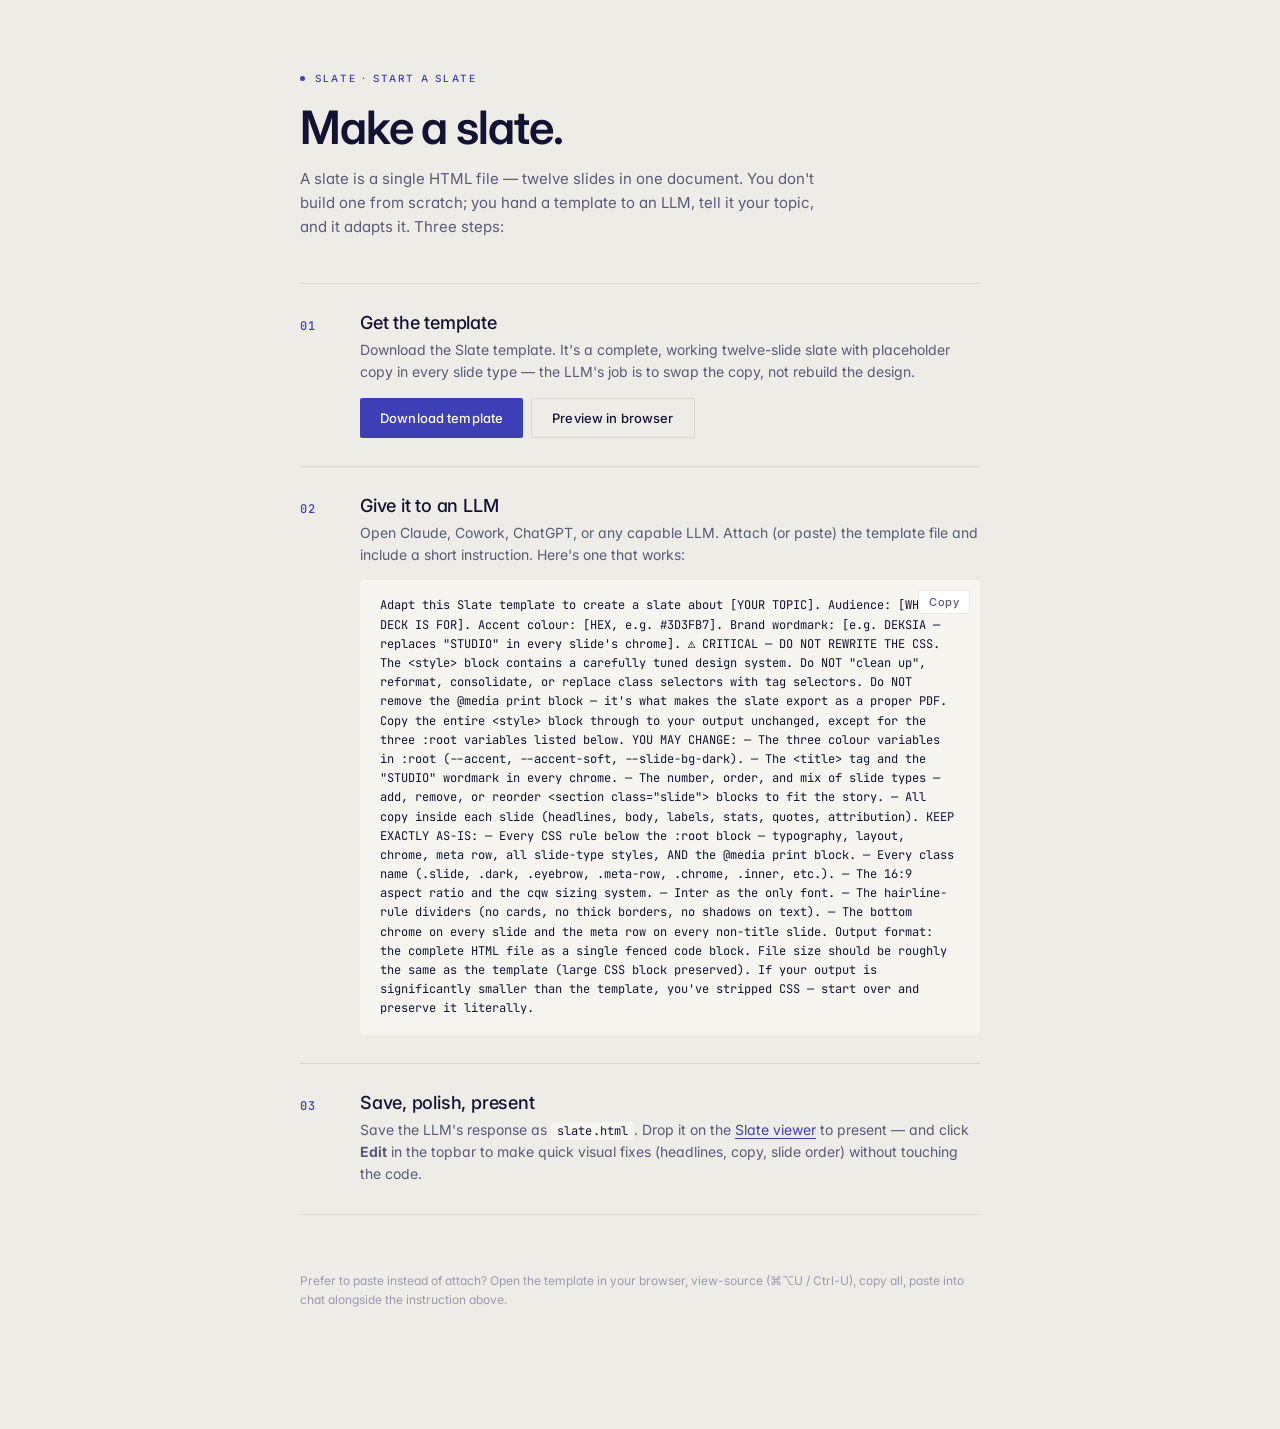
<file: start.html>
<!DOCTYPE html>
<html lang="en">
<head>
<meta charset="UTF-8" />
<meta name="viewport" content="width=device-width, initial-scale=1" />
<title>Slate — Start a slate</title>
<link rel="preconnect" href="https://fonts.googleapis.com">
<link rel="preconnect" href="https://fonts.gstatic.com" crossorigin>
<link href="https://fonts.googleapis.com/css2?family=Inter:wght@300;400;500;600;700&family=JetBrains+Mono:wght@400;500&display=swap" rel="stylesheet">
<style>
  :root{
    --bg:#EEECE6;
    --panel:#FFFFFF;
    --ink:#121332;
    --ink-muted:#585B7A;
    --ink-faint:#9A9CB3;
    --accent:#3D3FB7;
    --accent-hover:#4E50C9;
    --rule:rgba(18,19,50,0.09);
    --code-bg:#F5F4EF;
  }

  *{margin:0;padding:0;box-sizing:border-box;}
  html{-webkit-font-smoothing:antialiased;text-rendering:optimizeLegibility;scroll-behavior:smooth;}
  body{
    font-family:'Inter',system-ui,-apple-system,sans-serif;
    background:var(--bg);
    color:var(--ink);
    min-height:100vh;
    padding:72px 32px 120px;
    font-feature-settings:"ss01","cv11";
  }

  .page{max-width:680px;margin:0 auto;}

  .eyebrow{
    font-size:10px;font-weight:500;letter-spacing:.22em;
    text-transform:uppercase;color:var(--accent);
    margin-bottom:20px;
    display:flex;align-items:center;gap:10px;
  }
  .eyebrow::before{
    content:'';display:inline-block;
    width:5px;height:5px;border-radius:50%;background:var(--accent);
  }

  h1{
    font-size:46px;font-weight:600;letter-spacing:-.024em;
    line-height:1.02;margin-bottom:16px;
  }

  .lede{
    font-size:15px;line-height:1.6;color:var(--ink-muted);
    margin-bottom:44px;max-width:540px;
  }

  /* --- steps --- */
  .steps{
    display:flex;flex-direction:column;gap:0;
    margin-bottom:40px;
  }
  .step{
    display:grid;
    grid-template-columns:40px 1fr;
    gap:20px;
    padding:28px 0;
    border-top:1px solid var(--rule);
    align-items:start;
  }
  .step:last-child{border-bottom:1px solid var(--rule);}
  .step-num{
    font-family:'JetBrains Mono', ui-monospace, monospace;
    font-size:12px;font-weight:500;color:var(--accent);
    letter-spacing:.08em;
    padding-top:6px;
  }
  .step-body h2{
    font-size:18px;font-weight:500;letter-spacing:-.012em;
    margin-bottom:6px;color:var(--ink);
  }
  .step-body p{
    font-size:14px;line-height:1.6;color:var(--ink-muted);
    margin-bottom:14px;
  }
  .step-body p:last-child{margin-bottom:0;}
  .step-body p code{
    font-family:'JetBrains Mono', ui-monospace, monospace;
    font-size:12px;
    background:var(--code-bg);
    padding:1px 6px;
    border-radius:3px;
    color:var(--ink);
    letter-spacing:.01em;
  }

  /* --- buttons --- */
  .btn{
    display:inline-flex;align-items:center;gap:8px;
    font-family:'Inter',sans-serif;
    font-size:13px;font-weight:500;letter-spacing:.01em;
    padding:11px 20px;
    border:none;border-radius:2px;
    cursor:pointer;
    text-decoration:none;
    transition:background .15s ease, transform .15s ease, color .15s ease, border-color .15s ease;
  }
  .btn.primary{
    background:var(--accent);color:#FFFFFF;
  }
  .btn.primary:hover{background:var(--accent-hover);}
  .btn.primary:active{transform:scale(.98);}
  .btn.primary.copied{background:#1F5F3A;}
  .btn.ghost{
    background:transparent;
    color:var(--ink);
    border:1px solid var(--rule);
  }
  .btn.ghost:hover{border-color:var(--ink);}

  .actions{
    display:flex;gap:8px;flex-wrap:wrap;
    margin-top:4px;
  }

  /* --- instruction snippet --- */
  .snippet{
    position:relative;
    background:var(--code-bg);
    border-radius:4px;
    padding:16px 20px;
    margin-top:8px;
    font-family:'JetBrains Mono', ui-monospace, monospace;
    font-size:12px;line-height:1.6;
    color:var(--ink);
  }
  .snippet .copy{
    position:absolute;top:10px;right:10px;
    font-family:'Inter',sans-serif;font-size:11px;font-weight:500;
    padding:4px 10px;
    background:var(--panel);color:var(--ink-muted);
    border:1px solid var(--rule);border-radius:2px;
    cursor:pointer;letter-spacing:.04em;
    transition:color .15s ease, border-color .15s ease;
  }
  .snippet .copy:hover{color:var(--accent);border-color:var(--accent);}
  .snippet .copy.copied{color:#1F5F3A;border-color:#1F5F3A;}

  /* --- footer --- */
  .footer{
    margin-top:56px;
    font-size:12px;line-height:1.6;color:var(--ink-faint);
  }
  .footer a{
    color:var(--ink-muted);text-decoration:none;
    border-bottom:1px solid var(--rule);
  }
  .footer a:hover{color:var(--accent);border-color:var(--accent);}

  /* --- toast --- */
  .toast{
    position:fixed;top:24px;left:50%;transform:translateX(-50%) translateY(-12px);
    background:var(--ink);color:#FFFFFF;
    padding:10px 16px;border-radius:2px;
    font-size:12px;font-weight:500;letter-spacing:.04em;
    opacity:0;pointer-events:none;
    transition:opacity .25s ease, transform .25s ease;
    z-index:100;
    box-shadow:0 4px 12px rgba(0,0,0,0.12);
  }
  .toast.visible{
    opacity:1;transform:translateX(-50%) translateY(0);
  }

  @media (max-width:560px){
    body{padding:40px 20px 80px;}
    h1{font-size:36px;}
    .step{grid-template-columns:32px 1fr;gap:14px;padding:22px 0;}
  }
</style>
</head>
<body>

<main class="page">
  <div class="eyebrow">Slate · Start a slate</div>
  <h1>Make a slate.</h1>
  <p class="lede">A slate is a single HTML file — twelve slides in one document. You don't build one from scratch; you hand a template to an LLM, tell it your topic, and it adapts it. Three steps:</p>

  <div class="steps">

    <div class="step">
      <div class="step-num">01</div>
      <div class="step-body">
        <h2>Get the template</h2>
        <p>Download the Slate template. It's a complete, working twelve-slide slate with placeholder copy in every slide type — the LLM's job is to swap the copy, not rebuild the design.</p>
        <div class="actions">
          <a class="btn primary" href="template.html" download="slate-template.html">Download template</a>
          <a class="btn ghost" href="template.html" target="_blank">Preview in browser</a>
        </div>
      </div>
    </div>

    <div class="step">
      <div class="step-num">02</div>
      <div class="step-body">
        <h2>Give it to an LLM</h2>
        <p>Open Claude, Cowork, ChatGPT, or any capable LLM. Attach (or paste) the template file and include a short instruction. Here's one that works:</p>
        <div class="snippet">
          <button class="copy" id="copy-btn">Copy</button>
<span id="instruction">Adapt this Slate template to create a slate about [YOUR TOPIC].
Audience: [WHO THE DECK IS FOR].
Accent colour: [HEX, e.g. #3D3FB7].
Brand wordmark: [e.g. DEKSIA — replaces "STUDIO" in every slide's chrome].

⚠ CRITICAL — DO NOT REWRITE THE CSS.
The &lt;style&gt; block contains a carefully tuned design system. Do NOT
"clean up", reformat, consolidate, or replace class selectors with
tag selectors. Do NOT remove the @media print block — it's what makes
the slate export as a proper PDF. Copy the entire &lt;style&gt; block through
to your output unchanged, except for the three :root variables listed below.

YOU MAY CHANGE:
— The three colour variables in :root (--accent, --accent-soft, --slide-bg-dark).
— The &lt;title&gt; tag and the "STUDIO" wordmark in every chrome.
— The number, order, and mix of slide types — add, remove, or reorder
  &lt;section class="slide"&gt; blocks to fit the story.
— All copy inside each slide (headlines, body, labels, stats, quotes, attribution).

KEEP EXACTLY AS-IS:
— Every CSS rule below the :root block — typography, layout, chrome, meta row,
  all slide-type styles, AND the @media print block.
— Every class name (.slide, .dark, .eyebrow, .meta-row, .chrome, .inner, etc.).
— The 16:9 aspect ratio and the cqw sizing system.
— Inter as the only font.
— The hairline-rule dividers (no cards, no thick borders, no shadows on text).
— The bottom chrome on every slide and the meta row on every non-title slide.

Output format: the complete HTML file as a single fenced code block.
File size should be roughly the same as the template (large CSS block
preserved). If your output is significantly smaller than the template,
you've stripped CSS — start over and preserve it literally.</span>
        </div>
      </div>
    </div>

    <div class="step">
      <div class="step-num">03</div>
      <div class="step-body">
        <h2>Save, polish, present</h2>
        <p>Save the LLM's response as <code>slate.html</code>. Drop it on the <a href="index.html" style="color:var(--accent);text-decoration:none;border-bottom:1px solid currentColor;">Slate viewer</a> to present — and click <strong>Edit</strong> in the topbar to make quick visual fixes (headlines, copy, slide order) without touching the code.</p>
      </div>
    </div>

  </div>

  <div class="footer">
    Prefer to paste instead of attach? Open the template in your browser, view-source (⌘⌥U / Ctrl-U), copy all, paste into chat alongside the instruction above.
  </div>

</main>

<div class="toast" id="toast">Instruction copied</div>

<script>
  const copyBtn = document.getElementById('copy-btn');
  const instruction = document.getElementById('instruction');
  const toast = document.getElementById('toast');
  let resetTimer;

  copyBtn.addEventListener('click', async () => {
    try {
      await navigator.clipboard.writeText(instruction.textContent);
      copyBtn.classList.add('copied');
      copyBtn.textContent = 'Copied ✓';
      toast.classList.add('visible');
      clearTimeout(resetTimer);
      resetTimer = setTimeout(() => {
        copyBtn.classList.remove('copied');
        copyBtn.textContent = 'Copy';
        toast.classList.remove('visible');
      }, 2000);
    } catch (err) {
      const range = document.createRange();
      range.selectNode(instruction);
      window.getSelection().removeAllRanges();
      window.getSelection().addRange(range);
      copyBtn.textContent = 'Select + copy';
    }
  });
</script>

</body>
</html>
</file>
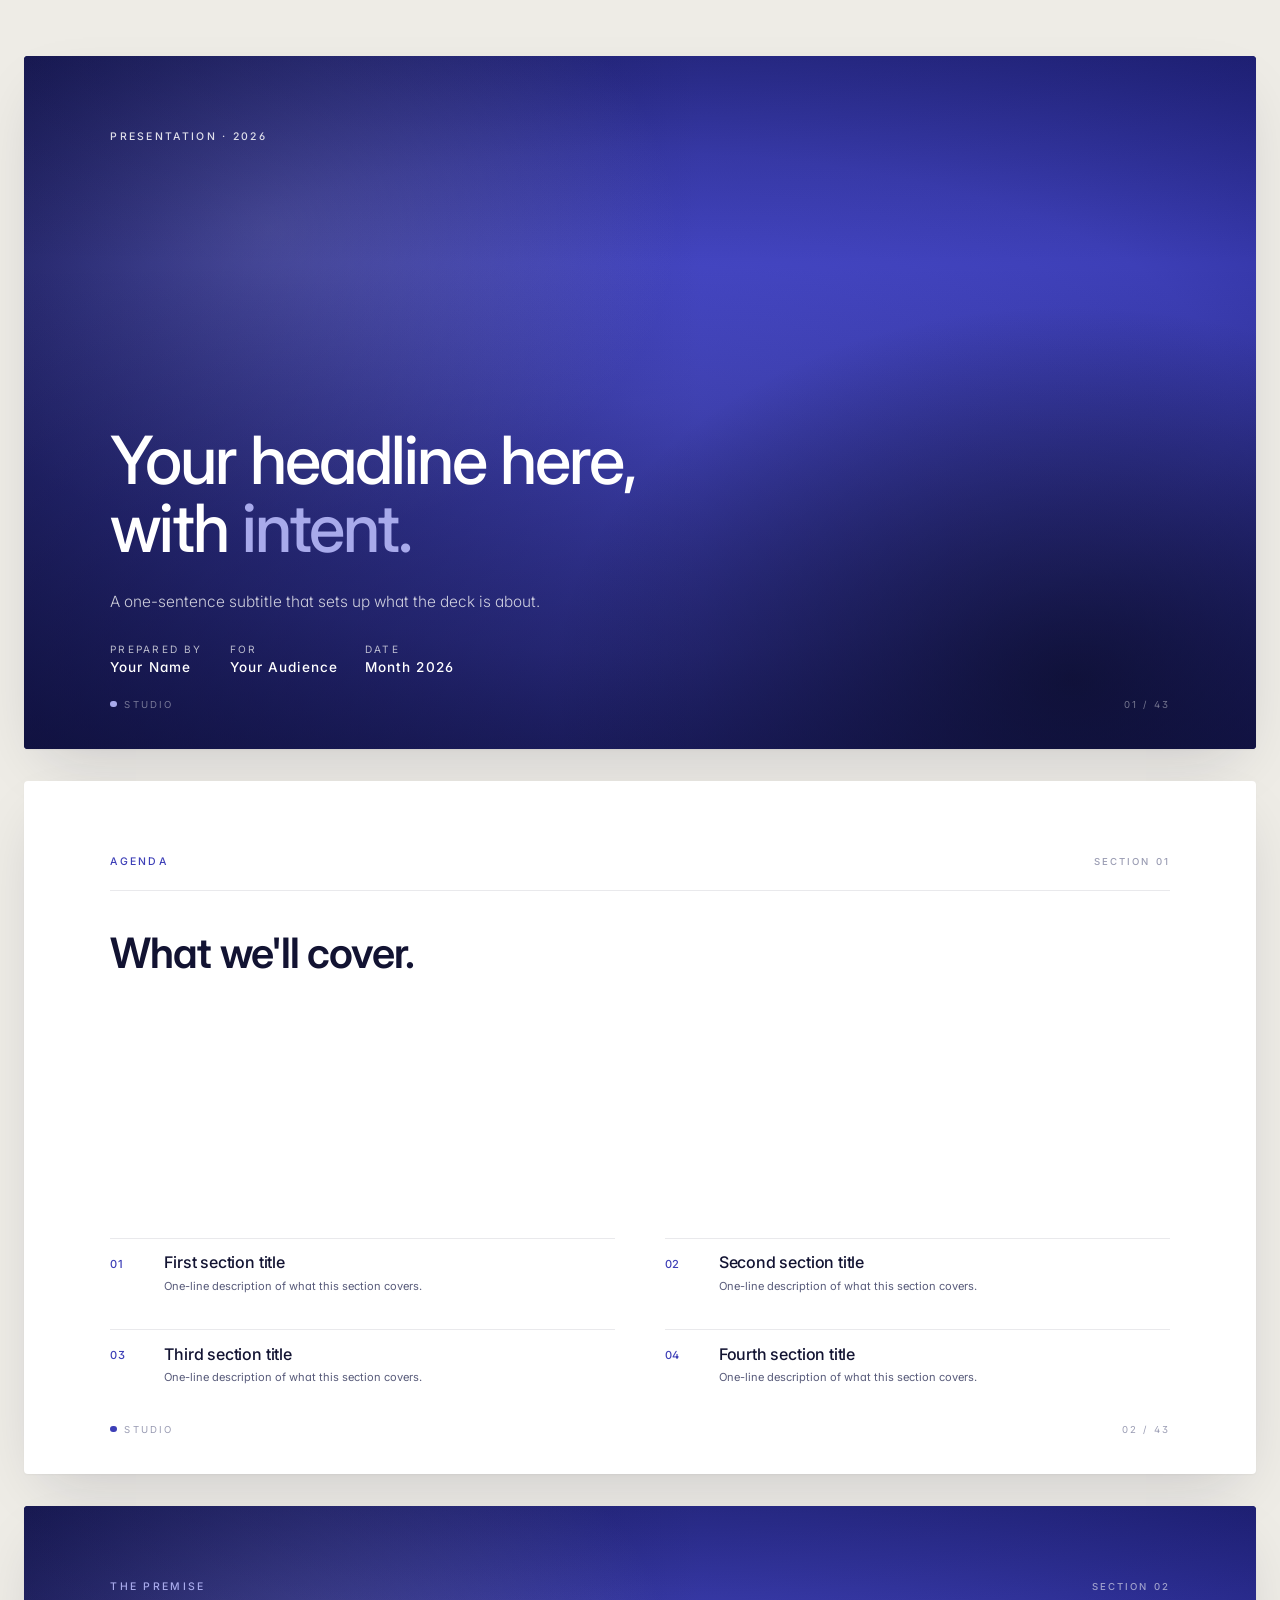
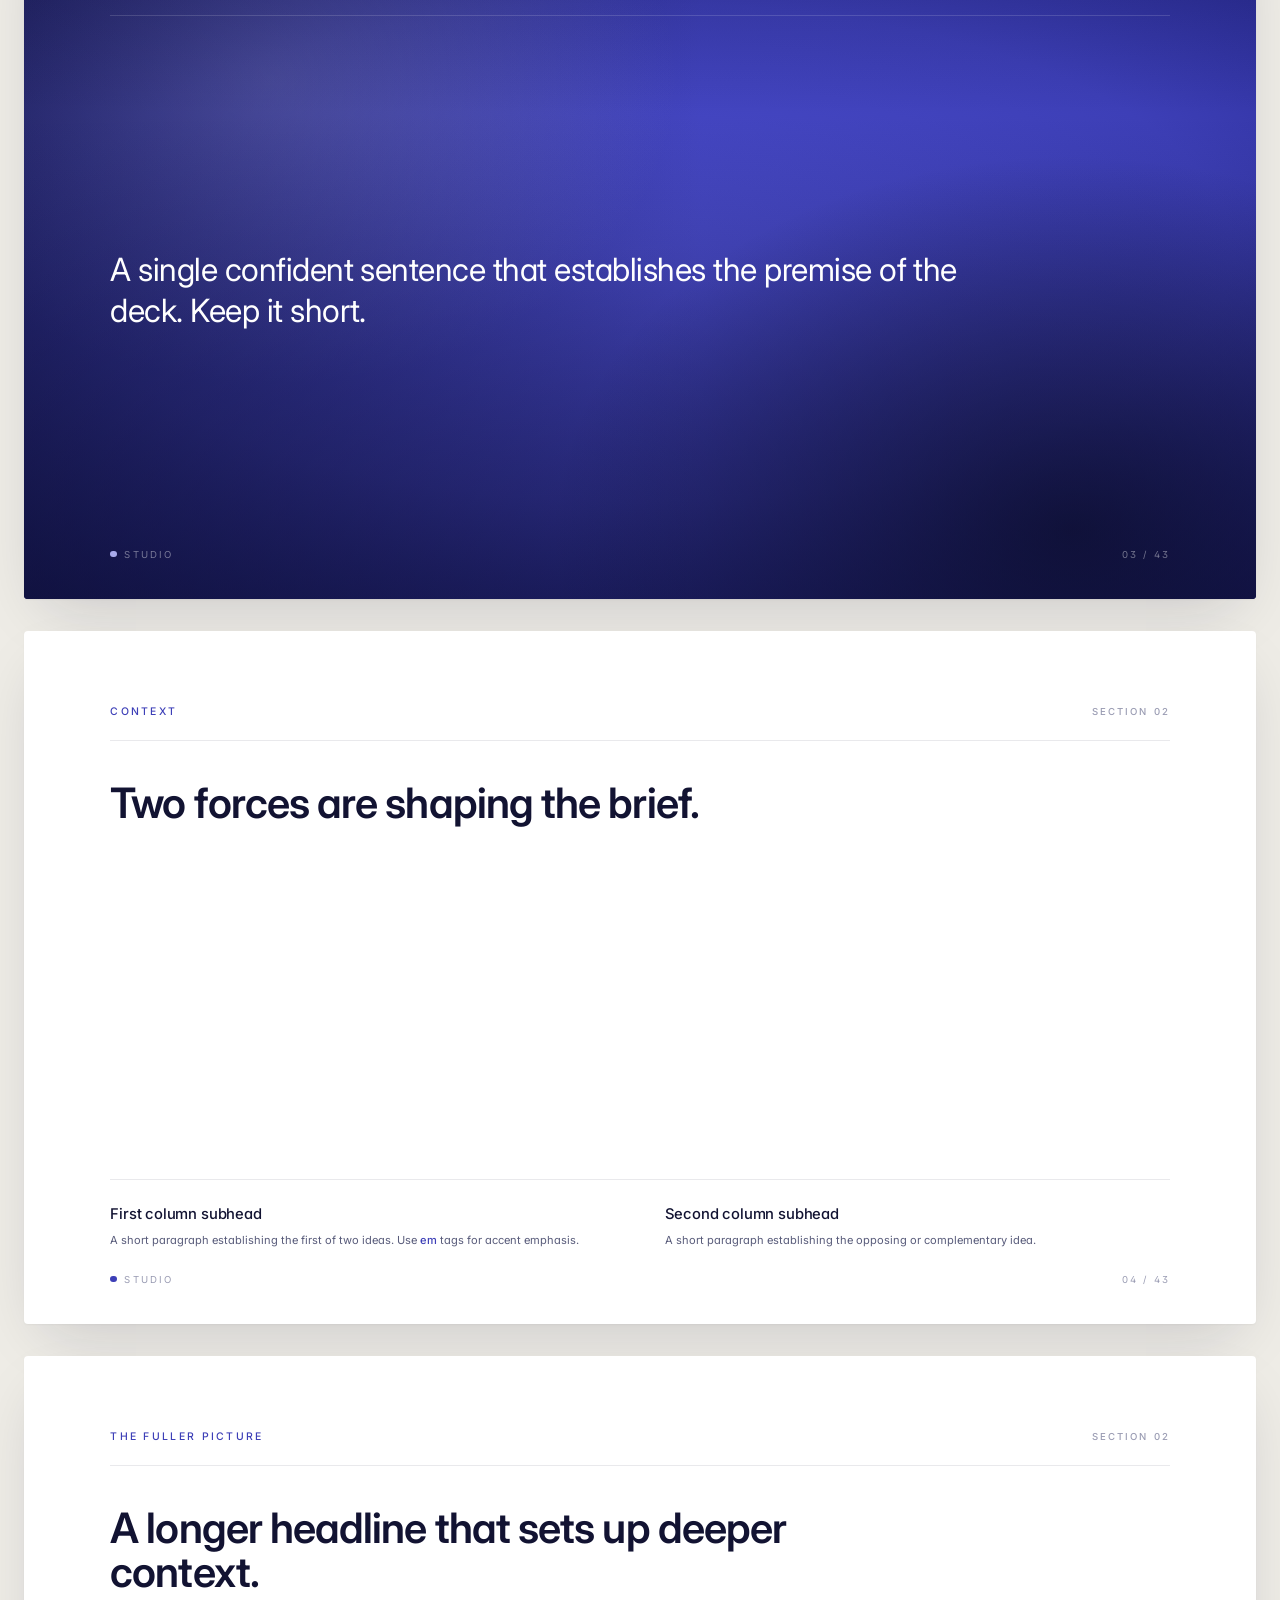
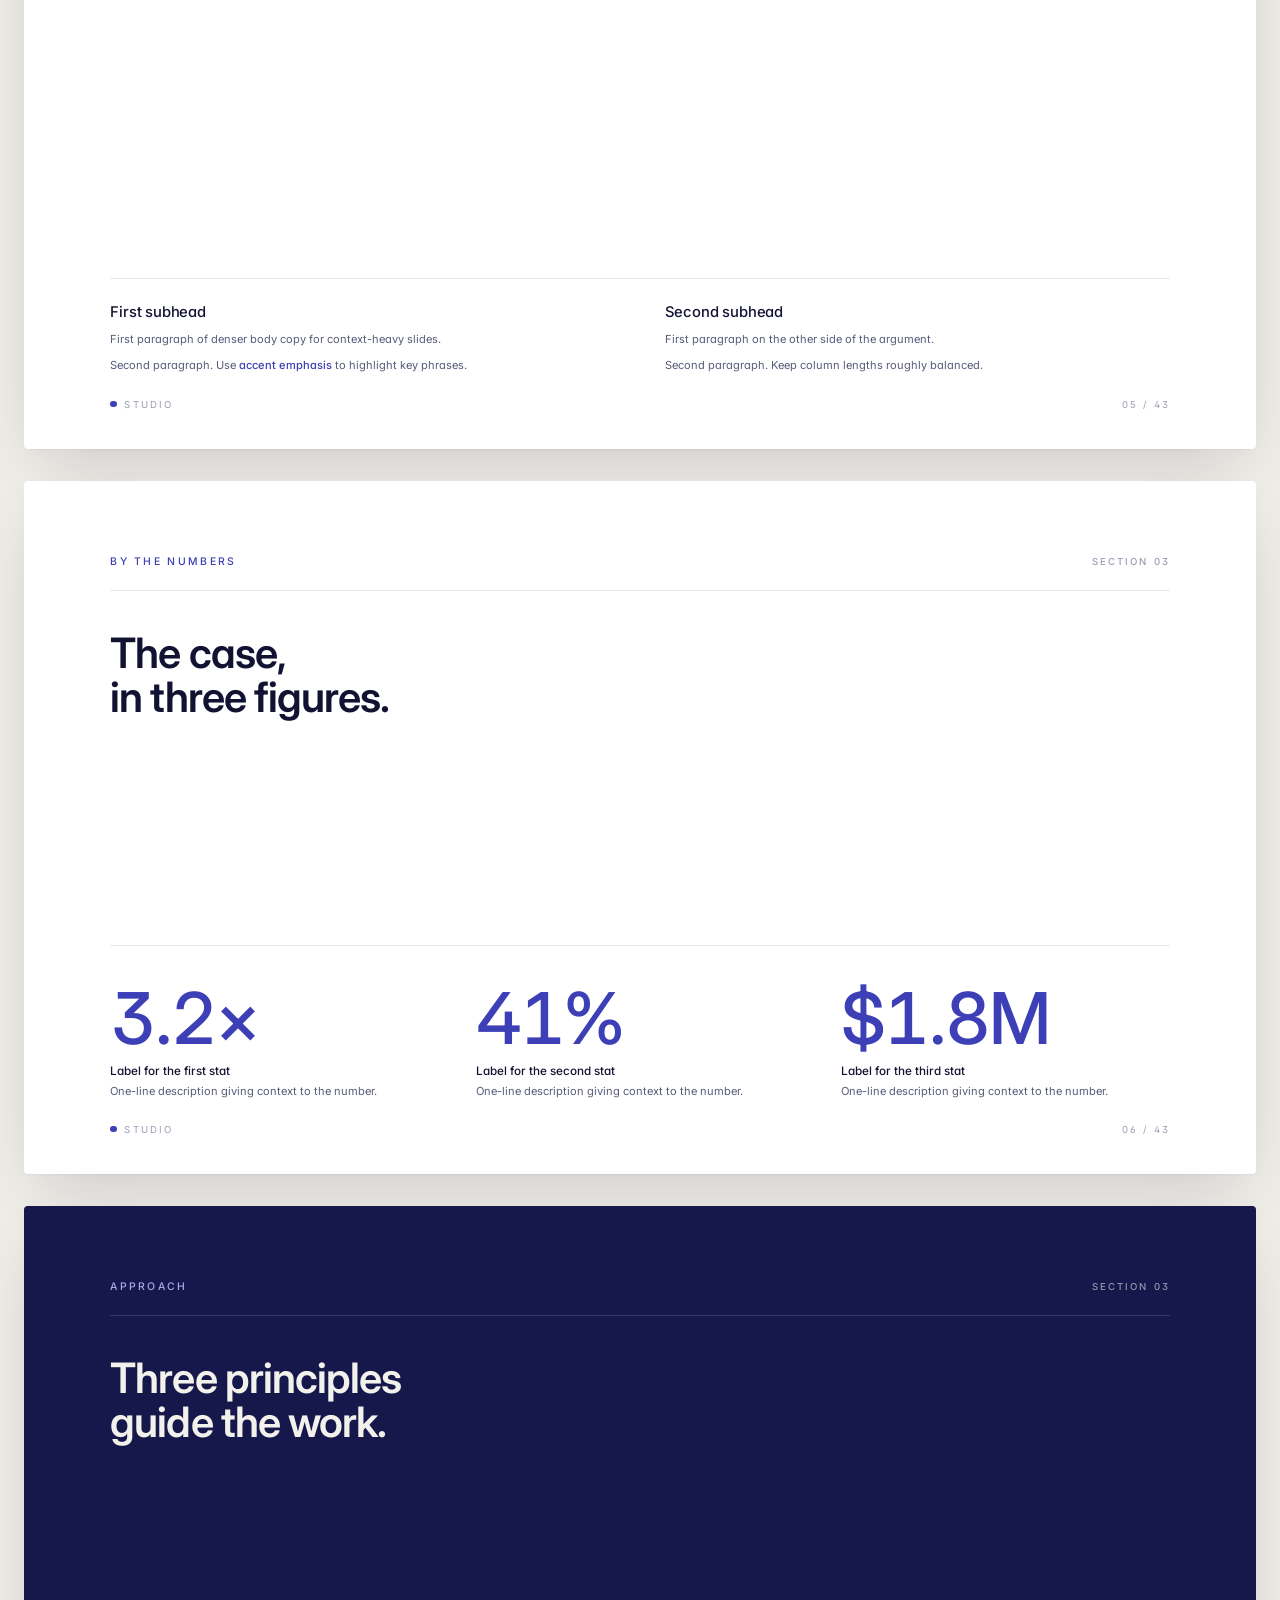
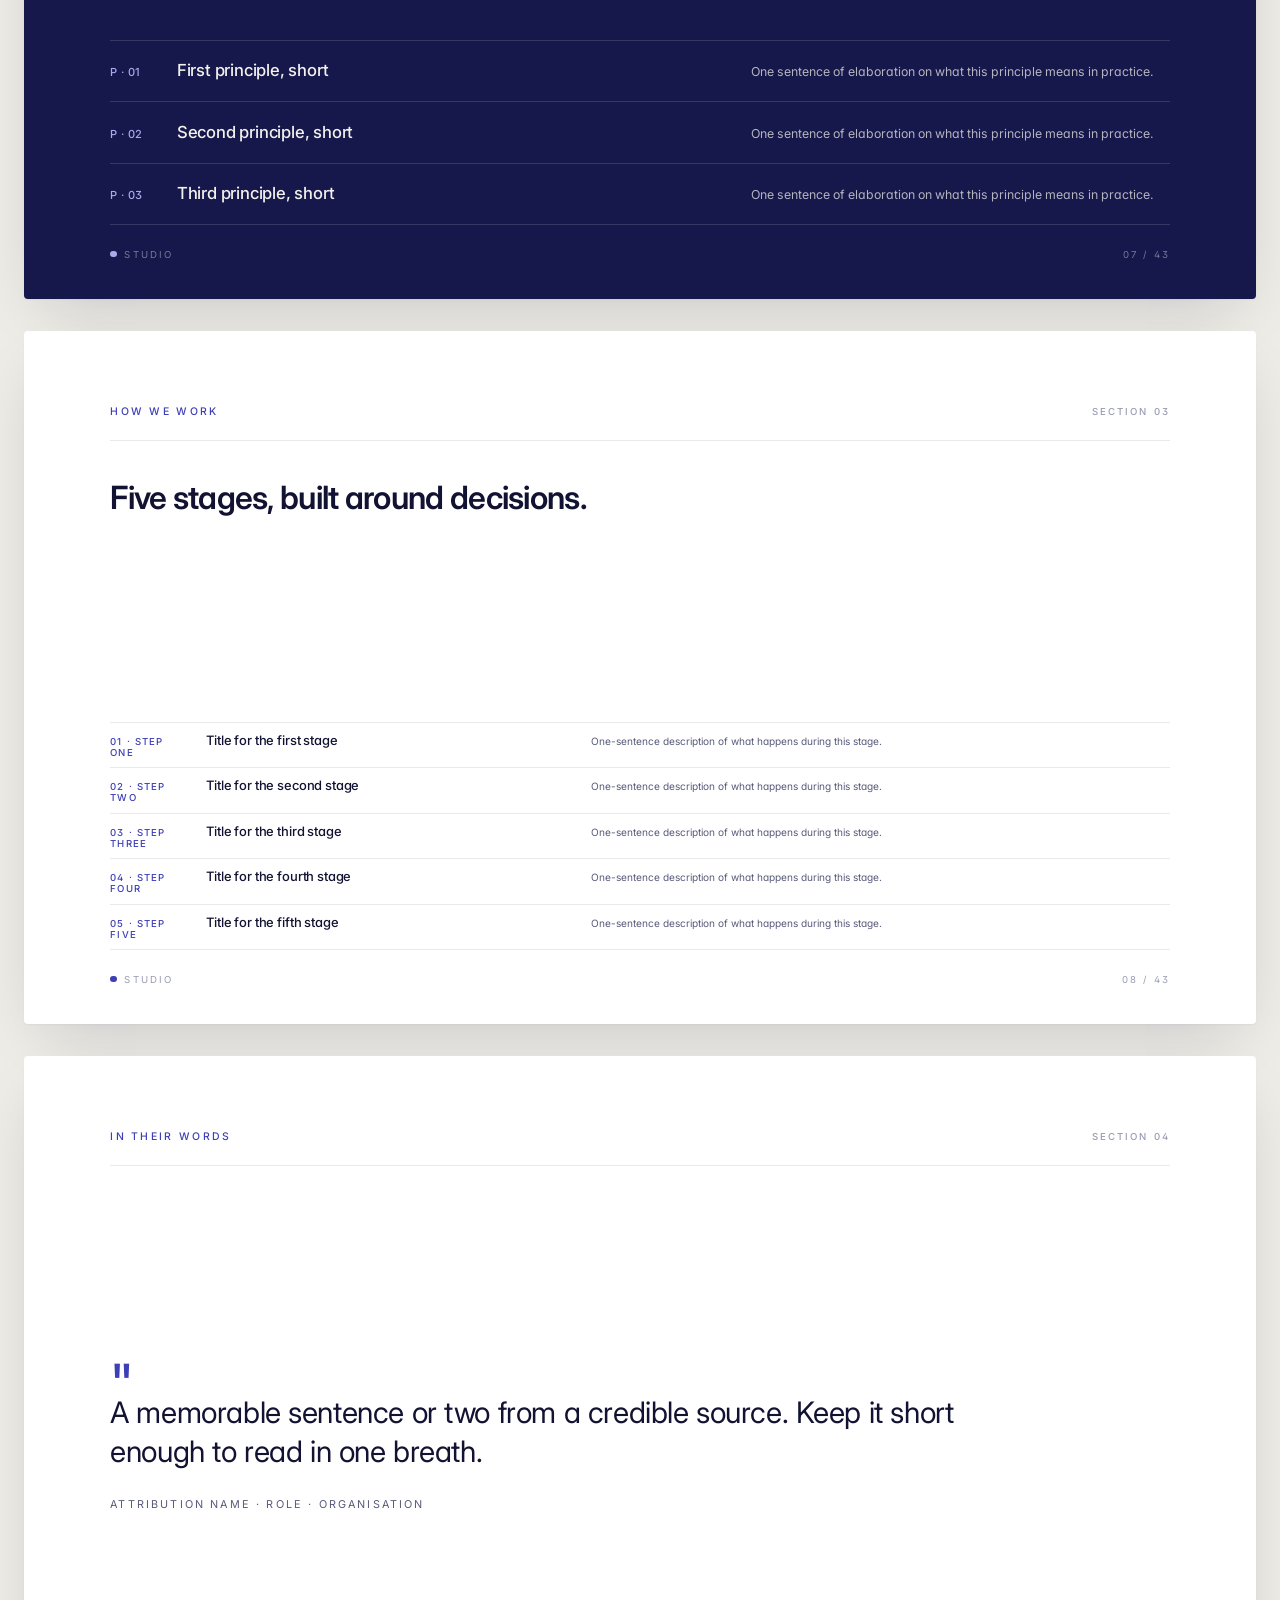
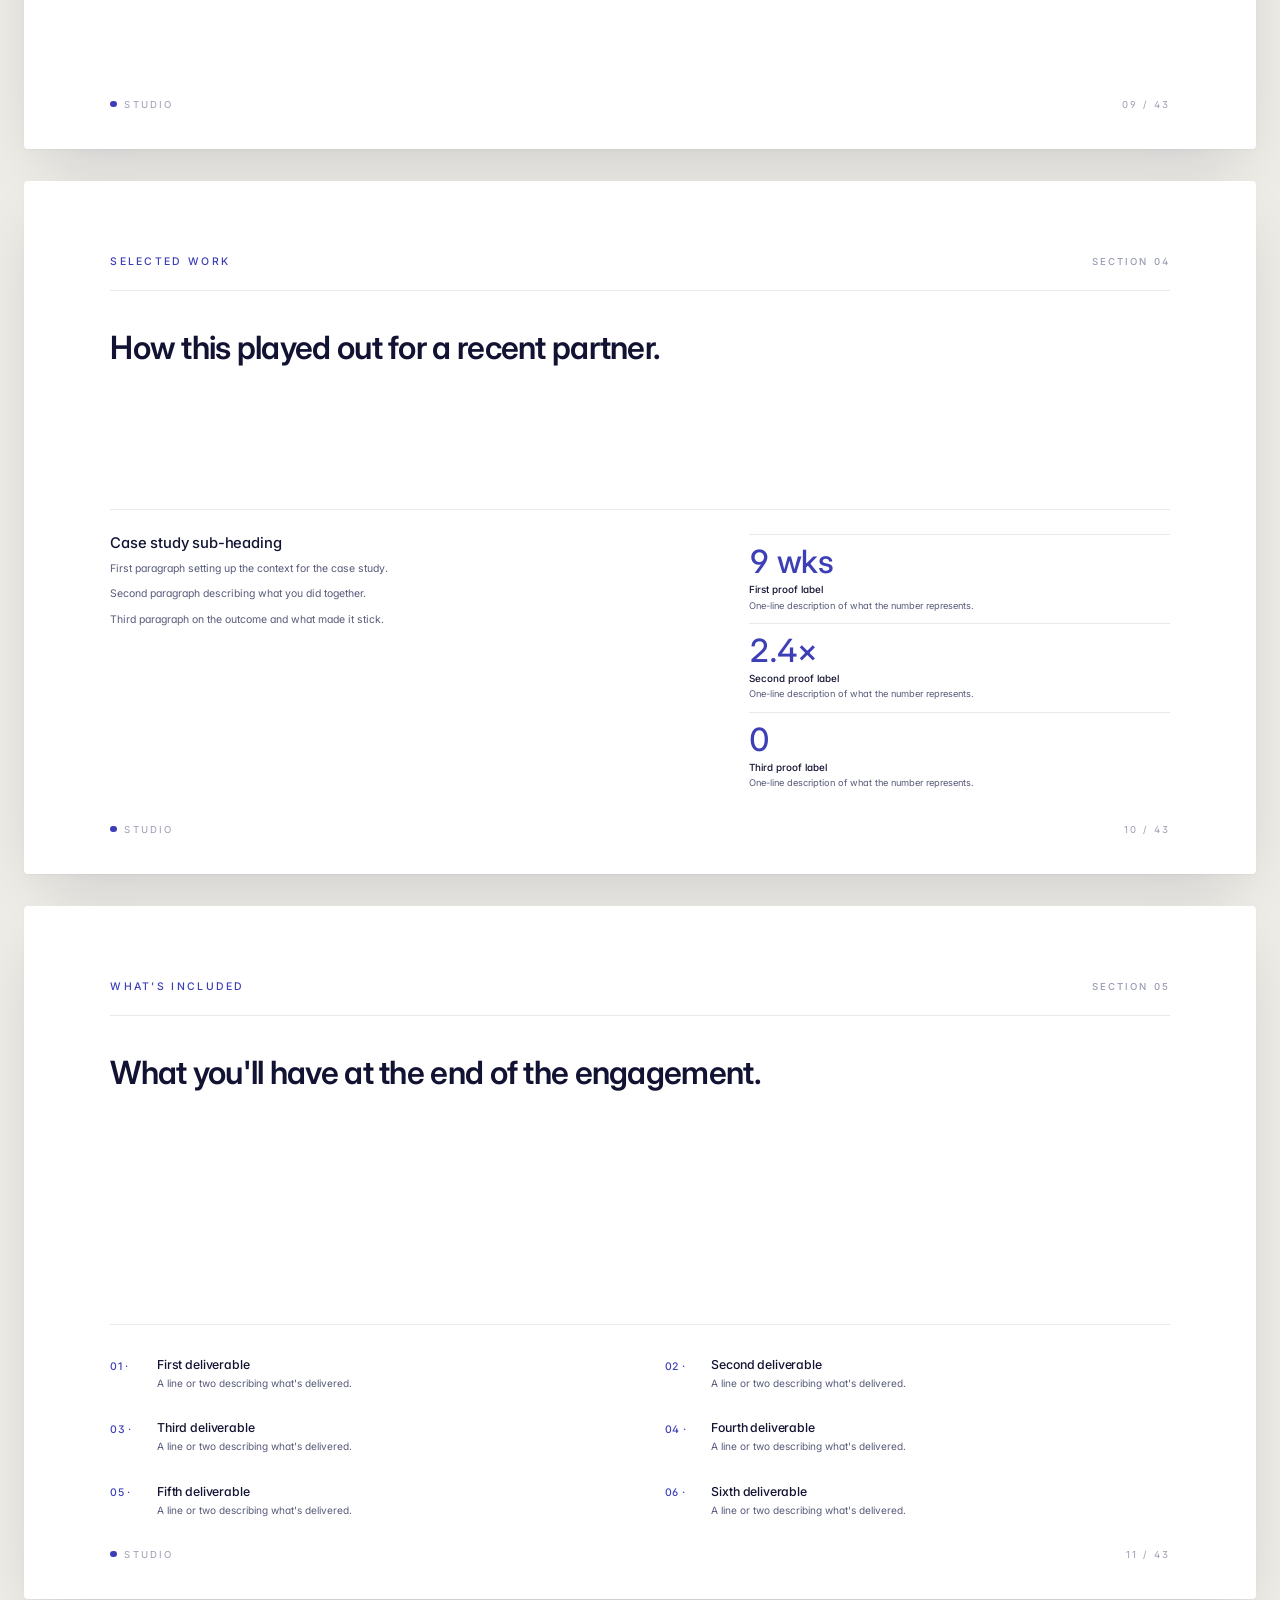
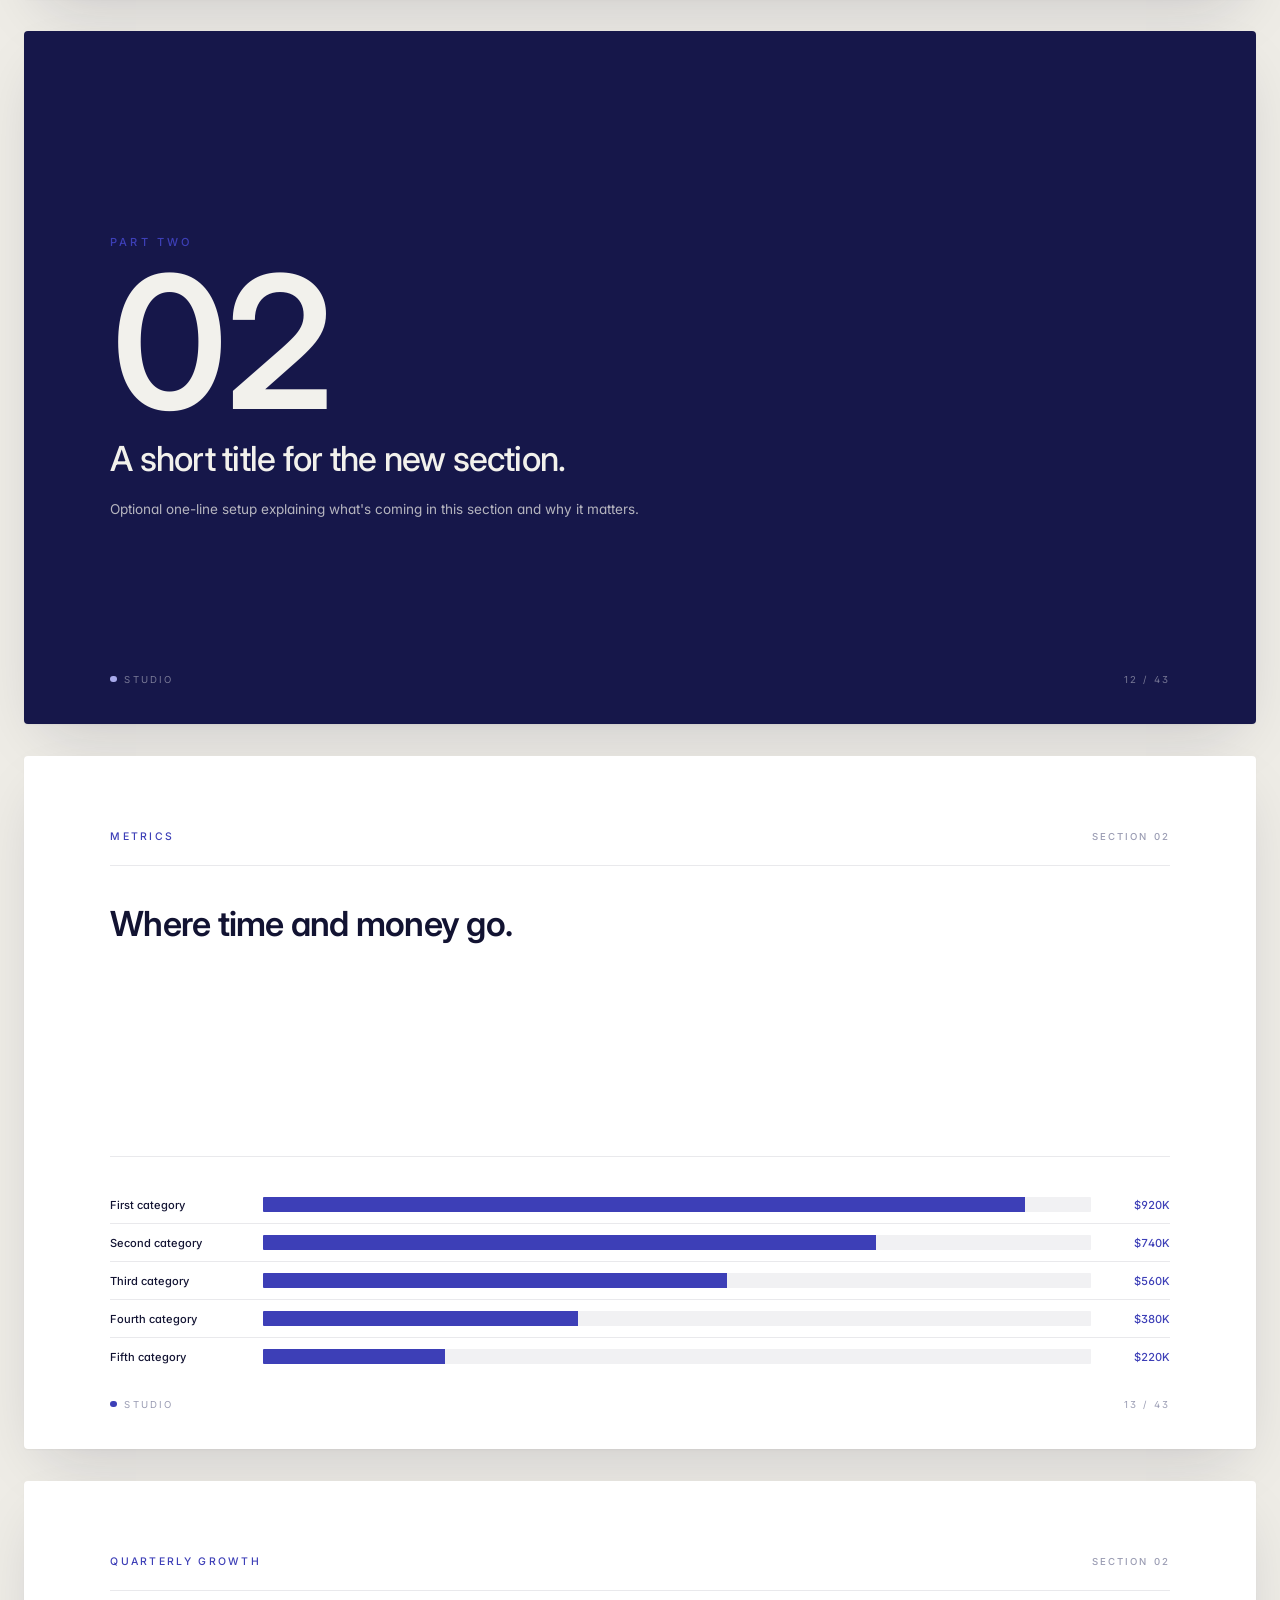
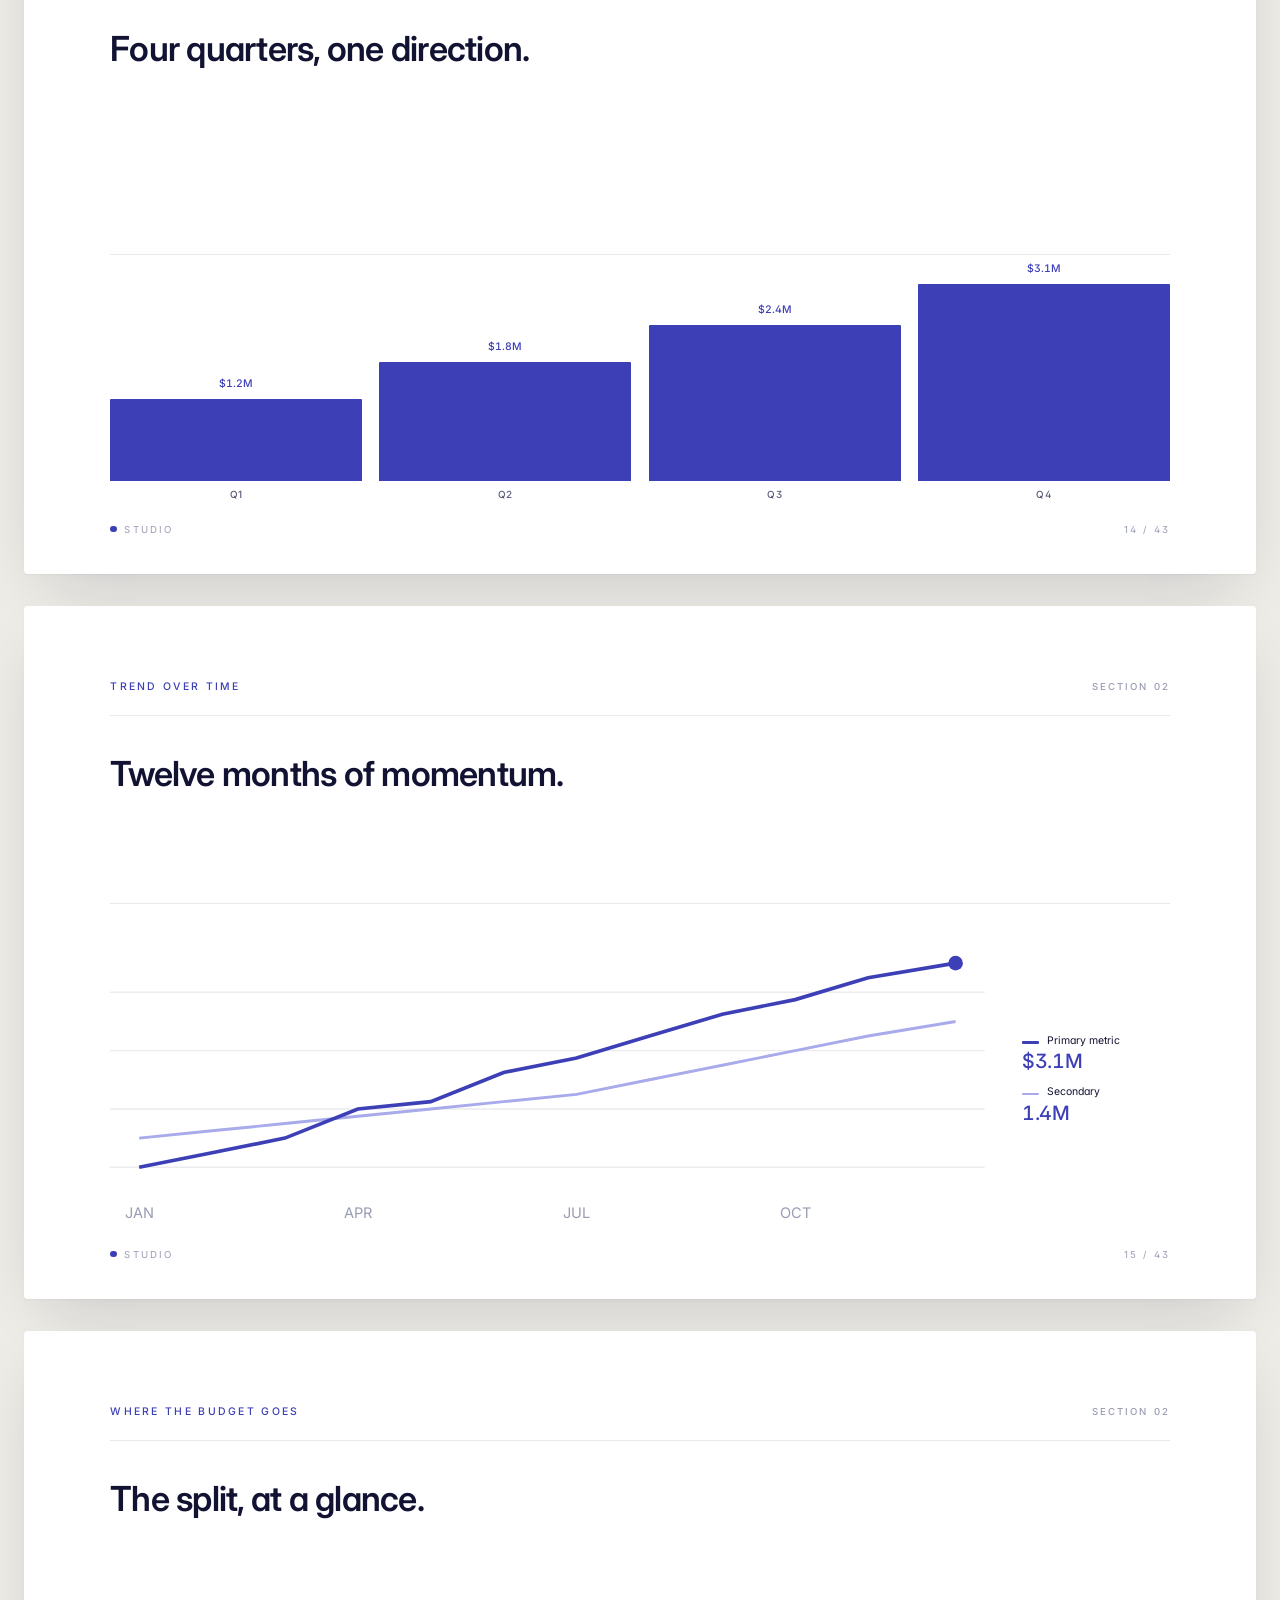
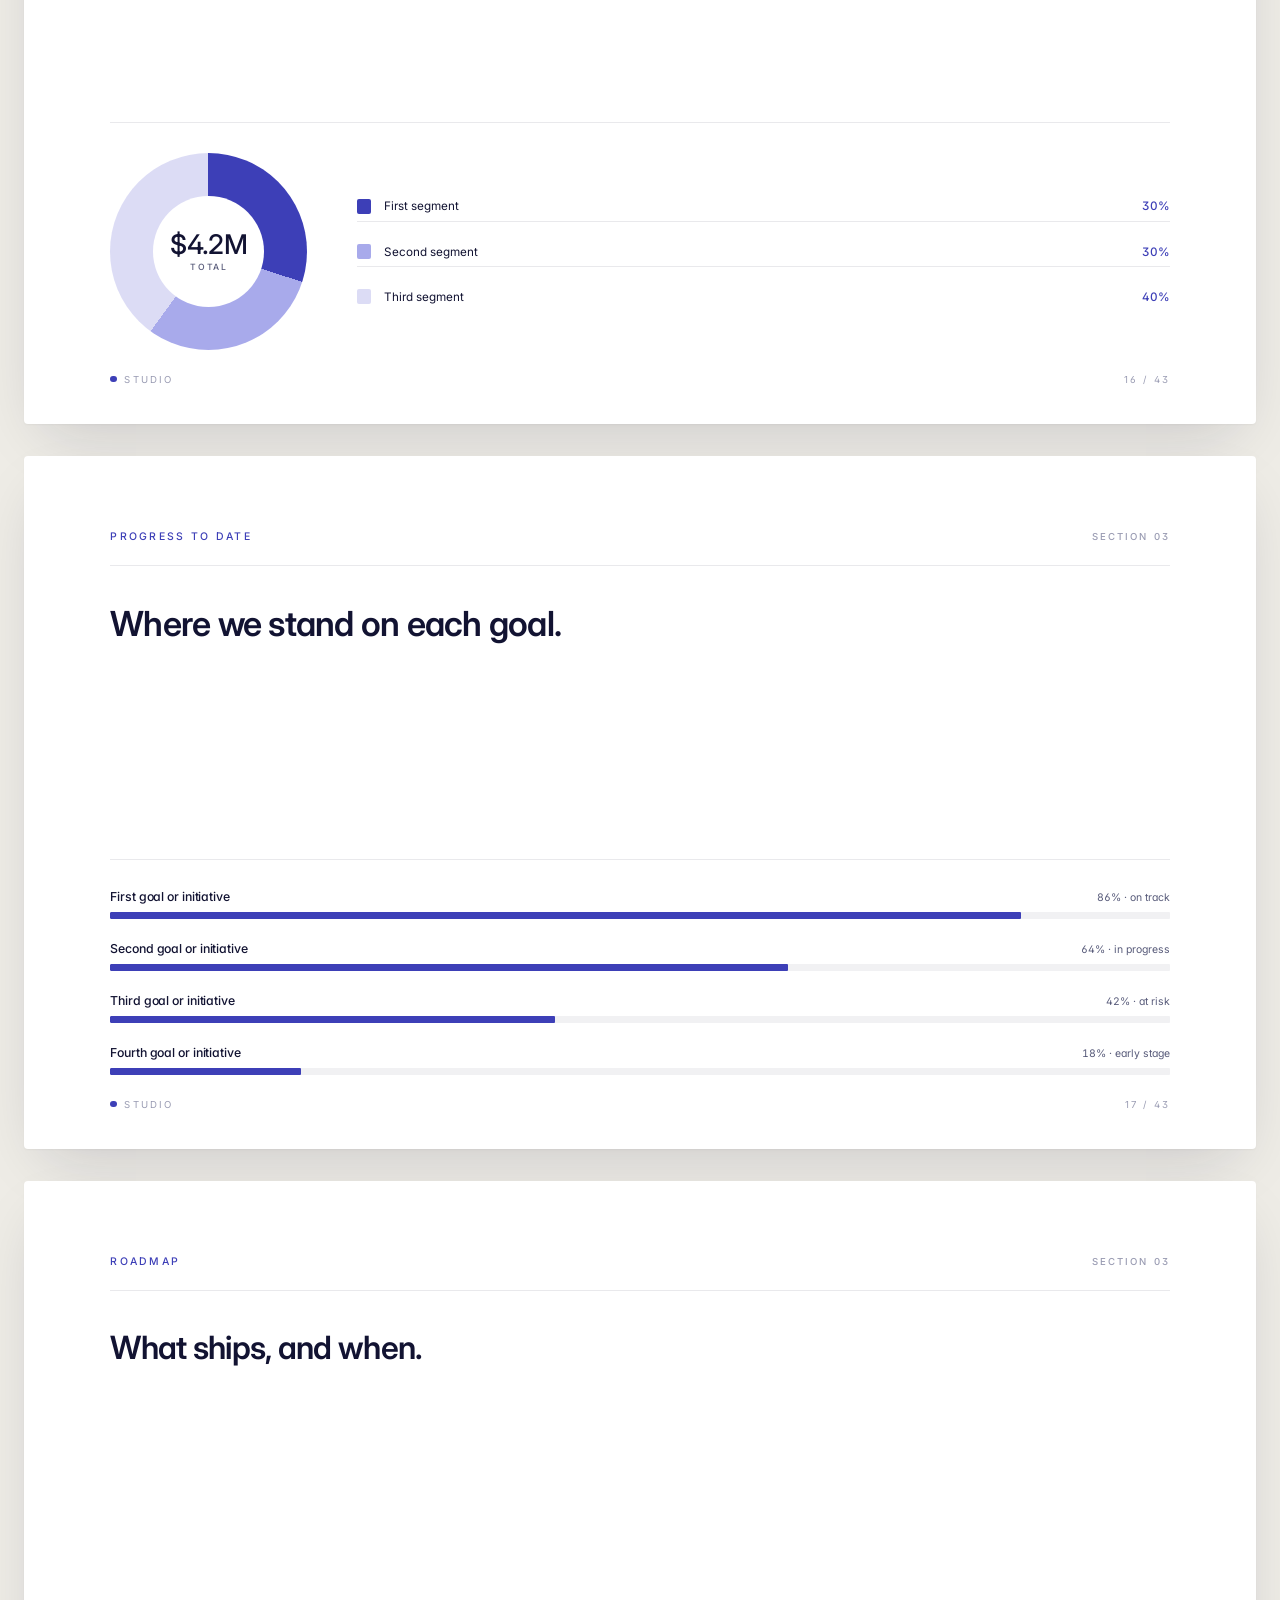
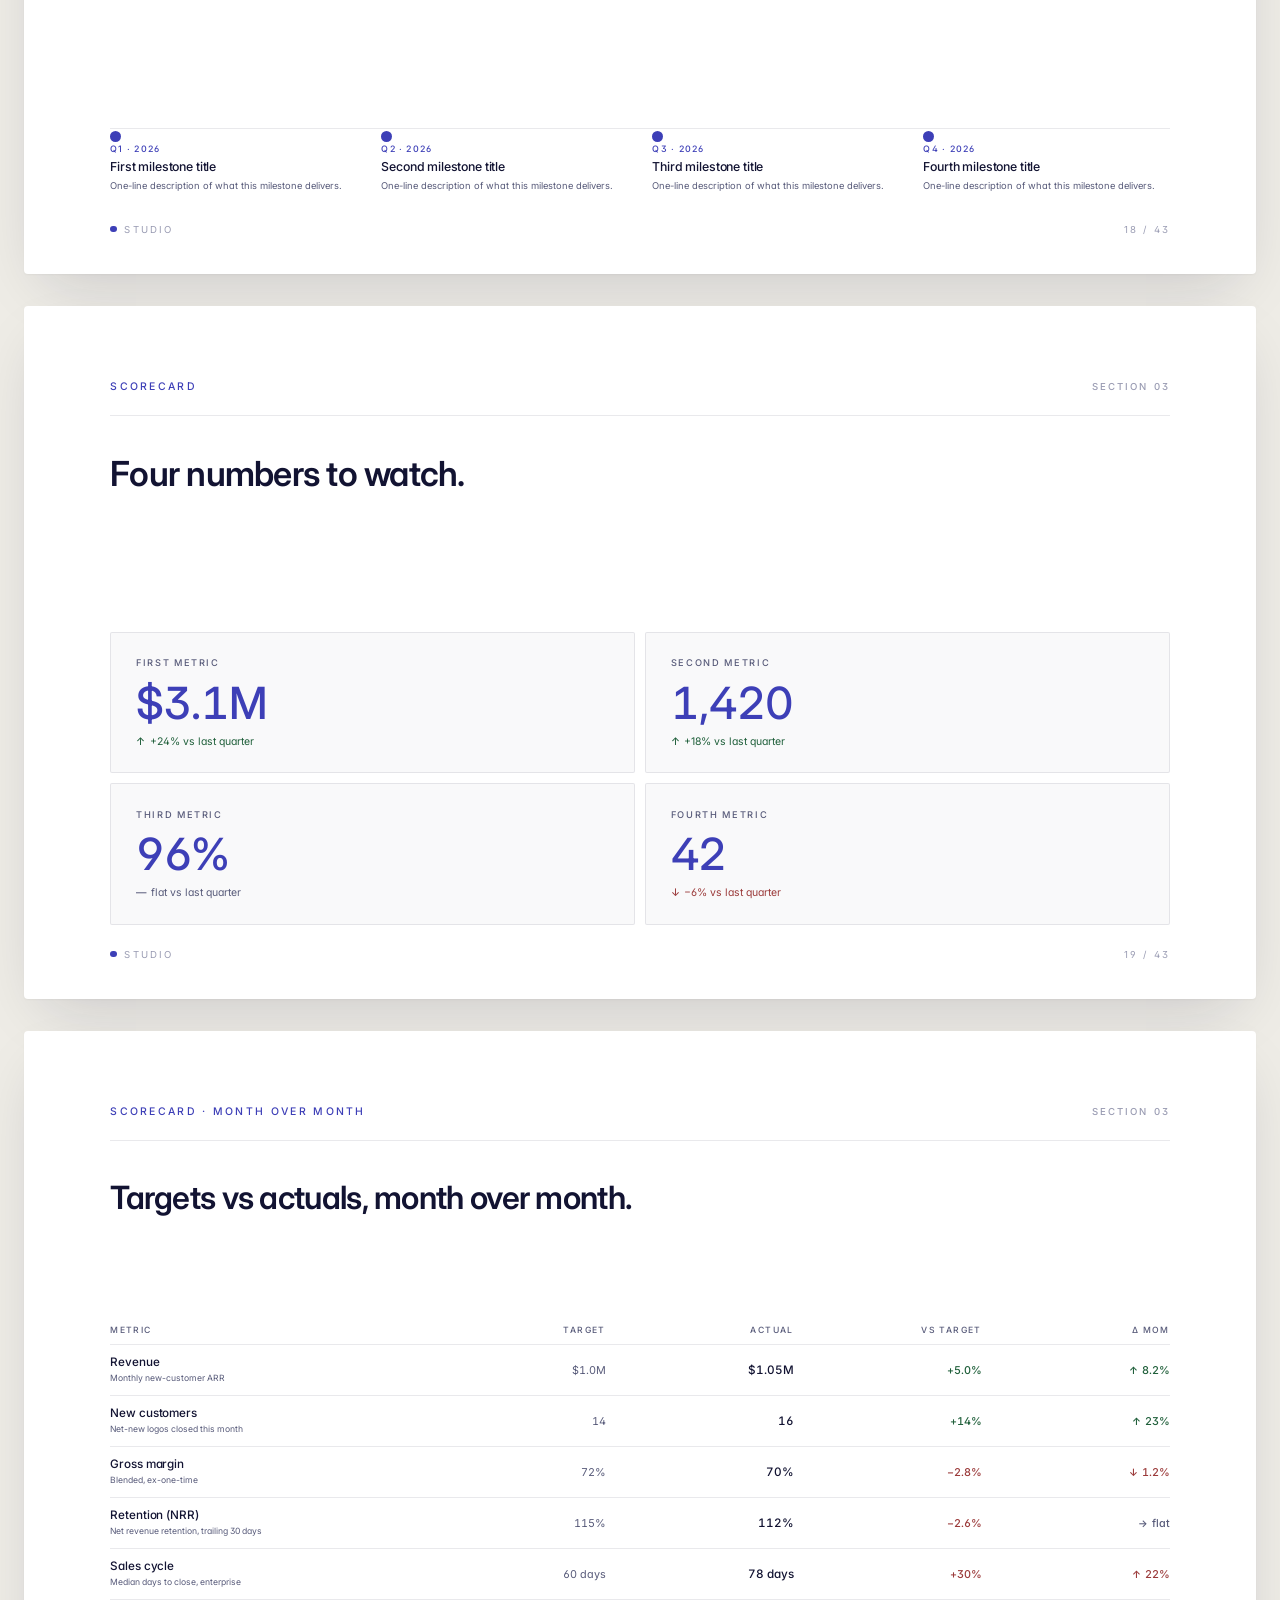
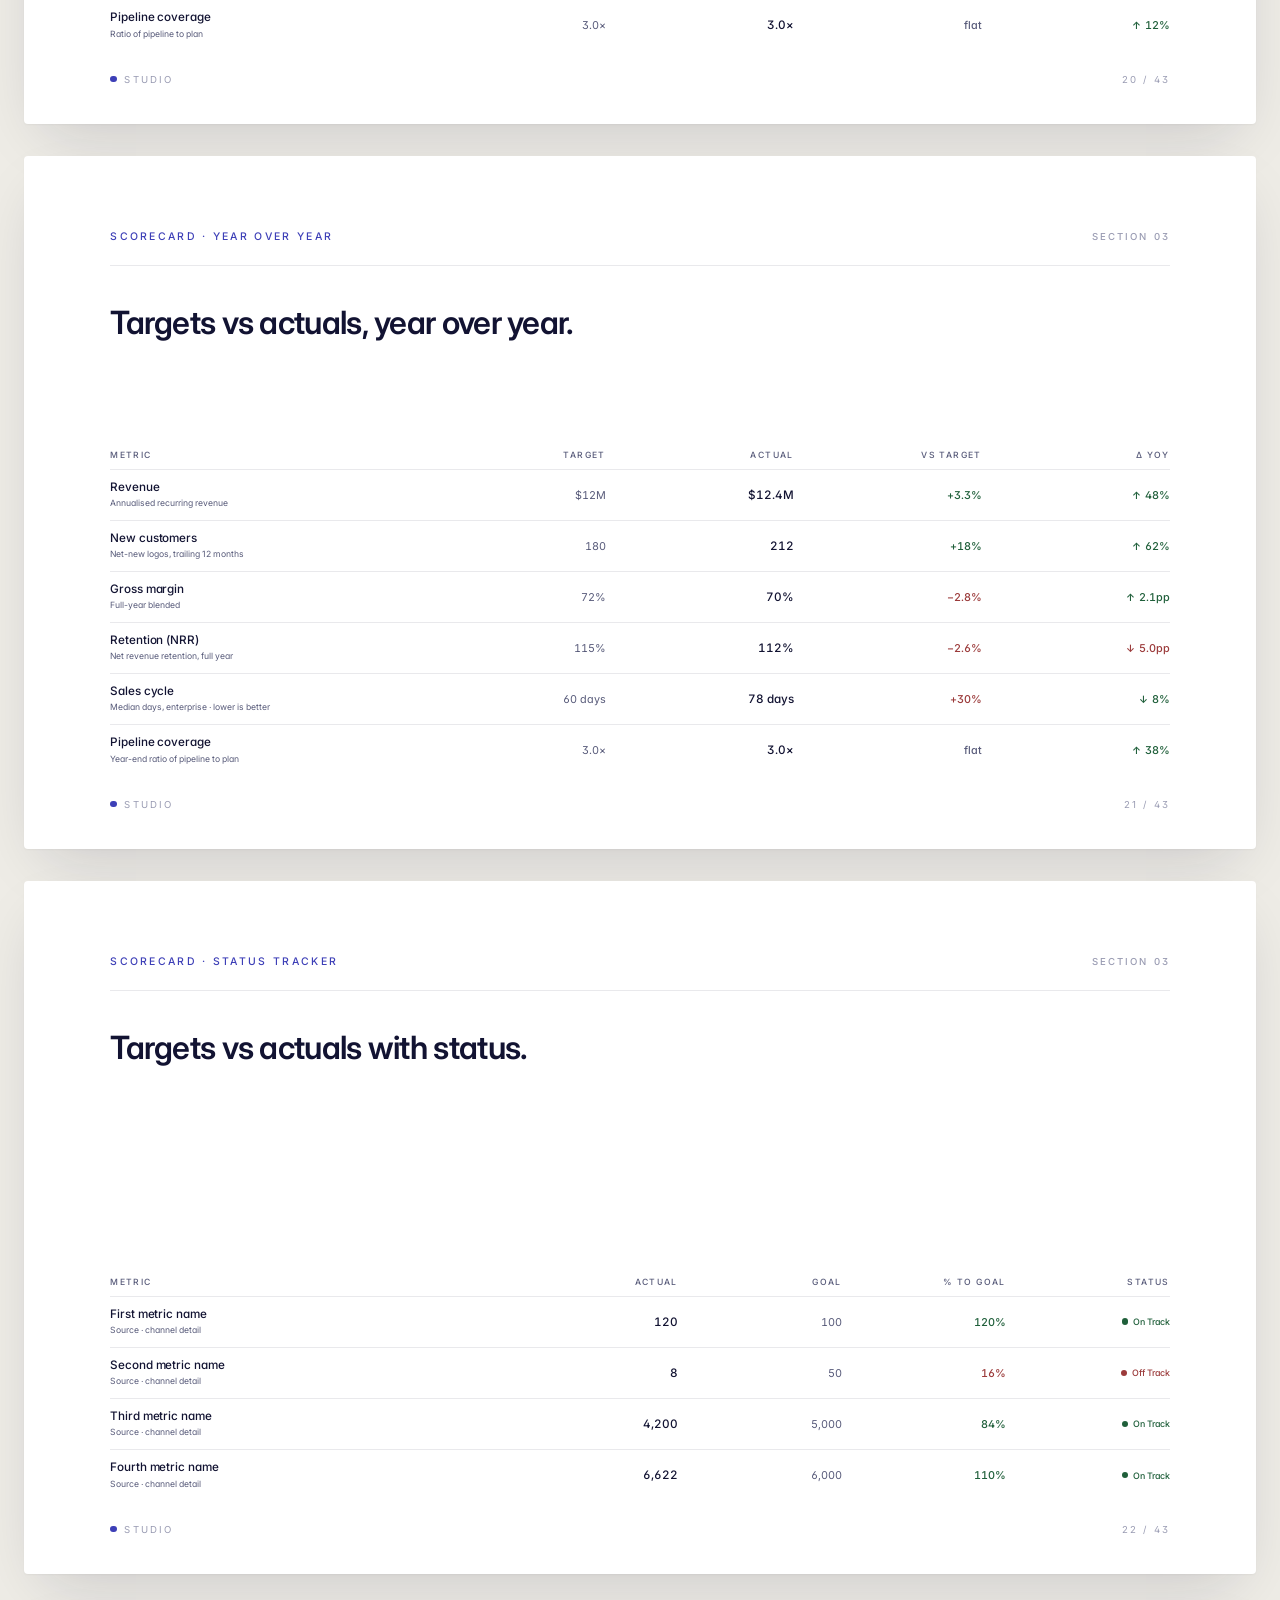
<file: template.html>
<!--
  ============================================================
  SLATE TEMPLATE — 42 slides
  ============================================================
  A complete, working Slate deck covering 30+ slide types: data
  visualisations, image layouts, people/proof grids, structure,
  frameworks, and closes.

  Give this template to an LLM with an instruction like:

      "Adapt this Slate template to create a deck about [TOPIC].
       Keep all CSS, class names, and structure exactly as-is.
       Only replace the placeholder copy inside each
       <section class='slide'>. Delete slides you don't need.
       Renumber the chrome counters accordingly."

  Preserve:  <style> blocks, class names, chrome, meta rows
  Replace:   placeholder text, the "STUDIO" wordmark, :root
             --accent, the <title> tag
  ============================================================
-->
<!DOCTYPE html>
<html lang="en">
<head>
<meta charset="UTF-8" />
<meta name="viewport" content="width=device-width, initial-scale=1" />
<title>Slate — Template</title>
<link rel="preconnect" href="https://fonts.googleapis.com">
<link rel="preconnect" href="https://fonts.gstatic.com" crossorigin>
<link href="https://fonts.googleapis.com/css2?family=Inter:wght@300;400;500;600;700&display=swap" rel="stylesheet">
<style>
  :root{
    /* --- CHANGE THE ACCENT HEX TO RE-COLOUR THE WHOLE DECK --- */
    --accent:#3D3FB7;
    --accent-soft:#A8AAEB;
    --slide-bg-dark:#16174A;
    /* -------------------------------------------------------- */

    --page-bg:#EEECE6;
    --slide-bg:#FFFFFF;
    --ink:#121332;
    --ink-muted:#585B7A;
    --ink-faint:#9A9CB3;
    --rule:rgba(18,19,50,0.09);
    --rule-dark:rgba(255,255,255,0.14);
    --good:#1F5F3A;
    --bad:#9B3A3A;
  }

  *{margin:0;padding:0;box-sizing:border-box;}
  html{-webkit-font-smoothing:antialiased;text-rendering:optimizeLegibility;}
  body{
    font-family:'Inter',system-ui,-apple-system,sans-serif;
    background:var(--page-bg);color:var(--ink);
    padding:56px 24px 140px;min-height:100vh;
    font-feature-settings:"ss01","cv11";
  }
  .gallery{max-width:1400px;margin:0 auto;display:flex;flex-direction:column;gap:32px;}

  /* --- slide frame --- */
  .slide{
    position:relative;width:100%;aspect-ratio:16/9;
    background:var(--slide-bg);color:var(--ink);
    overflow:hidden;container-type:inline-size;
    box-shadow:0 1px 2px rgba(0,0,0,0.04),0 24px 60px -20px rgba(18,19,50,0.18);
    border-radius:4px;
  }
  .slide.dark{background:var(--slide-bg-dark);color:#F2F1EC;}
  .inner{position:absolute;inset:0;padding:6cqw 7cqw;display:flex;flex-direction:column;z-index:2;}

  /* --- type primitives --- */
  .eyebrow{font-weight:500;font-size:.85cqw;letter-spacing:.22em;text-transform:uppercase;color:var(--accent);}
  .slide.dark .eyebrow{color:var(--accent-soft);}
  .sec{font-weight:500;font-size:.78cqw;letter-spacing:.22em;text-transform:uppercase;color:var(--ink-faint);}
  .slide.dark .sec{color:rgba(255,255,255,0.55);}
  .h1{font-weight:600;font-size:5.4cqw;line-height:1.02;letter-spacing:-.028em;}
  .h2{font-weight:600;font-size:3.4cqw;line-height:1.06;letter-spacing:-.022em;}
  .body{font-weight:400;font-size:1.05cqw;line-height:1.6;color:var(--ink-muted);}
  .slide.dark .body{color:rgba(242,241,236,0.72);}
  em{font-style:normal;font-weight:500;color:var(--accent);}
  .slide.dark em{color:var(--accent-soft);}
  .mono{font-variant-numeric:tabular-nums;}

  /* --- meta row (every non-title slide) --- */
  .meta-row{display:flex;align-items:baseline;justify-content:space-between;
    padding-bottom:1.8cqw;border-bottom:1px solid var(--rule);margin-bottom:3.2cqw;}
  .slide.dark .meta-row{border-color:var(--rule-dark);}

  /* --- chrome --- */
  .chrome{position:absolute;left:7cqw;right:7cqw;bottom:3.2cqw;
    display:flex;align-items:center;justify-content:space-between;
    font-size:.78cqw;letter-spacing:.22em;text-transform:uppercase;color:var(--ink-faint);z-index:3;}
  .slide.dark .chrome{color:rgba(255,255,255,0.42);}
  .chrome .mark{display:flex;align-items:center;gap:.6cqw;}
  .chrome .dot{width:.55cqw;height:.55cqw;border-radius:50%;background:var(--accent);}
  .slide.dark .chrome .dot{background:var(--accent-soft);}

  /* --- CSS gradient backgrounds --- */
  .slide.has-bg{color:#FFFFFF;}
  .slide.has-bg .bg{
    position:absolute;inset:0;z-index:0;
    background:
      radial-gradient(60% 80% at 20% 25%, rgba(168,170,235,0.35) 0%, rgba(61,63,183,0) 55%),
      radial-gradient(70% 90% at 85% 90%, rgba(10,12,40,0.75) 0%, rgba(61,63,183,0) 60%),
      radial-gradient(120% 90% at 50% 50%, #4A4CCB 0%, var(--accent) 40%, #1F2182 75%, #0B0C2B 100%);
  }
  .slide.has-bg .bg::after{
    content:'';position:absolute;inset:0;
    background:
      linear-gradient(180deg,rgba(11,12,43,0.25) 0%,rgba(11,12,43,0) 30%,rgba(11,12,43,0.55) 100%),
      linear-gradient(90deg,rgba(11,12,43,0.50) 0%,rgba(11,12,43,0) 55%);
  }

  /* --- UTILITY: image placeholder (used across many slide types) --- */
  .img-ph{
    position:relative;
    background:
      linear-gradient(135deg,rgba(18,19,50,0.04),rgba(18,19,50,0.08)),
      repeating-linear-gradient(45deg,transparent 0,transparent 10px,rgba(18,19,50,0.02) 10px,rgba(18,19,50,0.02) 20px);
    border:1px dashed var(--rule);border-radius:2px;
    display:flex;align-items:center;justify-content:center;
    overflow:hidden;color:var(--ink-faint);
    font-size:.75cqw;letter-spacing:.22em;text-transform:uppercase;font-weight:500;
    text-align:center;padding:.5cqw;
  }
  .slide.dark .img-ph{
    background:
      linear-gradient(135deg,rgba(255,255,255,0.04),rgba(255,255,255,0.08)),
      repeating-linear-gradient(45deg,transparent 0,transparent 10px,rgba(255,255,255,0.02) 10px,rgba(255,255,255,0.02) 20px);
    border-color:var(--rule-dark);color:rgba(255,255,255,0.45);
  }

  /* --- slide 1: title --- */
  .slide.title .inner{justify-content:space-between;}
  .slide.title .eyebrow{color:rgba(255,255,255,0.85);}
  .slide.title .h1{font-weight:500;letter-spacing:-.03em;max-width:80%;}
  .slide.title .h1 em{color:var(--accent-soft);}
  .slide.title .sub{margin-top:2.2cqw;font-size:1.25cqw;color:rgba(255,255,255,0.78);font-weight:300;max-width:58%;line-height:1.5;}
  .slide.title .meta{margin-top:2.4cqw;display:flex;gap:2.2cqw;font-size:.82cqw;letter-spacing:.22em;text-transform:uppercase;color:rgba(255,255,255,0.7);}
  .slide.title .meta span strong{display:block;color:#FFFFFF;font-weight:500;margin-top:.35cqw;letter-spacing:.08em;text-transform:none;font-size:1.1cqw;}

  /* --- slide 2: agenda --- */
  .agenda-grid{margin-top:auto;display:grid;grid-template-columns:repeat(2,1fr);gap:1.6cqw 4cqw;}
  .agenda-item{display:grid;grid-template-columns:3cqw 1fr;gap:1.4cqw;padding:1.2cqw 0;border-top:1px solid var(--rule);}
  .agenda-item .num{font-size:.9cqw;font-weight:500;color:var(--accent);letter-spacing:.04em;padding-top:.3cqw;}
  .agenda-item .ttl{font-size:1.3cqw;font-weight:500;line-height:1.2;letter-spacing:-.012em;}
  .agenda-item .sub{font-size:.9cqw;color:var(--ink-muted);margin-top:.4cqw;line-height:1.5;}

  /* --- slide 3: statement --- */
  .statement{margin:auto 0;max-width:82%;font-size:2.6cqw;font-weight:400;line-height:1.3;letter-spacing:-.016em;color:#FFFFFF;}

  /* --- slides 4/5: two-column / narrative --- */
  .cols{margin-top:auto;display:grid;grid-template-columns:1fr 1fr;gap:4cqw;padding-top:2cqw;border-top:1px solid var(--rule);}
  .cols .col h3{font-size:1.2cqw;font-weight:500;letter-spacing:-.012em;margin-bottom:.8cqw;color:var(--ink);}
  .cols .col p{font-size:.9cqw;line-height:1.6;color:var(--ink-muted);margin-bottom:.7cqw;}
  .cols .col p:last-child{margin-bottom:0;}

  /* --- slide 6: stats --- */
  .stats{margin-top:auto;display:grid;grid-template-columns:repeat(3,1fr);gap:3cqw;padding-top:3cqw;border-top:1px solid var(--rule);}
  .stat .num{font-size:5.8cqw;font-weight:500;letter-spacing:-.03em;line-height:1;color:var(--accent);}
  .stat .lbl{margin-top:.8cqw;font-size:.95cqw;font-weight:500;color:var(--ink);}
  .stat .desc{margin-top:.4cqw;font-size:.9cqw;color:var(--ink-muted);line-height:1.55;}

  /* --- slide 7: principles (dark) --- */
  .plist{margin-top:auto;display:flex;flex-direction:column;}
  .prow{display:grid;grid-template-columns:3cqw 1.3fr 1fr;gap:2.4cqw;padding:1.6cqw 0;border-bottom:1px solid var(--rule-dark);align-items:baseline;}
  .prow:first-child{border-top:1px solid var(--rule-dark);}
  .prow .idx{font-size:.9cqw;font-weight:500;color:var(--accent-soft);letter-spacing:.04em;}
  .prow .h{font-size:1.35cqw;font-weight:500;letter-spacing:-.012em;color:#F2F1EC;}
  .prow .d{font-size:1cqw;color:rgba(242,241,236,0.72);line-height:1.55;}

  /* --- slide 8: methodology --- */
  .method{margin-top:auto;display:flex;flex-direction:column;}
  .mrow{display:grid;grid-template-columns:6cqw 1fr 1.6fr;gap:1.8cqw;padding:.75cqw 0;border-bottom:1px solid var(--rule);align-items:baseline;}
  .mrow:first-child{border-top:1px solid var(--rule);}
  .mrow .step{font-size:.78cqw;font-weight:500;color:var(--accent);letter-spacing:.12em;text-transform:uppercase;}
  .mrow h4{font-size:1.05cqw;font-weight:500;color:var(--ink);line-height:1.25;letter-spacing:-.012em;}
  .mrow p{font-size:.82cqw;line-height:1.5;color:var(--ink-muted);}

  /* --- slide 9: quote --- */
  .quote{margin:auto 0;max-width:82%;}
  .quote .mark-q{font-size:4.5cqw;font-weight:500;color:var(--accent);line-height:0;display:inline-block;transform:translateY(1.2cqw);}
  .quote .q{font-size:2.4cqw;font-weight:400;line-height:1.3;letter-spacing:-.014em;}
  .quote .attr{margin-top:2.2cqw;font-size:.88cqw;letter-spacing:.2em;text-transform:uppercase;color:var(--ink-muted);}

  /* --- slide 10: case study --- */
  .case{margin-top:auto;display:grid;grid-template-columns:1.4fr 1fr;gap:4cqw;padding-top:2cqw;border-top:1px solid var(--rule);align-items:start;}
  .case h3{font-size:1.2cqw;font-weight:500;letter-spacing:-.012em;margin-bottom:.7cqw;color:var(--ink);}
  .case p{font-size:.85cqw;line-height:1.6;color:var(--ink-muted);margin-bottom:.7cqw;}
  .case p:last-child{margin-bottom:0;}
  .case .proofs{display:flex;flex-direction:column;}
  .case .proof{padding:.9cqw 0;border-top:1px solid var(--rule);}
  .case .proof .num{font-size:2.6cqw;font-weight:500;letter-spacing:-.025em;line-height:1;color:var(--accent);}
  .case .proof .lbl{margin-top:.4cqw;font-size:.8cqw;font-weight:500;color:var(--ink);}
  .case .proof .desc{margin-top:.25cqw;font-size:.75cqw;color:var(--ink-muted);line-height:1.45;}

  /* --- slide 11: deliverables --- */
  .deliver{margin-top:auto;display:grid;grid-template-columns:repeat(2,1fr);gap:1.2cqw 4cqw;padding-top:2cqw;border-top:1px solid var(--rule);}
  .dv{display:grid;grid-template-columns:2.8cqw 1fr;gap:1cqw;padding:.6cqw 0;}
  .dv .n{font-size:.85cqw;font-weight:500;color:var(--accent);letter-spacing:.04em;padding-top:.2cqw;}
  .dv .t{font-size:1cqw;font-weight:500;letter-spacing:-.012em;color:var(--ink);margin-bottom:.3cqw;}
  .dv .d{font-size:.82cqw;color:var(--ink-muted);line-height:1.5;}

  /* --- slide 13: horizontal bar chart --- */
  .chart-bar{margin-top:auto;padding-top:2.4cqw;border-top:1px solid var(--rule);}
  .bar-row{display:grid;grid-template-columns:11cqw 1fr 5cqw;gap:1.4cqw;align-items:center;padding:.9cqw 0;border-bottom:1px solid var(--rule);}
  .bar-row:last-child{border-bottom:none;}
  .bar-row .bar-label{font-size:.9cqw;font-weight:500;color:var(--ink);}
  .bar-row .bar-track{height:1.2cqw;background:rgba(18,19,50,0.06);border-radius:1px;overflow:hidden;}
  .bar-row .bar-fill{height:100%;background:var(--accent);}
  .bar-row .bar-val{font-size:.9cqw;font-weight:500;color:var(--accent);font-variant-numeric:tabular-nums;text-align:right;letter-spacing:-.008em;}

  /* --- slide 14: vertical column chart --- */
  .chart-col{margin-top:auto;padding-top:2.4cqw;border-top:1px solid var(--rule);display:flex;align-items:flex-end;gap:1.4cqw;height:20cqw;}
  .col-item{flex:1;display:flex;flex-direction:column;align-items:center;gap:.6cqw;justify-content:flex-end;height:100%;}
  .col-item .col-bar{width:100%;background:var(--accent);border-radius:1px 1px 0 0;position:relative;}
  .col-item .col-bar .col-val{position:absolute;top:-1.8cqw;left:0;right:0;font-size:.85cqw;font-weight:500;color:var(--accent);font-variant-numeric:tabular-nums;text-align:center;}
  .col-item .col-lbl{font-size:.8cqw;color:var(--ink-muted);letter-spacing:.06em;text-transform:uppercase;font-weight:500;}

  /* --- slide 15: line chart (SVG) --- */
  .chart-line{margin-top:auto;padding-top:2.4cqw;border-top:1px solid var(--rule);display:grid;grid-template-columns:1fr 12cqw;gap:3cqw;align-items:center;}
  .chart-line svg{width:100%;height:auto;display:block;}
  .chart-line .line-legend{display:flex;flex-direction:column;gap:1cqw;}
  .chart-line .line-legend .leg{display:flex;align-items:center;gap:.8cqw;}
  .chart-line .line-legend .swatch{width:1.4cqw;height:.2cqw;border-radius:1px;background:var(--accent);}
  .chart-line .line-legend .swatch.soft{background:var(--accent-soft);}
  .chart-line .line-legend .lbl{font-size:.85cqw;color:var(--ink);}
  .chart-line .line-legend .val{font-size:1.6cqw;font-weight:500;color:var(--accent);letter-spacing:-.014em;font-variant-numeric:tabular-nums;margin-top:.2cqw;}

  /* --- slide 16: donut chart --- */
  .donut-layout{margin-top:auto;display:grid;grid-template-columns:16cqw 1fr;gap:4cqw;padding-top:2.4cqw;border-top:1px solid var(--rule);align-items:center;}
  .donut-wrap{position:relative;width:16cqw;height:16cqw;}
  .donut{width:100%;height:100%;border-radius:50%;background:conic-gradient(var(--accent) 0 108deg,var(--accent-soft) 108deg 216deg,#DCDCF5 216deg 360deg);display:flex;align-items:center;justify-content:center;}
  .donut::before{content:'';width:9cqw;height:9cqw;background:var(--slide-bg);border-radius:50%;}
  .donut-center{position:absolute;inset:0;display:flex;flex-direction:column;align-items:center;justify-content:center;pointer-events:none;}
  .donut-center .big{font-size:2.2cqw;font-weight:500;color:var(--ink);letter-spacing:-.022em;line-height:1;}
  .donut-center .lbl{font-size:.7cqw;letter-spacing:.18em;text-transform:uppercase;color:var(--ink-muted);font-weight:500;margin-top:.35cqw;}
  .donut-legend{display:flex;flex-direction:column;gap:1.2cqw;}
  .donut-legend .leg{display:grid;grid-template-columns:1.2cqw 1fr 4cqw;gap:1cqw;align-items:center;padding:.6cqw 0;border-bottom:1px solid var(--rule);}
  .donut-legend .leg:last-child{border-bottom:none;}
  .donut-legend .swatch{width:1.2cqw;height:1.2cqw;border-radius:2px;background:var(--accent);}
  .donut-legend .swatch.s2{background:var(--accent-soft);}
  .donut-legend .swatch.s3{background:#DCDCF5;}
  .donut-legend .lbl{font-size:.95cqw;color:var(--ink);}
  .donut-legend .pct{font-size:.95cqw;font-weight:500;color:var(--accent);font-variant-numeric:tabular-nums;text-align:right;}

  /* --- slide 17: progress bars --- */
  .progress-stack{margin-top:auto;padding-top:2.4cqw;border-top:1px solid var(--rule);display:flex;flex-direction:column;gap:1.8cqw;}
  .progress-row{display:flex;flex-direction:column;gap:.6cqw;}
  .progress-row .hdr{display:flex;justify-content:space-between;align-items:baseline;}
  .progress-row .lbl{font-size:1cqw;font-weight:500;color:var(--ink);letter-spacing:-.008em;}
  .progress-row .val{font-size:.85cqw;color:var(--ink-muted);font-variant-numeric:tabular-nums;}
  .progress-row .track{height:.6cqw;background:rgba(18,19,50,0.06);border-radius:1px;overflow:hidden;}
  .progress-row .fill{height:100%;background:var(--accent);border-radius:1px;}

  /* --- slide 18: horizontal timeline --- */
  .timeline-h{margin-top:auto;padding-top:3.6cqw;padding-bottom:.6cqw;position:relative;}
  .timeline-h::before{content:'';position:absolute;top:5.2cqw;left:0;right:0;height:1px;background:var(--rule);}
  .tl-grid{display:grid;grid-template-columns:repeat(4,1fr);gap:2cqw;}
  .tl-item{position:relative;padding-top:2.8cqw;}
  .tl-item::before{content:'';position:absolute;top:1.8cqw;left:0;width:.9cqw;height:.9cqw;background:var(--accent);border-radius:50%;}
  .tl-item .date{font-size:.72cqw;font-weight:500;color:var(--accent);letter-spacing:.14em;text-transform:uppercase;margin-bottom:.4cqw;}
  .tl-item .t{font-size:1cqw;font-weight:500;color:var(--ink);line-height:1.25;margin-bottom:.35cqw;letter-spacing:-.012em;}
  .tl-item .d{font-size:.76cqw;color:var(--ink-muted);line-height:1.5;}

  /* --- slide 19: KPI dashboard --- */
  .kpi-grid{margin-top:auto;display:grid;grid-template-columns:repeat(2,1fr);gap:.8cqw;padding-top:2cqw;}
  .kpi-tile{padding:2cqw;background:rgba(18,19,50,0.025);border:1px solid var(--rule);border-radius:2px;}
  .kpi-tile .lbl{font-size:.75cqw;font-weight:500;letter-spacing:.18em;text-transform:uppercase;color:var(--ink-muted);margin-bottom:1cqw;}
  .kpi-tile .num{font-size:3.6cqw;font-weight:500;letter-spacing:-.028em;line-height:1;color:var(--accent);font-variant-numeric:tabular-nums;}
  .kpi-tile .delta{margin-top:.8cqw;font-size:.85cqw;color:var(--ink-muted);display:flex;align-items:center;gap:.4cqw;}
  .kpi-tile .delta.up{color:var(--good);}
  .kpi-tile .delta.down{color:var(--bad);}
  .kpi-tile .delta .arr{font-weight:500;}

  /* --- slides 20/21: KPI scorecards (MoM + YoY) --- */
  .kpi-table{margin-top:auto;padding-top:1.6cqw;}
  .kpi-table .head,.kpi-table .kpi-row{
    display:grid;
    grid-template-columns:1.8fr 1fr 1fr 1fr 1fr;
    gap:1.4cqw;
    align-items:center;
  }
  .kpi-table .head{
    padding:0 0 .7cqw;
    border-bottom:1px solid var(--rule);
    font-size:.7cqw;font-weight:500;letter-spacing:.16em;
    text-transform:uppercase;color:var(--ink-muted);
  }
  .kpi-table .head .ta{text-align:right;}
  .kpi-table .kpi-row{padding:.85cqw 0;border-bottom:1px solid var(--rule);}
  .kpi-table .kpi-row:last-child{border-bottom:none;}
  .kpi-table .metric .name{font-size:.95cqw;font-weight:500;color:var(--ink);letter-spacing:-.008em;line-height:1.25;}
  .kpi-table .metric .desc{font-size:.7cqw;color:var(--ink-muted);margin-top:.2cqw;line-height:1.4;}
  .kpi-table .target{font-size:.88cqw;color:var(--ink-muted);text-align:right;font-variant-numeric:tabular-nums;letter-spacing:-.008em;}
  .kpi-table .actual{font-size:.95cqw;font-weight:500;color:var(--ink);text-align:right;font-variant-numeric:tabular-nums;letter-spacing:-.008em;}
  .kpi-table .variance,
  .kpi-table .delta{
    font-size:.88cqw;font-weight:500;text-align:right;
    font-variant-numeric:tabular-nums;letter-spacing:-.008em;
    display:flex;align-items:baseline;justify-content:flex-end;gap:.35cqw;
  }
  .kpi-table .variance.good,.kpi-table .delta.good{color:var(--good);}
  .kpi-table .variance.bad,.kpi-table .delta.bad{color:var(--bad);}
  .kpi-table .variance.flat,.kpi-table .delta.flat{color:var(--ink-muted);}
  .kpi-table .delta .arr{font-size:.82cqw;font-weight:600;line-height:1;}

  /* --- slide 22: KPI scorecard with status pills --- */
  .kpi-table .status{
    font-size:.72cqw;font-weight:500;text-align:right;
    display:flex;align-items:center;justify-content:flex-end;gap:.4cqw;
    letter-spacing:-.008em;
  }
  .kpi-table .status .pip{width:.55cqw;height:.55cqw;border-radius:50%;flex-shrink:0;}
  .kpi-table .status.on-track{color:var(--good);}
  .kpi-table .status.on-track .pip{background:var(--good);}
  .kpi-table .status.off-track{color:var(--bad);}
  .kpi-table .status.off-track .pip{background:var(--bad);}

  /* --- slide 23: image hero (full-bleed) --- */
  .slide.hero-slide{color:#FFFFFF;}
  .slide.hero-slide .hero-bg{position:absolute;inset:0;z-index:1;}
  .slide.hero-slide .hero-bg .img-ph{width:100%;height:100%;border:none;border-radius:0;font-size:.9cqw;color:rgba(255,255,255,0.5);}
  .slide.hero-slide .hero-bg::after{content:'';position:absolute;inset:0;background:linear-gradient(180deg,rgba(0,0,0,0.15) 0%,rgba(0,0,0,0) 40%,rgba(0,0,0,0.65) 100%);}
  .slide.hero-slide .inner{justify-content:flex-end;}
  .slide.hero-slide .meta-row{border-color:rgba(255,255,255,0.25);}
  .slide.hero-slide .eyebrow{color:rgba(255,255,255,0.85);}
  .slide.hero-slide .sec{color:rgba(255,255,255,0.55);}
  .slide.hero-slide .h2,.slide.hero-slide h2{color:#FFFFFF;max-width:70%;}
  .slide.hero-slide .body{color:rgba(255,255,255,0.82);max-width:55%;margin-top:1.4cqw;}
  .slide.hero-slide .chrome{color:rgba(255,255,255,0.55);}
  .slide.hero-slide .chrome .dot{background:#FFFFFF;}

  /* --- slide 22: image + text split --- */
  .split-image{margin-top:auto;display:grid;grid-template-columns:1fr 1fr;gap:4cqw;padding-top:2.4cqw;border-top:1px solid var(--rule);align-items:center;}
  .split-image .img-ph{aspect-ratio:16/10;}
  .split-image .txt h3{font-size:1.3cqw;font-weight:500;letter-spacing:-.012em;margin-bottom:.9cqw;color:var(--ink);}
  .split-image .txt p{font-size:.95cqw;line-height:1.65;color:var(--ink-muted);margin-bottom:.85cqw;}
  .split-image .txt p:last-child{margin-bottom:0;}

  /* --- image row (4-up single row with captions) --- */
  .img-grid-2{margin-top:auto;display:grid;grid-template-columns:repeat(4,1fr);gap:.8cqw;padding-top:2.4cqw;border-top:1px solid var(--rule);}
  .img-grid-2 .cell{display:flex;flex-direction:column;gap:.5cqw;}
  .img-grid-2 .cell .img-ph{aspect-ratio:4/3;}
  .img-grid-2 .cap{font-size:.7cqw;color:var(--ink-muted);letter-spacing:.04em;line-height:1.4;}

  /* --- slide 24: contact sheet 6-up (16:9 cells, 3x2 grid) --- */
  .img-grid-6{margin-top:auto;display:grid;grid-template-columns:repeat(3,1fr);gap:.6cqw;padding-top:2.4cqw;border-top:1px solid var(--rule);}
  .img-grid-6 .img-ph{aspect-ratio:16/9;}

  /* --- slide 25: before / after --- */
  .before-after{margin-top:auto;display:grid;grid-template-columns:1fr 1fr;gap:1.6cqw;padding-top:2.4cqw;border-top:1px solid var(--rule);}
  .ba-item{display:flex;flex-direction:column;gap:.6cqw;}
  .ba-item .lbl{font-size:.72cqw;font-weight:500;letter-spacing:.22em;text-transform:uppercase;color:var(--accent);}
  .ba-item.before .lbl{color:var(--ink-muted);}
  .ba-item .img-ph{aspect-ratio:16/9;}
  .ba-item .cap{font-size:.8cqw;color:var(--ink-muted);line-height:1.5;}

  /* --- slide 26: image with callouts --- */
  .image-callout{margin-top:auto;display:grid;grid-template-columns:1.5fr 1fr;gap:3cqw;padding-top:2.4cqw;border-top:1px solid var(--rule);align-items:start;}
  .image-callout .img-ph{aspect-ratio:16/10;}
  .callouts{display:flex;flex-direction:column;gap:1.4cqw;}
  .co-item{display:grid;grid-template-columns:2.2cqw 1fr;gap:1cqw;align-items:start;}
  .co-item .n{width:2cqw;height:2cqw;background:var(--accent);color:#FFFFFF;border-radius:50%;display:flex;align-items:center;justify-content:center;font-size:.85cqw;font-weight:500;line-height:1;}
  .co-item .t{font-size:1cqw;font-weight:500;color:var(--ink);margin-bottom:.3cqw;line-height:1.2;letter-spacing:-.008em;}
  .co-item .d{font-size:.82cqw;color:var(--ink-muted);line-height:1.5;}

  /* --- slide 27: team grid --- */
  .team-grid{margin-top:auto;display:grid;grid-template-columns:repeat(4,1fr);gap:2cqw;padding-top:2.4cqw;border-top:1px solid var(--rule);}
  .team-grid .member{display:flex;flex-direction:column;gap:.9cqw;}
  .team-grid .avatar{aspect-ratio:1;border-radius:50%;background:rgba(18,19,50,0.05);border:1px dashed var(--rule);display:flex;align-items:center;justify-content:center;font-size:.7cqw;color:var(--ink-faint);letter-spacing:.22em;text-transform:uppercase;font-weight:500;}
  .team-grid .name{font-size:1cqw;font-weight:500;color:var(--ink);letter-spacing:-.012em;}
  .team-grid .role{font-size:.82cqw;color:var(--ink-muted);margin-top:.2cqw;line-height:1.45;}

  /* --- slide 28: logo wall --- */
  .logo-wall{margin-top:auto;display:grid;grid-template-columns:repeat(4,1fr);gap:.6cqw;padding-top:2.4cqw;border-top:1px solid var(--rule);}
  .logo{aspect-ratio:16/9;background:rgba(18,19,50,0.03);border:1px solid var(--rule);border-radius:2px;display:flex;align-items:center;justify-content:center;font-size:.72cqw;color:var(--ink-faint);letter-spacing:.22em;text-transform:uppercase;font-weight:500;}

  /* --- slide 29: quote trio --- */
  .quote-trio{margin-top:auto;display:grid;grid-template-columns:repeat(3,1fr);gap:2cqw;padding-top:2.4cqw;border-top:1px solid var(--rule);}
  .qt{display:flex;flex-direction:column;gap:1cqw;}
  .qt .mark{font-size:2.6cqw;font-weight:500;color:var(--accent);line-height:.6;}
  .qt .q{font-size:1cqw;color:var(--ink);line-height:1.5;letter-spacing:-.008em;}
  .qt .attr{margin-top:auto;font-size:.7cqw;color:var(--ink-muted);letter-spacing:.14em;text-transform:uppercase;padding-top:.8cqw;border-top:1px solid var(--rule);}

  /* --- slide 30: org chart --- */
  .org-chart{margin-top:auto;padding-top:2.4cqw;border-top:1px solid var(--rule);display:flex;flex-direction:column;align-items:center;gap:1.4cqw;position:relative;}
  .org-lead{padding:1cqw 2cqw;background:var(--accent);color:#FFFFFF;border-radius:2px;font-size:1cqw;font-weight:500;text-align:center;min-width:12cqw;}
  .org-lead .sub{display:block;font-size:.75cqw;font-weight:400;opacity:.8;margin-top:.2cqw;letter-spacing:.08em;text-transform:uppercase;}
  .org-line{width:1px;height:1.6cqw;background:var(--rule);}
  .org-branches{display:grid;grid-template-columns:repeat(4,1fr);gap:1cqw;width:100%;position:relative;}
  .org-branches::before{content:'';position:absolute;top:-.8cqw;left:12.5%;right:12.5%;height:1px;background:var(--rule);}
  .org-node{padding:.9cqw 1cqw;background:rgba(18,19,50,0.03);border:1px solid var(--rule);border-radius:2px;font-size:.9cqw;font-weight:500;color:var(--ink);text-align:center;position:relative;}
  .org-node::before{content:'';position:absolute;top:-.8cqw;left:50%;width:1px;height:.8cqw;background:var(--rule);}
  .org-node .role{display:block;font-size:.7cqw;font-weight:400;color:var(--ink-muted);margin-top:.2cqw;letter-spacing:.08em;text-transform:uppercase;}

  /* --- slide 31: section divider --- */
  .section-divider .inner{justify-content:center;}
  .section-divider .divider-wrap{display:flex;flex-direction:column;gap:1.2cqw;max-width:78%;}
  .section-divider .label{font-size:.9cqw;font-weight:500;letter-spacing:.28em;text-transform:uppercase;color:var(--accent);}
  .section-divider .big-num{font-size:15cqw;font-weight:600;color:var(--ink);line-height:.85;letter-spacing:-.05em;font-variant-numeric:tabular-nums;}
  .section-divider.dark .big-num{color:#F2F1EC;}
  .section-divider .section-title{font-size:2.8cqw;font-weight:500;color:var(--ink);letter-spacing:-.022em;line-height:1.05;margin-top:.4cqw;}
  .section-divider.dark .section-title{color:#F2F1EC;}
  .section-divider .sub{font-size:1.1cqw;color:var(--ink-muted);max-width:70%;line-height:1.55;margin-top:.6cqw;}
  .section-divider.dark .sub{color:rgba(242,241,236,0.72);}

  /* --- slide 32: detailed TOC --- */
  .big-toc{margin-top:auto;padding-top:1.6cqw;}
  .toc-row{display:grid;grid-template-columns:3cqw 1fr 8cqw 3cqw;gap:1.6cqw;align-items:baseline;padding:.7cqw 0;border-bottom:1px solid var(--rule);}
  .toc-row:last-child{border-bottom:none;}
  .toc-row .n{font-size:.8cqw;font-weight:500;color:var(--accent);letter-spacing:.08em;}
  .toc-row .t{font-size:1.1cqw;font-weight:500;color:var(--ink);letter-spacing:-.012em;}
  .toc-row .sec-label{font-size:.72cqw;color:var(--ink-faint);letter-spacing:.16em;text-transform:uppercase;text-align:right;}
  .toc-row .pg{font-size:.88cqw;color:var(--ink-muted);font-variant-numeric:tabular-nums;text-align:right;}

  /* --- slide 33: problem / solution --- */
  .prob-sol{margin-top:auto;display:grid;grid-template-columns:1fr 1fr;gap:0;padding-top:2cqw;border-top:1px solid var(--rule);}
  .prob-sol .side{padding:0 2cqw;}
  .prob-sol .side:first-child{border-right:1px solid var(--rule);padding-left:0;}
  .prob-sol .side:last-child{padding-right:0;}
  .prob-sol .side .lbl{font-size:.75cqw;font-weight:500;letter-spacing:.22em;text-transform:uppercase;margin-bottom:.8cqw;}
  .prob-sol .problem .lbl{color:var(--bad);}
  .prob-sol .solution .lbl{color:var(--accent);}
  .prob-sol .side h3{font-size:1.3cqw;font-weight:500;color:var(--ink);letter-spacing:-.014em;margin-bottom:.9cqw;line-height:1.25;}
  .prob-sol .side p{font-size:.88cqw;color:var(--ink-muted);line-height:1.6;margin-bottom:.7cqw;}
  .prob-sol .side p:last-child{margin-bottom:0;}

  /* --- slide 34: transformation --- */
  .transformation{margin-top:auto;display:grid;grid-template-columns:1fr 2.4cqw 1fr;gap:1.8cqw;padding-top:2cqw;border-top:1px solid var(--rule);align-items:center;}
  .transformation .t-side{display:flex;flex-direction:column;gap:.8cqw;padding:1.6cqw;background:rgba(18,19,50,0.03);border:1px solid var(--rule);border-radius:2px;}
  .transformation .t-side .lbl{font-size:.75cqw;font-weight:500;letter-spacing:.22em;text-transform:uppercase;color:var(--ink-muted);}
  .transformation .t-side.after{background:rgba(61,63,183,0.06);border-color:var(--accent);}
  .transformation .t-side.after .lbl{color:var(--accent);}
  .transformation .t-side .state{font-size:1.25cqw;font-weight:500;color:var(--ink);letter-spacing:-.014em;line-height:1.25;}
  .transformation .t-side .desc{font-size:.82cqw;color:var(--ink-muted);line-height:1.5;}
  .transformation .arrow{font-size:3.2cqw;color:var(--accent);text-align:center;line-height:1;font-weight:300;}

  /* --- slide 35: 2x2 matrix --- */
  .matrix-wrap{margin-top:auto;padding-top:1.6cqw;display:grid;grid-template-columns:6cqw 1fr;gap:.8cqw;}
  .matrix-left-axis{display:flex;flex-direction:column;justify-content:space-around;padding-top:2cqw;}
  .matrix-left-axis .ax{font-size:.72cqw;font-weight:500;letter-spacing:.18em;text-transform:uppercase;color:var(--ink-muted);writing-mode:vertical-rl;transform:rotate(180deg);text-align:center;}
  .matrix-body{display:grid;grid-template-rows:1.6cqw 1fr 1fr;grid-template-columns:1fr 1fr;gap:.5cqw;height:22cqw;}
  .matrix-top-axis{grid-column:1 / 3;display:grid;grid-template-columns:1fr 1fr;gap:.6cqw;}
  .matrix-top-axis .ax{font-size:.72cqw;font-weight:500;letter-spacing:.18em;text-transform:uppercase;color:var(--ink-muted);text-align:center;}
  .matrix-body .quad{padding:1cqw 1.2cqw;background:rgba(18,19,50,0.03);border:1px solid var(--rule);border-radius:2px;display:flex;flex-direction:column;gap:.4cqw;}
  .matrix-body .quad.highlight{background:rgba(61,63,183,0.08);border-color:var(--accent);}
  .matrix-body .quad .t{font-size:.95cqw;font-weight:500;color:var(--ink);letter-spacing:-.012em;}
  .matrix-body .quad .d{font-size:.75cqw;color:var(--ink-muted);line-height:1.45;}

  /* --- slide 36: callout / insight --- */
  .callout-box{margin:auto 0;padding:4cqw 4.5cqw;background:rgba(61,63,183,0.04);border:1px solid var(--rule);border-left:3px solid var(--accent);border-radius:2px;max-width:82%;}
  .callout-box .label{font-size:.8cqw;font-weight:500;letter-spacing:.24em;text-transform:uppercase;color:var(--accent);margin-bottom:1.6cqw;}
  .callout-box .insight{font-size:2.1cqw;font-weight:500;color:var(--ink);letter-spacing:-.018em;line-height:1.25;}
  .callout-box .insight em{color:var(--accent);}
  .callout-box .source{margin-top:2cqw;padding-top:1.2cqw;border-top:1px solid var(--rule);font-size:.82cqw;color:var(--ink-muted);letter-spacing:.08em;}

  /* --- slide 37: pricing tiers --- */
  .tiers{margin-top:auto;display:grid;grid-template-columns:repeat(3,1fr);gap:.8cqw;padding-top:1.8cqw;border-top:1px solid var(--rule);}
  .tier{padding:1.4cqw;background:rgba(18,19,50,0.025);border:1px solid var(--rule);border-radius:2px;display:flex;flex-direction:column;gap:.7cqw;}
  .tier.highlight{background:rgba(61,63,183,0.05);border-color:var(--accent);}
  .tier .name{font-size:.72cqw;font-weight:500;letter-spacing:.22em;text-transform:uppercase;color:var(--ink-muted);}
  .tier.highlight .name{color:var(--accent);}
  .tier .price{font-size:2.2cqw;font-weight:500;color:var(--ink);letter-spacing:-.024em;line-height:1;}
  .tier.highlight .price{color:var(--accent);}
  .tier .price .per{font-size:.78cqw;font-weight:400;color:var(--ink-muted);letter-spacing:0;margin-left:.4cqw;}
  .tier .tagline{font-size:.8cqw;color:var(--ink-muted);line-height:1.45;}
  .tier .features{display:flex;flex-direction:column;gap:.4cqw;margin-top:.4cqw;padding-top:.8cqw;border-top:1px solid var(--rule);}
  .tier .feature{font-size:.8cqw;color:var(--ink);display:flex;gap:.6cqw;align-items:baseline;}
  .tier .feature::before{content:'·';color:var(--accent);font-weight:600;}

  /* --- slide 38: feature grid --- */
  .feature-grid{margin-top:auto;display:grid;grid-template-columns:repeat(3,1fr);gap:1.6cqw 2.4cqw;padding-top:1.8cqw;border-top:1px solid var(--rule);}
  .feature{display:flex;flex-direction:column;gap:.6cqw;}
  .feature .icon{width:2.2cqw;height:2.2cqw;background:rgba(61,63,183,0.08);border-radius:2px;display:flex;align-items:center;justify-content:center;font-size:1.2cqw;color:var(--accent);font-weight:500;}
  .feature .t{font-size:1cqw;font-weight:500;color:var(--ink);letter-spacing:-.012em;line-height:1.2;}
  .feature .d{font-size:.78cqw;color:var(--ink-muted);line-height:1.5;}

  /* --- slide 39: journey map --- */
  .journey{margin-top:auto;padding-top:2.4cqw;border-top:1px solid var(--rule);}
  .journey-stages{display:grid;grid-template-columns:repeat(5,1fr);gap:.8cqw;position:relative;}
  .journey-stage{display:flex;flex-direction:column;gap:.7cqw;padding:1.2cqw;background:rgba(18,19,50,0.025);border-radius:2px;position:relative;}
  .journey-stage .num{font-size:.72cqw;font-weight:500;color:var(--accent);letter-spacing:.14em;text-transform:uppercase;}
  .journey-stage .t{font-size:.95cqw;font-weight:500;color:var(--ink);letter-spacing:-.01em;line-height:1.3;}
  .journey-stage .d{font-size:.72cqw;color:var(--ink-muted);line-height:1.5;}
  .journey-stage + .journey-stage::before{content:'→';position:absolute;left:-.9cqw;top:50%;transform:translateY(-50%);color:var(--accent);font-size:1.2cqw;z-index:1;background:var(--slide-bg);padding:0 .15cqw;line-height:1;}

  /* --- slide 40: framework stack --- */
  .stack{margin-top:auto;padding-top:1.8cqw;border-top:1px solid var(--rule);display:flex;flex-direction:column;gap:.5cqw;}
  .stack-row{display:grid;grid-template-columns:10cqw 1fr;gap:2cqw;padding:.9cqw 1.4cqw;background:rgba(18,19,50,0.03);border:1px solid var(--rule);border-radius:2px;align-items:baseline;}
  .stack-row.emphasis{background:rgba(61,63,183,0.06);border-color:var(--accent);}
  .stack-row .layer{font-size:.75cqw;font-weight:500;letter-spacing:.18em;text-transform:uppercase;color:var(--ink-muted);}
  .stack-row .layer .idx{color:var(--accent);margin-right:.6cqw;}
  .stack-row .body{display:flex;align-items:baseline;gap:1.2cqw;}
  .stack-row .t{font-size:1cqw;font-weight:500;color:var(--ink);letter-spacing:-.012em;min-width:11cqw;}
  .stack-row .d{font-size:.78cqw;color:var(--ink-muted);line-height:1.45;}

  /* --- slide 41: spec sheet --- */
  .spec-sheet{margin-top:auto;padding-top:1.6cqw;display:grid;grid-template-columns:1fr 1fr;gap:0 4cqw;}
  .spec-row{display:grid;grid-template-columns:1fr auto;gap:1.6cqw;padding:.65cqw 0;border-bottom:1px solid var(--rule);align-items:baseline;}
  .spec-row .k{font-size:.8cqw;color:var(--ink-muted);letter-spacing:.04em;}
  .spec-row .v{font-size:.88cqw;font-weight:500;color:var(--ink);font-variant-numeric:tabular-nums;letter-spacing:-.008em;}

  /* --- slide 42: close --- */
  .close-layout{margin-top:auto;display:grid;grid-template-columns:1.5fr 1fr;gap:6cqw;align-items:end;}
  .close-layout .cta{display:inline-flex;align-items:center;gap:1cqw;padding:1.4cqw 2cqw;background:#FFFFFF;color:var(--slide-bg-dark);border-radius:2px;font-size:1cqw;font-weight:500;text-decoration:none;}
  .close-layout .contact{display:flex;flex-direction:column;gap:.5cqw;font-size:.98cqw;color:rgba(242,241,236,0.72);line-height:1.5;}
  .close-layout .contact strong{color:#F2F1EC;font-weight:500;}

  /* =================================================================
     PRINT / PDF EXPORT
     =================================================================
     Forces one slide per page at exact 16:9 dimensions with full color
     reproduction. Without this block, browsers default to Letter/A4
     landscape (1.29:1), which leaves an off-white strip on the right
     of each slide and misaligns the chrome. Keep this block intact
     when adapting the template — it's what makes Cmd-P produce a
     usable PDF for client handoff.
     ================================================================= */
  @media print{
    @page{size:1400px 787px;margin:0;}
    *,*::before,*::after{
      -webkit-print-color-adjust:exact !important;
      print-color-adjust:exact !important;
      color-adjust:exact !important;
    }
    html,body{
      background:#fff !important;
      padding:0 !important;margin:0 !important;
      width:1400px;
    }
    .gallery{gap:0 !important;max-width:none !important;margin:0 !important;}
    .slide{
      width:1400px !important;
      height:787px !important;
      aspect-ratio:auto !important;
      border-radius:0 !important;
      box-shadow:none !important;
      page-break-after:always !important;
      page-break-inside:avoid !important;
      break-after:page !important;
      break-inside:avoid !important;
      opacity:1 !important;
      transform:none !important;
      overflow:hidden !important;
    }
    .slide:last-child{page-break-after:auto !important;}
    .slide .bg{
      display:block !important;
      position:absolute !important;inset:0 !important;
      background-size:cover !important;
      background-position:center !important;
    }
    img{max-width:none !important;}
  }
</style>
</head>
<body>
<main class="gallery">

  <!-- 01 · TITLE -->
  <section class="slide title has-bg dark">
    <div class="bg"></div>
    <div class="inner">
      <div class="eyebrow">Presentation · 2026</div>
      <div class="title-block" style="margin-top:auto;">
        <h1 class="h1">Your headline here,<br>with <em>intent.</em></h1>
        <p class="sub">A one-sentence subtitle that sets up what the deck is about.</p>
        <div class="meta">
          <span>Prepared by<strong>Your Name</strong></span>
          <span>For<strong>Your Audience</strong></span>
          <span>Date<strong>Month 2026</strong></span>
        </div>
      </div>
      <div class="chrome"><div class="mark"><span class="dot"></span><span>STUDIO</span></div><span>01 / 43</span></div>
    </div>
  </section>

  <!-- 02 · AGENDA -->
  <section class="slide">
    <div class="inner">
      <div class="meta-row"><span class="eyebrow">Agenda</span><span class="sec">Section 01</span></div>
      <h2 class="h2" style="max-width:78%;">What we'll cover.</h2>
      <div class="agenda-grid">
        <div class="agenda-item"><div class="num">01</div><div><div class="ttl">First section title</div><div class="sub">One-line description of what this section covers.</div></div></div>
        <div class="agenda-item"><div class="num">02</div><div><div class="ttl">Second section title</div><div class="sub">One-line description of what this section covers.</div></div></div>
        <div class="agenda-item"><div class="num">03</div><div><div class="ttl">Third section title</div><div class="sub">One-line description of what this section covers.</div></div></div>
        <div class="agenda-item"><div class="num">04</div><div><div class="ttl">Fourth section title</div><div class="sub">One-line description of what this section covers.</div></div></div>
      </div>
      <div class="chrome"><div class="mark"><span class="dot"></span><span>STUDIO</span></div><span>02 / 43</span></div>
    </div>
  </section>

  <!-- 03 · STATEMENT -->
  <section class="slide has-bg dark">
    <div class="bg"></div>
    <div class="inner">
      <div class="meta-row"><span class="eyebrow">The premise</span><span class="sec">Section 02</span></div>
      <p class="statement">A single confident sentence that establishes the premise of the deck. Keep it short.</p>
      <div class="chrome"><div class="mark"><span class="dot"></span><span>STUDIO</span></div><span>03 / 43</span></div>
    </div>
  </section>

  <!-- 04 · TWO-COLUMN CONTEXT -->
  <section class="slide">
    <div class="inner">
      <div class="meta-row"><span class="eyebrow">Context</span><span class="sec">Section 02</span></div>
      <h2 class="h2" style="max-width:70%;">Two forces are shaping the brief.</h2>
      <div class="cols">
        <div class="col"><h3>First column subhead</h3><p>A short paragraph establishing the first of two ideas. Use <em>em</em> tags for accent emphasis.</p></div>
        <div class="col"><h3>Second column subhead</h3><p>A short paragraph establishing the opposing or complementary idea.</p></div>
      </div>
      <div class="chrome"><div class="mark"><span class="dot"></span><span>STUDIO</span></div><span>04 / 43</span></div>
    </div>
  </section>

  <!-- 05 · NARRATIVE -->
  <section class="slide">
    <div class="inner">
      <div class="meta-row"><span class="eyebrow">The fuller picture</span><span class="sec">Section 02</span></div>
      <h2 class="h2" style="max-width:72%;">A longer headline that sets up deeper context.</h2>
      <div class="cols">
        <div class="col">
          <h3>First subhead</h3>
          <p>First paragraph of denser body copy for context-heavy slides.</p>
          <p>Second paragraph. Use <em>accent emphasis</em> to highlight key phrases.</p>
        </div>
        <div class="col">
          <h3>Second subhead</h3>
          <p>First paragraph on the other side of the argument.</p>
          <p>Second paragraph. Keep column lengths roughly balanced.</p>
        </div>
      </div>
      <div class="chrome"><div class="mark"><span class="dot"></span><span>STUDIO</span></div><span>05 / 43</span></div>
    </div>
  </section>

  <!-- 06 · STATS -->
  <section class="slide">
    <div class="inner">
      <div class="meta-row"><span class="eyebrow">By the numbers</span><span class="sec">Section 03</span></div>
      <h2 class="h2" style="max-width:60%;">The case,<br>in three figures.</h2>
      <div class="stats">
        <div class="stat"><div class="num mono">3.2×</div><div class="lbl">Label for the first stat</div><div class="desc">One-line description giving context to the number.</div></div>
        <div class="stat"><div class="num mono">41%</div><div class="lbl">Label for the second stat</div><div class="desc">One-line description giving context to the number.</div></div>
        <div class="stat"><div class="num mono">$1.8M</div><div class="lbl">Label for the third stat</div><div class="desc">One-line description giving context to the number.</div></div>
      </div>
      <div class="chrome"><div class="mark"><span class="dot"></span><span>STUDIO</span></div><span>06 / 43</span></div>
    </div>
  </section>

  <!-- 07 · PRINCIPLES (dark) -->
  <section class="slide dark">
    <div class="inner">
      <div class="meta-row"><span class="eyebrow">Approach</span><span class="sec">Section 03</span></div>
      <h2 class="h2" style="max-width:70%;color:#F2F1EC;">Three principles<br>guide the work.</h2>
      <div class="plist">
        <div class="prow"><div class="idx">P · 01</div><div class="h">First principle, short</div><div class="d">One sentence of elaboration on what this principle means in practice.</div></div>
        <div class="prow"><div class="idx">P · 02</div><div class="h">Second principle, short</div><div class="d">One sentence of elaboration on what this principle means in practice.</div></div>
        <div class="prow"><div class="idx">P · 03</div><div class="h">Third principle, short</div><div class="d">One sentence of elaboration on what this principle means in practice.</div></div>
      </div>
      <div class="chrome"><div class="mark"><span class="dot"></span><span>STUDIO</span></div><span>07 / 43</span></div>
    </div>
  </section>

  <!-- 08 · METHODOLOGY -->
  <section class="slide">
    <div class="inner">
      <div class="meta-row"><span class="eyebrow">How we work</span><span class="sec">Section 03</span></div>
      <h2 class="h2" style="max-width:72%;font-size:2.6cqw;">Five stages, built around decisions.</h2>
      <div class="method">
        <div class="mrow"><div class="step">01 · STEP ONE</div><h4>Title for the first stage</h4><p>One-sentence description of what happens during this stage.</p></div>
        <div class="mrow"><div class="step">02 · STEP TWO</div><h4>Title for the second stage</h4><p>One-sentence description of what happens during this stage.</p></div>
        <div class="mrow"><div class="step">03 · STEP THREE</div><h4>Title for the third stage</h4><p>One-sentence description of what happens during this stage.</p></div>
        <div class="mrow"><div class="step">04 · STEP FOUR</div><h4>Title for the fourth stage</h4><p>One-sentence description of what happens during this stage.</p></div>
        <div class="mrow"><div class="step">05 · STEP FIVE</div><h4>Title for the fifth stage</h4><p>One-sentence description of what happens during this stage.</p></div>
      </div>
      <div class="chrome"><div class="mark"><span class="dot"></span><span>STUDIO</span></div><span>08 / 43</span></div>
    </div>
  </section>

  <!-- 09 · QUOTE -->
  <section class="slide">
    <div class="inner">
      <div class="meta-row"><span class="eyebrow">In their words</span><span class="sec">Section 04</span></div>
      <div class="quote">
        <span class="mark-q">"</span>
        <p class="q">A memorable sentence or two from a credible source. Keep it short enough to read in one breath.</p>
        <p class="attr">Attribution Name · Role · Organisation</p>
      </div>
      <div class="chrome"><div class="mark"><span class="dot"></span><span>STUDIO</span></div><span>09 / 43</span></div>
    </div>
  </section>

  <!-- 10 · CASE STUDY -->
  <section class="slide">
    <div class="inner">
      <div class="meta-row"><span class="eyebrow">Selected work</span><span class="sec">Section 04</span></div>
      <h2 class="h2" style="max-width:72%;font-size:2.6cqw;">How this played out for a recent partner.</h2>
      <div class="case">
        <div class="narr">
          <h3>Case study sub-heading</h3>
          <p>First paragraph setting up the context for the case study.</p>
          <p>Second paragraph describing what you did together.</p>
          <p>Third paragraph on the outcome and what made it stick.</p>
        </div>
        <div class="proofs">
          <div class="proof"><div class="num mono">9 wks</div><div class="lbl">First proof label</div><div class="desc">One-line description of what the number represents.</div></div>
          <div class="proof"><div class="num mono">2.4×</div><div class="lbl">Second proof label</div><div class="desc">One-line description of what the number represents.</div></div>
          <div class="proof"><div class="num mono">0</div><div class="lbl">Third proof label</div><div class="desc">One-line description of what the number represents.</div></div>
        </div>
      </div>
      <div class="chrome"><div class="mark"><span class="dot"></span><span>STUDIO</span></div><span>10 / 43</span></div>
    </div>
  </section>

  <!-- 11 · DELIVERABLES -->
  <section class="slide">
    <div class="inner">
      <div class="meta-row"><span class="eyebrow">What's included</span><span class="sec">Section 05</span></div>
      <h2 class="h2" style="max-width:72%;font-size:2.6cqw;">What you'll have at the end of the engagement.</h2>
      <div class="deliver">
        <div class="dv"><div class="n">01 ·</div><div><div class="t">First deliverable</div><div class="d">A line or two describing what's delivered.</div></div></div>
        <div class="dv"><div class="n">02 ·</div><div><div class="t">Second deliverable</div><div class="d">A line or two describing what's delivered.</div></div></div>
        <div class="dv"><div class="n">03 ·</div><div><div class="t">Third deliverable</div><div class="d">A line or two describing what's delivered.</div></div></div>
        <div class="dv"><div class="n">04 ·</div><div><div class="t">Fourth deliverable</div><div class="d">A line or two describing what's delivered.</div></div></div>
        <div class="dv"><div class="n">05 ·</div><div><div class="t">Fifth deliverable</div><div class="d">A line or two describing what's delivered.</div></div></div>
        <div class="dv"><div class="n">06 ·</div><div><div class="t">Sixth deliverable</div><div class="d">A line or two describing what's delivered.</div></div></div>
      </div>
      <div class="chrome"><div class="mark"><span class="dot"></span><span>STUDIO</span></div><span>11 / 43</span></div>
    </div>
  </section>

  <!-- ========================================================================
       NEW SLIDE TYPES START HERE  (slides 12–41)
       ======================================================================== -->

  <!-- 12 · SECTION DIVIDER (big number) -->
  <section class="slide section-divider dark">
    <div class="inner">
      <div class="divider-wrap">
        <span class="label">Part Two</span>
        <div class="big-num">02</div>
        <h2 class="section-title">A short title for the new section.</h2>
        <p class="sub">Optional one-line setup explaining what's coming in this section and why it matters.</p>
      </div>
      <div class="chrome"><div class="mark"><span class="dot"></span><span>STUDIO</span></div><span>12 / 43</span></div>
    </div>
  </section>

  <!-- 13 · HORIZONTAL BAR CHART -->
  <section class="slide">
    <div class="inner">
      <div class="meta-row"><span class="eyebrow">Metrics</span><span class="sec">Section 02</span></div>
      <h2 class="h2" style="max-width:70%;font-size:2.8cqw;">Where time and money go.</h2>
      <div class="chart-bar">
        <div class="bar-row"><div class="bar-label">First category</div><div class="bar-track"><div class="bar-fill" style="width:92%;"></div></div><div class="bar-val">$920K</div></div>
        <div class="bar-row"><div class="bar-label">Second category</div><div class="bar-track"><div class="bar-fill" style="width:74%;"></div></div><div class="bar-val">$740K</div></div>
        <div class="bar-row"><div class="bar-label">Third category</div><div class="bar-track"><div class="bar-fill" style="width:56%;"></div></div><div class="bar-val">$560K</div></div>
        <div class="bar-row"><div class="bar-label">Fourth category</div><div class="bar-track"><div class="bar-fill" style="width:38%;"></div></div><div class="bar-val">$380K</div></div>
        <div class="bar-row"><div class="bar-label">Fifth category</div><div class="bar-track"><div class="bar-fill" style="width:22%;"></div></div><div class="bar-val">$220K</div></div>
      </div>
      <div class="chrome"><div class="mark"><span class="dot"></span><span>STUDIO</span></div><span>13 / 43</span></div>
    </div>
  </section>

  <!-- 14 · COLUMN CHART -->
  <section class="slide">
    <div class="inner">
      <div class="meta-row"><span class="eyebrow">Quarterly growth</span><span class="sec">Section 02</span></div>
      <h2 class="h2" style="max-width:60%;font-size:2.8cqw;">Four quarters, one direction.</h2>
      <div class="chart-col">
        <div class="col-item"><div class="col-bar" style="height:38%;"><div class="col-val">$1.2M</div></div><div class="col-lbl">Q1</div></div>
        <div class="col-item"><div class="col-bar" style="height:55%;"><div class="col-val">$1.8M</div></div><div class="col-lbl">Q2</div></div>
        <div class="col-item"><div class="col-bar" style="height:72%;"><div class="col-val">$2.4M</div></div><div class="col-lbl">Q3</div></div>
        <div class="col-item"><div class="col-bar" style="height:94%;"><div class="col-val">$3.1M</div></div><div class="col-lbl">Q4</div></div>
      </div>
      <div class="chrome"><div class="mark"><span class="dot"></span><span>STUDIO</span></div><span>14 / 43</span></div>
    </div>
  </section>

  <!-- 15 · LINE CHART (SVG) -->
  <section class="slide">
    <div class="inner">
      <div class="meta-row"><span class="eyebrow">Trend over time</span><span class="sec">Section 02</span></div>
      <h2 class="h2" style="max-width:60%;font-size:2.8cqw;">Twelve months of momentum.</h2>
      <div class="chart-line">
        <svg viewBox="0 0 600 200" preserveAspectRatio="none" role="img" aria-label="Trend line chart">
          <!-- grid -->
          <g stroke="rgba(18,19,50,0.08)" stroke-width="1">
            <line x1="0" y1="40" x2="600" y2="40"/>
            <line x1="0" y1="80" x2="600" y2="80"/>
            <line x1="0" y1="120" x2="600" y2="120"/>
            <line x1="0" y1="160" x2="600" y2="160"/>
          </g>
          <!-- secondary line -->
          <polyline fill="none" stroke="#A8AAEB" stroke-width="2" points="20,140 70,135 120,130 170,125 220,120 270,115 320,110 370,100 420,90 470,80 520,70 580,60"/>
          <!-- primary line -->
          <polyline fill="none" stroke="#3D3FB7" stroke-width="2.5" points="20,160 70,150 120,140 170,120 220,115 270,95 320,85 370,70 420,55 470,45 520,30 580,20"/>
          <!-- end dot -->
          <circle cx="580" cy="20" r="5" fill="#3D3FB7"/>
          <!-- x labels -->
          <g fill="#9A9CB3" font-family="Inter, sans-serif" font-size="10" text-anchor="middle">
            <text x="20" y="195">JAN</text>
            <text x="170" y="195">APR</text>
            <text x="320" y="195">JUL</text>
            <text x="470" y="195">OCT</text>
          </g>
        </svg>
        <div class="line-legend">
          <div class="leg"><div><div class="lbl"><span class="swatch" style="display:inline-block;margin-right:.6cqw;"></span>Primary metric</div><div class="val">$3.1M</div></div></div>
          <div class="leg"><div><div class="lbl"><span class="swatch soft" style="display:inline-block;margin-right:.6cqw;"></span>Secondary</div><div class="val">1.4M</div></div></div>
        </div>
      </div>
      <div class="chrome"><div class="mark"><span class="dot"></span><span>STUDIO</span></div><span>15 / 43</span></div>
    </div>
  </section>

  <!-- 16 · DONUT CHART -->
  <section class="slide">
    <div class="inner">
      <div class="meta-row"><span class="eyebrow">Where the budget goes</span><span class="sec">Section 02</span></div>
      <h2 class="h2" style="max-width:60%;font-size:2.8cqw;">The split, at a glance.</h2>
      <div class="donut-layout">
        <div class="donut-wrap">
          <div class="donut"></div>
          <div class="donut-center"><div class="big">$4.2M</div><div class="lbl">Total</div></div>
        </div>
        <div class="donut-legend">
          <div class="leg"><div class="swatch"></div><div class="lbl">First segment</div><div class="pct">30%</div></div>
          <div class="leg"><div class="swatch s2"></div><div class="lbl">Second segment</div><div class="pct">30%</div></div>
          <div class="leg"><div class="swatch s3"></div><div class="lbl">Third segment</div><div class="pct">40%</div></div>
        </div>
      </div>
      <div class="chrome"><div class="mark"><span class="dot"></span><span>STUDIO</span></div><span>16 / 43</span></div>
    </div>
  </section>

  <!-- 17 · PROGRESS BARS -->
  <section class="slide">
    <div class="inner">
      <div class="meta-row"><span class="eyebrow">Progress to date</span><span class="sec">Section 03</span></div>
      <h2 class="h2" style="max-width:60%;font-size:2.8cqw;">Where we stand on each goal.</h2>
      <div class="progress-stack">
        <div class="progress-row"><div class="hdr"><span class="lbl">First goal or initiative</span><span class="val">86% · on track</span></div><div class="track"><div class="fill" style="width:86%;"></div></div></div>
        <div class="progress-row"><div class="hdr"><span class="lbl">Second goal or initiative</span><span class="val">64% · in progress</span></div><div class="track"><div class="fill" style="width:64%;"></div></div></div>
        <div class="progress-row"><div class="hdr"><span class="lbl">Third goal or initiative</span><span class="val">42% · at risk</span></div><div class="track"><div class="fill" style="width:42%;"></div></div></div>
        <div class="progress-row"><div class="hdr"><span class="lbl">Fourth goal or initiative</span><span class="val">18% · early stage</span></div><div class="track"><div class="fill" style="width:18%;"></div></div></div>
      </div>
      <div class="chrome"><div class="mark"><span class="dot"></span><span>STUDIO</span></div><span>17 / 43</span></div>
    </div>
  </section>

  <!-- 18 · HORIZONTAL TIMELINE -->
  <section class="slide">
    <div class="inner">
      <div class="meta-row"><span class="eyebrow">Roadmap</span><span class="sec">Section 03</span></div>
      <h2 class="h2" style="max-width:70%;font-size:2.6cqw;">What ships, and when.</h2>
      <div class="timeline-h">
        <div class="tl-grid">
          <div class="tl-item"><div class="date">Q1 · 2026</div><div class="t">First milestone title</div><div class="d">One-line description of what this milestone delivers.</div></div>
          <div class="tl-item"><div class="date">Q2 · 2026</div><div class="t">Second milestone title</div><div class="d">One-line description of what this milestone delivers.</div></div>
          <div class="tl-item"><div class="date">Q3 · 2026</div><div class="t">Third milestone title</div><div class="d">One-line description of what this milestone delivers.</div></div>
          <div class="tl-item"><div class="date">Q4 · 2026</div><div class="t">Fourth milestone title</div><div class="d">One-line description of what this milestone delivers.</div></div>
        </div>
      </div>
      <div class="chrome"><div class="mark"><span class="dot"></span><span>STUDIO</span></div><span>18 / 43</span></div>
    </div>
  </section>

  <!-- 19 · KPI DASHBOARD -->
  <section class="slide">
    <div class="inner">
      <div class="meta-row"><span class="eyebrow">Scorecard</span><span class="sec">Section 03</span></div>
      <h2 class="h2" style="max-width:60%;font-size:2.8cqw;">Four numbers to watch.</h2>
      <div class="kpi-grid">
        <div class="kpi-tile"><div class="lbl">First metric</div><div class="num mono">$3.1M</div><div class="delta up"><span class="arr">↑</span>+24% vs last quarter</div></div>
        <div class="kpi-tile"><div class="lbl">Second metric</div><div class="num mono">1,420</div><div class="delta up"><span class="arr">↑</span>+18% vs last quarter</div></div>
        <div class="kpi-tile"><div class="lbl">Third metric</div><div class="num mono">96%</div><div class="delta"><span class="arr">—</span>flat vs last quarter</div></div>
        <div class="kpi-tile"><div class="lbl">Fourth metric</div><div class="num mono">42</div><div class="delta down"><span class="arr">↓</span>−6% vs last quarter</div></div>
      </div>
      <div class="chrome"><div class="mark"><span class="dot"></span><span>STUDIO</span></div><span>19 / 43</span></div>
    </div>
  </section>

  <!-- 20 · KPI SCORECARD · MONTH OVER MONTH -->
  <section class="slide">
    <div class="inner">
      <div class="meta-row"><span class="eyebrow">Scorecard · Month over month</span><span class="sec">Section 03</span></div>
      <h2 class="h2" style="max-width:70%;font-size:2.6cqw;">Targets vs actuals, month over month.</h2>
      <div class="kpi-table">
        <div class="head">
          <div>Metric</div>
          <div class="ta">Target</div>
          <div class="ta">Actual</div>
          <div class="ta">vs Target</div>
          <div class="ta">Δ MoM</div>
        </div>
        <div class="kpi-row">
          <div class="metric"><div class="name">Revenue</div><div class="desc">Monthly new-customer ARR</div></div>
          <div class="target">$1.0M</div>
          <div class="actual">$1.05M</div>
          <div class="variance good">+5.0%</div>
          <div class="delta good"><span class="arr">↑</span>8.2%</div>
        </div>
        <div class="kpi-row">
          <div class="metric"><div class="name">New customers</div><div class="desc">Net-new logos closed this month</div></div>
          <div class="target">14</div>
          <div class="actual">16</div>
          <div class="variance good">+14%</div>
          <div class="delta good"><span class="arr">↑</span>23%</div>
        </div>
        <div class="kpi-row">
          <div class="metric"><div class="name">Gross margin</div><div class="desc">Blended, ex-one-time</div></div>
          <div class="target">72%</div>
          <div class="actual">70%</div>
          <div class="variance bad">−2.8%</div>
          <div class="delta bad"><span class="arr">↓</span>1.2%</div>
        </div>
        <div class="kpi-row">
          <div class="metric"><div class="name">Retention (NRR)</div><div class="desc">Net revenue retention, trailing 30 days</div></div>
          <div class="target">115%</div>
          <div class="actual">112%</div>
          <div class="variance bad">−2.6%</div>
          <div class="delta flat"><span class="arr">→</span>flat</div>
        </div>
        <div class="kpi-row">
          <div class="metric"><div class="name">Sales cycle</div><div class="desc">Median days to close, enterprise</div></div>
          <div class="target">60 days</div>
          <div class="actual">78 days</div>
          <div class="variance bad">+30%</div>
          <div class="delta bad"><span class="arr">↑</span>22%</div>
        </div>
        <div class="kpi-row">
          <div class="metric"><div class="name">Pipeline coverage</div><div class="desc">Ratio of pipeline to plan</div></div>
          <div class="target">3.0×</div>
          <div class="actual">3.0×</div>
          <div class="variance flat">flat</div>
          <div class="delta good"><span class="arr">↑</span>12%</div>
        </div>
      </div>
      <div class="chrome"><div class="mark"><span class="dot"></span><span>STUDIO</span></div><span>20 / 43</span></div>
    </div>
  </section>

  <!-- 22 · KPI SCORECARD · YEAR OVER YEAR -->
  <section class="slide">
    <div class="inner">
      <div class="meta-row"><span class="eyebrow">Scorecard · Year over year</span><span class="sec">Section 03</span></div>
      <h2 class="h2" style="max-width:70%;font-size:2.6cqw;">Targets vs actuals, year over year.</h2>
      <div class="kpi-table">
        <div class="head">
          <div>Metric</div>
          <div class="ta">Target</div>
          <div class="ta">Actual</div>
          <div class="ta">vs Target</div>
          <div class="ta">Δ YoY</div>
        </div>
        <div class="kpi-row">
          <div class="metric"><div class="name">Revenue</div><div class="desc">Annualised recurring revenue</div></div>
          <div class="target">$12M</div>
          <div class="actual">$12.4M</div>
          <div class="variance good">+3.3%</div>
          <div class="delta good"><span class="arr">↑</span>48%</div>
        </div>
        <div class="kpi-row">
          <div class="metric"><div class="name">New customers</div><div class="desc">Net-new logos, trailing 12 months</div></div>
          <div class="target">180</div>
          <div class="actual">212</div>
          <div class="variance good">+18%</div>
          <div class="delta good"><span class="arr">↑</span>62%</div>
        </div>
        <div class="kpi-row">
          <div class="metric"><div class="name">Gross margin</div><div class="desc">Full-year blended</div></div>
          <div class="target">72%</div>
          <div class="actual">70%</div>
          <div class="variance bad">−2.8%</div>
          <div class="delta good"><span class="arr">↑</span>2.1pp</div>
        </div>
        <div class="kpi-row">
          <div class="metric"><div class="name">Retention (NRR)</div><div class="desc">Net revenue retention, full year</div></div>
          <div class="target">115%</div>
          <div class="actual">112%</div>
          <div class="variance bad">−2.6%</div>
          <div class="delta bad"><span class="arr">↓</span>5.0pp</div>
        </div>
        <div class="kpi-row">
          <div class="metric"><div class="name">Sales cycle</div><div class="desc">Median days, enterprise · lower is better</div></div>
          <div class="target">60 days</div>
          <div class="actual">78 days</div>
          <div class="variance bad">+30%</div>
          <div class="delta good"><span class="arr">↓</span>8%</div>
        </div>
        <div class="kpi-row">
          <div class="metric"><div class="name">Pipeline coverage</div><div class="desc">Year-end ratio of pipeline to plan</div></div>
          <div class="target">3.0×</div>
          <div class="actual">3.0×</div>
          <div class="variance flat">flat</div>
          <div class="delta good"><span class="arr">↑</span>38%</div>
        </div>
      </div>
      <div class="chrome"><div class="mark"><span class="dot"></span><span>STUDIO</span></div><span>21 / 43</span></div>
    </div>
  </section>

  <!-- 22 · KPI SCORECARD · STATUS PILLS -->
  <section class="slide">
    <div class="inner">
      <div class="meta-row"><span class="eyebrow">Scorecard · Status tracker</span><span class="sec">Section 03</span></div>
      <h2 class="h2" style="max-width:70%;font-size:2.6cqw;">Targets vs actuals with status.</h2>
      <div class="kpi-table">
        <div class="head" style="grid-template-columns:2.2fr .8fr .8fr .8fr .8fr;">
          <div>Metric</div>
          <div class="ta">Actual</div>
          <div class="ta">Goal</div>
          <div class="ta">% to Goal</div>
          <div class="ta">Status</div>
        </div>
        <div class="kpi-row" style="grid-template-columns:2.2fr .8fr .8fr .8fr .8fr;">
          <div class="metric"><div class="name">First metric name</div><div class="desc">Source · channel detail</div></div>
          <div class="actual">120</div>
          <div class="target">100</div>
          <div class="variance good">120%</div>
          <div class="status on-track"><span class="pip"></span>On Track</div>
        </div>
        <div class="kpi-row" style="grid-template-columns:2.2fr .8fr .8fr .8fr .8fr;">
          <div class="metric"><div class="name">Second metric name</div><div class="desc">Source · channel detail</div></div>
          <div class="actual">8</div>
          <div class="target">50</div>
          <div class="variance bad">16%</div>
          <div class="status off-track"><span class="pip"></span>Off Track</div>
        </div>
        <div class="kpi-row" style="grid-template-columns:2.2fr .8fr .8fr .8fr .8fr;">
          <div class="metric"><div class="name">Third metric name</div><div class="desc">Source · channel detail</div></div>
          <div class="actual">4,200</div>
          <div class="target">5,000</div>
          <div class="variance good">84%</div>
          <div class="status on-track"><span class="pip"></span>On Track</div>
        </div>
        <div class="kpi-row" style="grid-template-columns:2.2fr .8fr .8fr .8fr .8fr;">
          <div class="metric"><div class="name">Fourth metric name</div><div class="desc">Source · channel detail</div></div>
          <div class="actual">6,622</div>
          <div class="target">6,000</div>
          <div class="variance good">110%</div>
          <div class="status on-track"><span class="pip"></span>On Track</div>
        </div>
      </div>
      <div class="chrome"><div class="mark"><span class="dot"></span><span>STUDIO</span></div><span>22 / 43</span></div>
    </div>
  </section>

  <!-- 23 · FULL-BLEED IMAGE HERO -->
  <section class="slide hero-slide">
    <div class="hero-bg"><div class="img-ph">Replace with a full-bleed image</div></div>
    <div class="inner">
      <div class="meta-row"><span class="eyebrow">On location</span><span class="sec">Section 04</span></div>
      <h2 class="h2">A big statement the image supports.</h2>
      <p class="body">A short caption or context sentence below the headline.</p>
      <div class="chrome"><div class="mark"><span class="dot"></span><span>STUDIO</span></div><span>22 / 43</span></div>
    </div>
  </section>

  <!-- 23 · IMAGE + TEXT SPLIT -->
  <section class="slide">
    <div class="inner">
      <div class="meta-row"><span class="eyebrow">Product</span><span class="sec">Section 04</span></div>
      <h2 class="h2" style="max-width:70%;font-size:2.6cqw;">Showing, then telling.</h2>
      <div class="split-image">
        <div class="img-ph" data-label="Replace with product photo"></div>
        <div class="txt">
          <h3>Short headline for the text side</h3>
          <p>A short paragraph describing what's in the image or what to take away from it.</p>
          <p>A second paragraph if needed — keep it tight to balance the visual.</p>
        </div>
      </div>
      <div class="chrome"><div class="mark"><span class="dot"></span><span>STUDIO</span></div><span>23 / 43</span></div>
    </div>
  </section>

  <!-- 24 · IMAGE ROW (4-up) -->
  <section class="slide">
    <div class="inner">
      <div class="meta-row"><span class="eyebrow">Selected moments</span><span class="sec">Section 04</span></div>
      <h2 class="h2" style="max-width:70%;font-size:2.6cqw;">Four scenes, one story.</h2>
      <div class="img-grid-2">
        <div class="cell"><div class="img-ph" data-label="Image 01"></div><div class="cap">Short caption for the first image.</div></div>
        <div class="cell"><div class="img-ph" data-label="Image 02"></div><div class="cap">Short caption for the second image.</div></div>
        <div class="cell"><div class="img-ph" data-label="Image 03"></div><div class="cap">Short caption for the third image.</div></div>
        <div class="cell"><div class="img-ph" data-label="Image 04"></div><div class="cap">Short caption for the fourth image.</div></div>
      </div>
      <div class="chrome"><div class="mark"><span class="dot"></span><span>STUDIO</span></div><span>24 / 43</span></div>
    </div>
  </section>

  <!-- 25 · CONTACT SHEET 6-UP -->
  <section class="slide">
    <div class="inner">
      <div class="meta-row"><span class="eyebrow">Contact sheet</span><span class="sec">Section 04</span></div>
      <h2 class="h2" style="max-width:60%;font-size:2.6cqw;">A broader look.</h2>
      <div class="img-grid-6">
        <div class="img-ph" data-label="Image 01"></div>
        <div class="img-ph" data-label="Image 02"></div>
        <div class="img-ph" data-label="Image 03"></div>
        <div class="img-ph" data-label="Image 04"></div>
        <div class="img-ph" data-label="Image 05"></div>
        <div class="img-ph" data-label="Image 06"></div>
      </div>
      <div class="chrome"><div class="mark"><span class="dot"></span><span>STUDIO</span></div><span>25 / 43</span></div>
    </div>
  </section>

  <!-- 26 · BEFORE / AFTER -->
  <section class="slide">
    <div class="inner">
      <div class="meta-row"><span class="eyebrow">Before / after</span><span class="sec">Section 04</span></div>
      <h2 class="h2" style="max-width:60%;font-size:2.6cqw;">The change, shown.</h2>
      <div class="before-after">
        <div class="ba-item before">
          <div class="lbl">Before</div>
          <div class="img-ph" data-label="Before image"></div>
          <div class="cap">Short caption on what was wrong, out of date, or in need of change.</div>
        </div>
        <div class="ba-item">
          <div class="lbl">After</div>
          <div class="img-ph" data-label="After image"></div>
          <div class="cap">Short caption on what's different — and why it matters.</div>
        </div>
      </div>
      <div class="chrome"><div class="mark"><span class="dot"></span><span>STUDIO</span></div><span>26 / 43</span></div>
    </div>
  </section>

  <!-- 27 · IMAGE WITH CALLOUTS -->
  <section class="slide">
    <div class="inner">
      <div class="meta-row"><span class="eyebrow">Anatomy</span><span class="sec">Section 04</span></div>
      <h2 class="h2" style="max-width:60%;font-size:2.6cqw;">What you're looking at.</h2>
      <div class="image-callout">
        <div class="img-ph" data-label="Image with numbered callout overlays"></div>
        <div class="callouts">
          <div class="co-item"><div class="n">1</div><div><div class="t">First annotation</div><div class="d">One-sentence description of what this part of the image is and why it matters.</div></div></div>
          <div class="co-item"><div class="n">2</div><div><div class="t">Second annotation</div><div class="d">One-sentence description of what this part of the image is and why it matters.</div></div></div>
          <div class="co-item"><div class="n">3</div><div><div class="t">Third annotation</div><div class="d">One-sentence description of what this part of the image is and why it matters.</div></div></div>
          <div class="co-item"><div class="n">4</div><div><div class="t">Fourth annotation</div><div class="d">One-sentence description of what this part of the image is and why it matters.</div></div></div>
        </div>
      </div>
      <div class="chrome"><div class="mark"><span class="dot"></span><span>STUDIO</span></div><span>27 / 43</span></div>
    </div>
  </section>

  <!-- 28 · TEAM GRID -->
  <section class="slide">
    <div class="inner">
      <div class="meta-row"><span class="eyebrow">The team</span><span class="sec">Section 05</span></div>
      <h2 class="h2" style="max-width:60%;font-size:2.6cqw;">Who's building this.</h2>
      <div class="team-grid">
        <div class="member"><div class="avatar" data-label="Photo"></div><div class="name">First Last</div><div class="role">Role · short line about what they do</div></div>
        <div class="member"><div class="avatar" data-label="Photo"></div><div class="name">First Last</div><div class="role">Role · short line about what they do</div></div>
        <div class="member"><div class="avatar" data-label="Photo"></div><div class="name">First Last</div><div class="role">Role · short line about what they do</div></div>
        <div class="member"><div class="avatar" data-label="Photo"></div><div class="name">First Last</div><div class="role">Role · short line about what they do</div></div>
      </div>
      <div class="chrome"><div class="mark"><span class="dot"></span><span>STUDIO</span></div><span>28 / 43</span></div>
    </div>
  </section>

  <!-- 29 · LOGO WALL -->
  <section class="slide">
    <div class="inner">
      <div class="meta-row"><span class="eyebrow">Trusted by</span><span class="sec">Section 05</span></div>
      <h2 class="h2" style="max-width:60%;font-size:2.6cqw;">Who we work with.</h2>
      <div class="logo-wall">
        <div class="logo">Client 01</div>
        <div class="logo">Client 02</div>
        <div class="logo">Client 03</div>
        <div class="logo">Client 04</div>
        <div class="logo">Client 05</div>
        <div class="logo">Client 06</div>
        <div class="logo">Client 07</div>
        <div class="logo">Client 08</div>
      </div>
      <div class="chrome"><div class="mark"><span class="dot"></span><span>STUDIO</span></div><span>29 / 43</span></div>
    </div>
  </section>

  <!-- 30 · QUOTE TRIO -->
  <section class="slide">
    <div class="inner">
      <div class="meta-row"><span class="eyebrow">In their words</span><span class="sec">Section 05</span></div>
      <h2 class="h2" style="max-width:60%;font-size:2.6cqw;">Three short quotes.</h2>
      <div class="quote-trio">
        <div class="qt"><div class="mark">"</div><div class="q">A short quote that captures one specific thing the team got right.</div><div class="attr">Name · Role · Organisation</div></div>
        <div class="qt"><div class="mark">"</div><div class="q">A short quote that reinforces a different angle of the same story.</div><div class="attr">Name · Role · Organisation</div></div>
        <div class="qt"><div class="mark">"</div><div class="q">A short quote that speaks to the outcome or the ongoing relationship.</div><div class="attr">Name · Role · Organisation</div></div>
      </div>
      <div class="chrome"><div class="mark"><span class="dot"></span><span>STUDIO</span></div><span>30 / 43</span></div>
    </div>
  </section>

  <!-- 31 · ORG CHART -->
  <section class="slide">
    <div class="inner">
      <div class="meta-row"><span class="eyebrow">Structure</span><span class="sec">Section 05</span></div>
      <h2 class="h2" style="max-width:60%;font-size:2.6cqw;">How the team is organised.</h2>
      <div class="org-chart">
        <div class="org-lead">Team Lead Name<span class="sub">Team lead role</span></div>
        <div class="org-line"></div>
        <div class="org-branches">
          <div class="org-node">First Member<span class="role">Role</span></div>
          <div class="org-node">Second Member<span class="role">Role</span></div>
          <div class="org-node">Third Member<span class="role">Role</span></div>
          <div class="org-node">Fourth Member<span class="role">Role</span></div>
        </div>
      </div>
      <div class="chrome"><div class="mark"><span class="dot"></span><span>STUDIO</span></div><span>31 / 43</span></div>
    </div>
  </section>

  <!-- 32 · DETAILED TOC -->
  <section class="slide">
    <div class="inner">
      <div class="meta-row"><span class="eyebrow">Contents</span><span class="sec">Section 06</span></div>
      <h2 class="h2" style="max-width:70%;font-size:2.6cqw;">The full picture.</h2>
      <div class="big-toc">
        <div class="toc-row"><div class="n">01</div><div class="t">First chapter title</div><div class="sec-label">Section 01</div><div class="pg">03</div></div>
        <div class="toc-row"><div class="n">02</div><div class="t">Second chapter title</div><div class="sec-label">Section 02</div><div class="pg">08</div></div>
        <div class="toc-row"><div class="n">03</div><div class="t">Third chapter title</div><div class="sec-label">Section 03</div><div class="pg">15</div></div>
        <div class="toc-row"><div class="n">04</div><div class="t">Fourth chapter title</div><div class="sec-label">Section 04</div><div class="pg">24</div></div>
        <div class="toc-row"><div class="n">05</div><div class="t">Fifth chapter title</div><div class="sec-label">Section 05</div><div class="pg">31</div></div>
        <div class="toc-row"><div class="n">06</div><div class="t">Sixth chapter title</div><div class="sec-label">Section 06</div><div class="pg">38</div></div>
      </div>
      <div class="chrome"><div class="mark"><span class="dot"></span><span>STUDIO</span></div><span>32 / 43</span></div>
    </div>
  </section>

  <!-- 33 · PROBLEM / SOLUTION -->
  <section class="slide">
    <div class="inner">
      <div class="meta-row"><span class="eyebrow">The shift</span><span class="sec">Section 06</span></div>
      <h2 class="h2" style="max-width:70%;font-size:2.6cqw;">From friction to flow.</h2>
      <div class="prob-sol">
        <div class="side problem">
          <div class="lbl">The problem</div>
          <h3>One-line framing of the problem.</h3>
          <p>A paragraph describing what's broken today — who it hurts, how often, and what it costs in time or money.</p>
          <p>A second paragraph giving a specific example or evidence point.</p>
        </div>
        <div class="side solution">
          <div class="lbl">The solution</div>
          <h3>One-line framing of the solution.</h3>
          <p>A paragraph describing what we'd do differently — the shape of the fix and why it works.</p>
          <p>A second paragraph with proof, a parallel, or a concrete next step.</p>
        </div>
      </div>
      <div class="chrome"><div class="mark"><span class="dot"></span><span>STUDIO</span></div><span>33 / 43</span></div>
    </div>
  </section>

  <!-- 34 · TRANSFORMATION (A → B) -->
  <section class="slide">
    <div class="inner">
      <div class="meta-row"><span class="eyebrow">Before / after</span><span class="sec">Section 06</span></div>
      <h2 class="h2" style="max-width:60%;font-size:2.6cqw;">The shape of the change.</h2>
      <div class="transformation">
        <div class="t-side">
          <div class="lbl">Today</div>
          <div class="state">A short phrase describing the current state.</div>
          <div class="desc">One sentence of elaboration on what "today" looks like in practice.</div>
        </div>
        <div class="arrow">→</div>
        <div class="t-side after">
          <div class="lbl">After</div>
          <div class="state">A short phrase describing the end state.</div>
          <div class="desc">One sentence of elaboration on what "after" feels like and why.</div>
        </div>
      </div>
      <div class="chrome"><div class="mark"><span class="dot"></span><span>STUDIO</span></div><span>34 / 43</span></div>
    </div>
  </section>

  <!-- 35 · 2x2 MATRIX -->
  <section class="slide">
    <div class="inner">
      <div class="meta-row"><span class="eyebrow">The landscape</span><span class="sec">Section 06</span></div>
      <h2 class="h2" style="max-width:60%;font-size:2.6cqw;">Where the category sits.</h2>
      <div class="matrix-wrap">
        <div class="matrix-left-axis">
          <div class="ax">High · Y Axis</div>
          <div class="ax">Low · Y Axis</div>
        </div>
        <div class="matrix-body">
          <div class="matrix-top-axis">
            <div class="ax">Low · X Axis</div>
            <div class="ax">High · X Axis</div>
          </div>
          <div class="quad"><div class="t">Upper-left quadrant</div><div class="d">Short description of what falls here.</div></div>
          <div class="quad highlight"><div class="t">Upper-right quadrant</div><div class="d">Where we play. A sentence on why this is the right corner.</div></div>
          <div class="quad"><div class="t">Lower-left quadrant</div><div class="d">Short description of what falls here.</div></div>
          <div class="quad"><div class="t">Lower-right quadrant</div><div class="d">Short description of what falls here.</div></div>
        </div>
      </div>
      <div class="chrome"><div class="mark"><span class="dot"></span><span>STUDIO</span></div><span>35 / 43</span></div>
    </div>
  </section>

  <!-- 36 · CALLOUT / INSIGHT -->
  <section class="slide">
    <div class="inner">
      <div class="meta-row"><span class="eyebrow">Key insight</span><span class="sec">Section 06</span></div>
      <div class="callout-box">
        <div class="label">What this means</div>
        <p class="insight">The single sharpest insight from this section — phrased so a reader could <em>quote it back</em> a week later.</p>
        <p class="source">Source · attribution or supporting context</p>
      </div>
      <div class="chrome"><div class="mark"><span class="dot"></span><span>STUDIO</span></div><span>36 / 43</span></div>
    </div>
  </section>

  <!-- 37 · PRICING TIERS -->
  <section class="slide">
    <div class="inner">
      <div class="meta-row"><span class="eyebrow">Engagement options</span><span class="sec">Section 07</span></div>
      <h2 class="h2" style="max-width:60%;font-size:2.6cqw;">Three ways to work together.</h2>
      <div class="tiers">
        <div class="tier">
          <div class="name">Starter</div>
          <div class="price">$12K<span class="per">/month</span></div>
          <div class="tagline">For teams testing the waters.</div>
          <div class="features">
            <div class="feature">First feature included</div>
            <div class="feature">Second feature included</div>
            <div class="feature">Third feature included</div>
          </div>
        </div>
        <div class="tier highlight">
          <div class="name">Core · Recommended</div>
          <div class="price">$28K<span class="per">/month</span></div>
          <div class="tagline">For teams going all-in.</div>
          <div class="features">
            <div class="feature">Everything in Starter</div>
            <div class="feature">Added feature</div>
            <div class="feature">Added feature</div>
            <div class="feature">Added feature</div>
          </div>
        </div>
        <div class="tier">
          <div class="name">Enterprise</div>
          <div class="price">Custom</div>
          <div class="tagline">For teams with bespoke needs.</div>
          <div class="features">
            <div class="feature">Everything in Core</div>
            <div class="feature">Dedicated support</div>
            <div class="feature">Custom scope</div>
          </div>
        </div>
      </div>
      <div class="chrome"><div class="mark"><span class="dot"></span><span>STUDIO</span></div><span>37 / 43</span></div>
    </div>
  </section>

  <!-- 38 · FEATURE GRID -->
  <section class="slide">
    <div class="inner">
      <div class="meta-row"><span class="eyebrow">What's inside</span><span class="sec">Section 07</span></div>
      <h2 class="h2" style="max-width:60%;font-size:2.6cqw;">Six things it does well.</h2>
      <div class="feature-grid">
        <div class="feature"><div class="icon">◆</div><div class="t">First feature</div><div class="d">One-sentence description of what it does and why it matters.</div></div>
        <div class="feature"><div class="icon">●</div><div class="t">Second feature</div><div class="d">One-sentence description of what it does and why it matters.</div></div>
        <div class="feature"><div class="icon">▲</div><div class="t">Third feature</div><div class="d">One-sentence description of what it does and why it matters.</div></div>
        <div class="feature"><div class="icon">✦</div><div class="t">Fourth feature</div><div class="d">One-sentence description of what it does and why it matters.</div></div>
        <div class="feature"><div class="icon">◇</div><div class="t">Fifth feature</div><div class="d">One-sentence description of what it does and why it matters.</div></div>
        <div class="feature"><div class="icon">❋</div><div class="t">Sixth feature</div><div class="d">One-sentence description of what it does and why it matters.</div></div>
      </div>
      <div class="chrome"><div class="mark"><span class="dot"></span><span>STUDIO</span></div><span>38 / 43</span></div>
    </div>
  </section>

  <!-- 39 · JOURNEY MAP -->
  <section class="slide">
    <div class="inner">
      <div class="meta-row"><span class="eyebrow">User journey</span><span class="sec">Section 07</span></div>
      <h2 class="h2" style="max-width:60%;font-size:2.6cqw;">The path from first touch to outcome.</h2>
      <div class="journey">
        <div class="journey-stages">
          <div class="journey-stage"><div class="num">Stage 01</div><div class="t">Awareness</div><div class="d">What the user does and thinks at this stage.</div></div>
          <div class="journey-stage"><div class="num">Stage 02</div><div class="t">Consideration</div><div class="d">What the user does and thinks at this stage.</div></div>
          <div class="journey-stage"><div class="num">Stage 03</div><div class="t">Decision</div><div class="d">What the user does and thinks at this stage.</div></div>
          <div class="journey-stage"><div class="num">Stage 04</div><div class="t">Activation</div><div class="d">What the user does and thinks at this stage.</div></div>
          <div class="journey-stage"><div class="num">Stage 05</div><div class="t">Retention</div><div class="d">What the user does and thinks at this stage.</div></div>
        </div>
      </div>
      <div class="chrome"><div class="mark"><span class="dot"></span><span>STUDIO</span></div><span>39 / 43</span></div>
    </div>
  </section>

  <!-- 40 · FRAMEWORK STACK -->
  <section class="slide">
    <div class="inner">
      <div class="meta-row"><span class="eyebrow">The stack</span><span class="sec">Section 07</span></div>
      <h2 class="h2" style="max-width:60%;font-size:2.6cqw;">How the layers fit together.</h2>
      <div class="stack">
        <div class="stack-row emphasis">
          <div class="layer"><span class="idx">01</span>Top layer</div>
          <div class="body"><div class="t">Surface · what users see</div><div class="d">One-sentence description of what sits at the top of the stack.</div></div>
        </div>
        <div class="stack-row">
          <div class="layer"><span class="idx">02</span>Second layer</div>
          <div class="body"><div class="t">Middle · the logic</div><div class="d">One-sentence description of what this layer does.</div></div>
        </div>
        <div class="stack-row">
          <div class="layer"><span class="idx">03</span>Third layer</div>
          <div class="body"><div class="t">Base · the data</div><div class="d">One-sentence description of the foundation layer.</div></div>
        </div>
        <div class="stack-row">
          <div class="layer"><span class="idx">04</span>Fourth layer</div>
          <div class="body"><div class="t">Infrastructure · what runs it</div><div class="d">One-sentence description of the supporting infrastructure.</div></div>
        </div>
      </div>
      <div class="chrome"><div class="mark"><span class="dot"></span><span>STUDIO</span></div><span>40 / 43</span></div>
    </div>
  </section>

  <!-- 41 · SPEC SHEET -->
  <section class="slide">
    <div class="inner">
      <div class="meta-row"><span class="eyebrow">Specs</span><span class="sec">Section 07</span></div>
      <h2 class="h2" style="max-width:60%;font-size:2.6cqw;">The details, on one page.</h2>
      <div class="spec-sheet">
        <div class="spec-row"><div class="k">First attribute</div><div class="v">Value</div></div>
        <div class="spec-row"><div class="k">Second attribute</div><div class="v">Value</div></div>
        <div class="spec-row"><div class="k">Third attribute</div><div class="v">Value</div></div>
        <div class="spec-row"><div class="k">Fourth attribute</div><div class="v">Value</div></div>
        <div class="spec-row"><div class="k">Fifth attribute</div><div class="v">Value</div></div>
        <div class="spec-row"><div class="k">Sixth attribute</div><div class="v">Value</div></div>
        <div class="spec-row"><div class="k">Seventh attribute</div><div class="v">Value</div></div>
        <div class="spec-row"><div class="k">Eighth attribute</div><div class="v">Value</div></div>
      </div>
      <div class="chrome"><div class="mark"><span class="dot"></span><span>STUDIO</span></div><span>41 / 43</span></div>
    </div>
  </section>

  <!-- 42 · SECTION DIVIDER (light variant) -->
  <section class="slide section-divider">
    <div class="inner">
      <div class="divider-wrap">
        <span class="label">The Ask</span>
        <div class="big-num">03</div>
        <h2 class="section-title">What we need from you.</h2>
        <p class="sub">Optional one-line framing for the close.</p>
      </div>
      <div class="chrome"><div class="mark"><span class="dot"></span><span>STUDIO</span></div><span>42 / 43</span></div>
    </div>
  </section>

  <!-- 43 · CLOSE -->
  <section class="slide has-bg dark">
    <div class="bg"></div>
    <div class="inner">
      <div class="meta-row"><span class="eyebrow">Next</span><span class="sec">Close</span></div>
      <h2 class="h2" style="max-width:78%;color:#FFFFFF;">Let's put this into motion.</h2>
      <p class="body" style="max-width:60%;margin-top:1.4cqw;color:rgba(242,241,236,0.78);">A short paragraph framing the call to action — what you want the audience to do next, why, and by when.</p>
      <div class="close-layout">
        <a href="#" class="cta">CTA button label  →</a>
        <div class="contact">
          <strong>Your Name</strong>
          <span>email@domain.com</span>
          <span>+1 (555) 000 — 0000</span>
        </div>
      </div>
      <div class="chrome"><div class="mark"><span class="dot"></span><span>STUDIO</span></div><span>43 / 43</span></div>
    </div>
  </section>

</main>
</body>
</html>
</file>
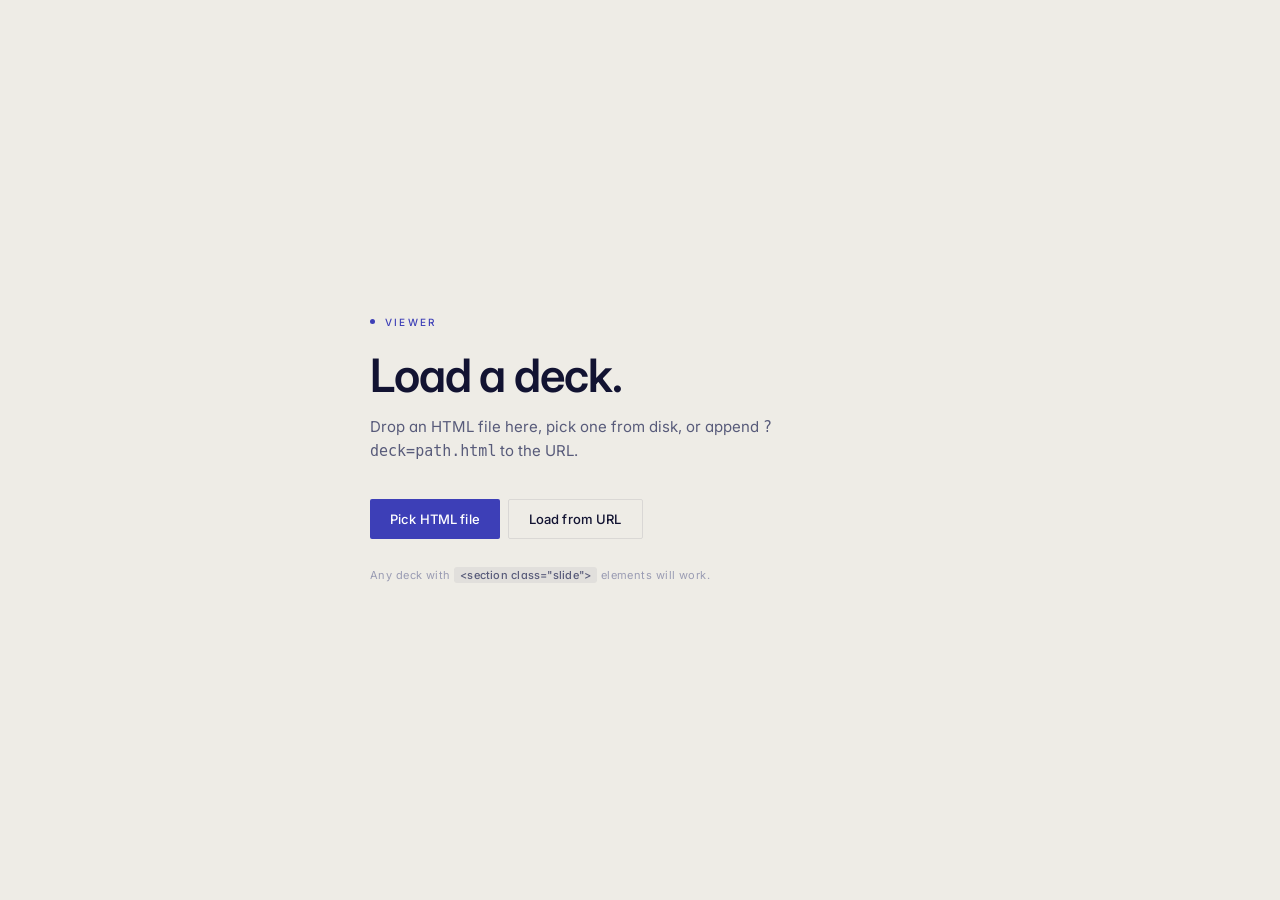
<file: viewer.html>
<!DOCTYPE html>
<html lang="en" class="v-shell">
<head>
<meta charset="UTF-8" />
<meta name="viewport" content="width=device-width, initial-scale=1" />
<title>Slate</title>
<link rel="preconnect" href="https://fonts.googleapis.com">
<link rel="preconnect" href="https://fonts.gstatic.com" crossorigin>
<link href="https://fonts.googleapis.com/css2?family=Inter:wght@300;400;500;600;700&display=swap" rel="stylesheet">
<style>
  /* ================================================================
     Deck Viewer — loads any HTML deck (with <section class="slide">)
     and supplies the full nav frame + print stylesheet.
     ================================================================ */

  :root{
    /* Empty state takes the deck's clean off-white aesthetic. The dark
       nav/topbar pills still work visually over any loaded deck. */
    --vbg:#EEECE6;
    --vbg-soft:#F5F4EF;
    --vink:#121332;
    --vink-muted:#585B7A;
    --vink-faint:#9A9CB3;
    --vaccent:#3D3FB7;
    --vaccent-soft:#A8AAEB;
    --vrule:rgba(18,19,50,0.09);
  }

  *{margin:0;padding:0;box-sizing:border-box;}
  html{scroll-behavior:smooth;-webkit-font-smoothing:antialiased;text-rendering:optimizeLegibility;scroll-snap-type:y mandatory;}
  /* The viewer's shell styles use !important as a safety net against
     injected deck stylesheets that might re-declare body/html rules. */
  html.v-shell,body.v-shell{
    background:var(--vbg) !important;
    padding:0 !important;
    margin:0 !important;
  }
  body{
    font-family:'Inter',system-ui,-apple-system,sans-serif;
    background:var(--vbg);
    color:var(--vink);
    min-height:100vh;
    font-feature-settings:"ss01","cv11";
  }

  /* --- EMPTY STATE (deck aesthetic: clean, typography-first) ------ */
  .empty{
    min-height:100vh;
    display:flex;
    align-items:center;
    justify-content:center;
    padding:80px 32px;
    transition:background .2s ease;
  }
  .empty.hidden{display:none;}
  .empty.drag-over{
    background:rgba(61,63,183,0.04);
  }
  .empty-card{
    width:100%;
    max-width:540px;
    padding:0;
    background:transparent;
    border:none;
    text-align:left;
  }
  .empty-eyebrow{
    font-size:10px;font-weight:500;letter-spacing:.22em;
    text-transform:uppercase;color:var(--vaccent);
    margin-bottom:24px;
    display:flex;align-items:center;gap:10px;
  }
  .empty-eyebrow::before{
    content:'';display:inline-block;
    width:5px;height:5px;border-radius:50%;background:var(--vaccent);
  }
  .empty-title{
    font-size:46px;font-weight:600;letter-spacing:-.024em;
    line-height:1.02;margin-bottom:16px;
    color:var(--vink);
  }
  .empty-sub{
    font-size:15px;line-height:1.6;color:var(--vink-muted);
    margin-bottom:36px;
    max-width:440px;
  }
  .empty-actions{
    display:flex;gap:8px;flex-wrap:wrap;
  }
  .empty-btn{
    display:inline-flex;align-items:center;gap:8px;
    padding:11px 20px;
    background:var(--vaccent);color:#fff;
    border:none;border-radius:2px;
    font-family:'Inter',sans-serif;font-size:13px;font-weight:500;
    letter-spacing:.01em;cursor:pointer;
    transition:background .15s ease,transform .15s ease;
  }
  .empty-btn:hover{background:#4E50C9;}
  .empty-btn:active{transform:scale(.98);}
  .empty-btn.ghost{
    background:transparent;
    color:var(--vink);
    border:1px solid var(--vrule);
  }
  .empty-btn.ghost:hover{
    border-color:var(--vink);
    background:transparent;
  }
  .empty-hint{
    margin-top:28px;
    font-size:11px;letter-spacing:.04em;color:var(--vink-faint);
    line-height:1.6;
  }
  .empty-hint code{
    font-family:'Inter',sans-serif;font-weight:500;
    padding:1px 6px;background:rgba(18,19,50,0.06);
    color:var(--vink-muted);
    border-radius:3px;letter-spacing:.02em;
  }
  .recent{
    margin-top:56px;padding-top:24px;
    border-top:1px solid var(--vrule);
    text-align:left;
  }
  .recent-label{
    font-size:10px;font-weight:500;letter-spacing:.22em;
    text-transform:uppercase;color:var(--vink-faint);
    margin-bottom:8px;
  }
  .recent-list{display:flex;flex-direction:column;gap:0;}
  .recent-item{
    display:flex;align-items:baseline;justify-content:space-between;gap:16px;
    padding:12px 0;
    border-bottom:1px solid var(--vrule);
    font-size:13px;color:var(--vink-muted);
    cursor:pointer;
    transition:color .15s ease;
    border-left:none;border-right:none;border-top:none;
    background:transparent;width:100%;text-align:left;
    font-family:'Inter',sans-serif;
  }
  .recent-item:last-child{border-bottom:none;}
  .recent-item:hover{color:var(--vaccent);}
  .recent-item .name{
    flex:1;overflow:hidden;text-overflow:ellipsis;white-space:nowrap;
    font-weight:500;color:inherit;
  }
  .recent-item .meta{
    font-size:10px;color:var(--vink-faint);
    font-variant-numeric:tabular-nums;
    letter-spacing:.08em;text-transform:uppercase;
  }

  /* --- LOADED STATE (deck stage) ---------------------------------- */
  .stage{
    display:none;
    padding:56px 24px 140px;
    min-height:100vh;
  }
  .stage.visible{display:block;}
  .gallery{
    max-width:1400px;
    margin:0 auto;
    display:flex;flex-direction:column;
    gap:32px;
  }
  /* Injected slides: we DON'T override their styles; we just add scroll-snap
     and a safety shadow/radius in case the deck didn't ship with one. */
  .gallery > .slide{
    scroll-snap-align:center;
    scroll-margin-top:40px;
  }

  /* --- FULLSCREEN MODE -------------------------------------------- */
  /* When the document is in fullscreen, maximise each slide: one per
     viewport, no padding, no gap, no decoration around the slides. */
  :fullscreen .stage,
  :-webkit-full-screen .stage{
    padding:0 !important;min-height:100vh;background:#000;
  }
  :fullscreen .gallery,
  :-webkit-full-screen .gallery{
    max-width:none !important;gap:0 !important;margin:0 !important;
  }
  :fullscreen .gallery > .slide,
  :-webkit-full-screen .gallery > .slide{
    width:100vw !important;
    height:100vh !important;
    aspect-ratio:auto !important;
    border-radius:0 !important;
    box-shadow:none !important;
    scroll-snap-align:center !important;
  }
  /* True presentation: hide the topbar entirely in fullscreen. Nav
     (bottom-right) stays for navigation controls. */
  :fullscreen .topbar,
  :-webkit-full-screen .topbar{display:none !important;}
  :fullscreen .stage,
  :-webkit-full-screen .stage{padding-top:0 !important;}

  /* --- TOPBAR (minimal floating chips, auto-hide) ----------------- */
  .topbar{
    position:fixed;top:16px;left:20px;right:20px;
    z-index:90;
    display:none;
    align-items:center;justify-content:space-between;
    gap:12px;
    pointer-events:none;
    opacity:0;
    transform:translateY(-6px);
    transition:opacity .35s ease,transform .35s ease;
  }
  .topbar.mounted{display:flex;}
  .topbar.visible{opacity:1;transform:translateY(0);}
  .topbar > *{pointer-events:auto;}
  .topbar-title{
    font-size:11px;font-weight:500;letter-spacing:.04em;
    color:#F2F1EC;
    display:flex;align-items:center;gap:8px;
    padding:6px 12px;
    background:rgba(18,19,50,0.75);
    border-radius:999px;
    backdrop-filter:blur(8px);-webkit-backdrop-filter:blur(8px);
    box-shadow:0 2px 8px rgba(18,19,50,0.25);
    max-width:60vw;
  }
  .topbar-title .dot{
    flex:0 0 auto;
    width:5px;height:5px;border-radius:50%;background:var(--vaccent-soft);
  }
  .topbar-title .name{
    overflow:hidden;text-overflow:ellipsis;white-space:nowrap;
  }
  .topbar-title .src{
    font-variant-numeric:tabular-nums;color:rgba(242,241,236,0.55);
    font-size:10px;letter-spacing:.02em;
    overflow:hidden;text-overflow:ellipsis;white-space:nowrap;
    max-width:240px;
  }
  .topbar-actions{display:flex;gap:6px;}
  .topbar-btn{
    padding:6px 12px;
    background:rgba(18,19,50,0.75);
    color:#F2F1EC;
    border:none;
    border-radius:999px;
    font-family:'Inter',sans-serif;font-size:10px;font-weight:500;
    letter-spacing:.04em;cursor:pointer;
    backdrop-filter:blur(8px);-webkit-backdrop-filter:blur(8px);
    box-shadow:0 2px 8px rgba(18,19,50,0.25);
    transition:background .15s ease,transform .15s ease;
  }
  .topbar-btn:hover{background:rgba(18,19,50,0.95);}
  .topbar-btn:active{transform:scale(.95);}
  .topbar-btn.icon-btn{
    width:28px;height:28px;padding:0;
    display:inline-flex;align-items:center;justify-content:center;
    font-size:13px;
  }

  /* --- NAVIGATION (identical to add-deck-frame, kept in-sync) ----- */
  .dfnav{
    position:fixed;right:20px;bottom:20px;
    display:flex;align-items:center;gap:6px;
    z-index:100;
    font-family:'Inter',sans-serif;user-select:none;
    opacity:0;transform:translateY(6px);
    transition:opacity .35s ease,transform .35s ease;
    pointer-events:none;
  }
  .dfnav.dfnav-visible{opacity:1;transform:translateY(0);pointer-events:auto;}
  .dfnav-btn{
    width:28px;height:28px;border:none;border-radius:50%;
    background:rgba(18,19,50,0.75);color:#F2F1EC;
    cursor:pointer;display:inline-flex;align-items:center;justify-content:center;
    font-size:14px;line-height:1;
    backdrop-filter:blur(8px);-webkit-backdrop-filter:blur(8px);
    box-shadow:0 2px 8px rgba(18,19,50,0.25);
    transition:background .15s ease,transform .15s ease,opacity .15s ease;
  }
  .dfnav-btn:hover{background:rgba(18,19,50,0.95);}
  .dfnav-btn:active{transform:scale(.9);}
  .dfnav-btn:disabled{opacity:.25;cursor:not-allowed;}
  .dfnav-count{
    min-width:44px;text-align:center;
    font-size:10px;font-variant-numeric:tabular-nums;letter-spacing:.14em;
    padding:6px 10px;
    background:rgba(18,19,50,0.75);color:#F2F1EC;border-radius:999px;
    backdrop-filter:blur(8px);-webkit-backdrop-filter:blur(8px);
    box-shadow:0 2px 8px rgba(18,19,50,0.25);
    opacity:0;transition:opacity .2s ease,background .15s ease;
    cursor:help;
    outline:none;
  }
  .dfnav.dfnav-visible .dfnav-count{opacity:1;}
  .dfnav-count:hover,.dfnav-count:focus-visible{background:rgba(18,19,50,0.95);}
  .dfnav-help{
    position:fixed;right:24px;bottom:24px;
    width:24px;height:24px;border:none;border-radius:50%;
    background:rgba(18,19,50,0.55);color:#F2F1EC;
    cursor:pointer;font-size:11px;font-weight:500;line-height:1;
    display:none;align-items:center;justify-content:center;
    z-index:99;opacity:.35;
    backdrop-filter:blur(8px);-webkit-backdrop-filter:blur(8px);
    transition:opacity .2s ease,background .15s ease;
  }
  .dfnav-help.visible{display:inline-flex;}
  .dfnav-help:hover{opacity:1;background:rgba(18,19,50,0.85);}
  .dfnav.dfnav-visible ~ .dfnav-help{opacity:0;pointer-events:none;}
  .dfnav-help-panel{
    position:fixed;right:20px;bottom:60px;z-index:101;
    font-family:'Inter',sans-serif;font-size:11px;letter-spacing:.04em;
    color:#F2F1EC;padding:12px 14px;
    background:rgba(18,19,50,0.95);border-radius:10px;
    backdrop-filter:blur(12px);-webkit-backdrop-filter:blur(12px);
    box-shadow:0 8px 24px -8px rgba(18,19,50,0.4);
    display:none;line-height:1.55;min-width:200px;
  }
  .dfnav-help-panel.dfnav-open{display:block;}
  .dfnav-help-panel kbd{
    display:inline-block;padding:1px 6px;margin:0 2px;
    font-family:'Inter',sans-serif;font-size:10px;font-weight:500;
    background:rgba(255,255,255,0.12);border-radius:4px;letter-spacing:.02em;
  }
  .dfnav-help-panel .dfnav-row{display:flex;justify-content:space-between;gap:16px;margin-bottom:4px;}
  .dfnav-help-panel .dfnav-row:last-child{margin-bottom:0;}
  .dfnav-help-panel .dfnav-row span:first-child{opacity:.7;}

  /* --- ERROR BANNER ----------------------------------------------- */
  .error{
    position:fixed;top:20px;left:50%;transform:translateX(-50%);
    z-index:200;
    padding:12px 18px;background:#5A1E2A;color:#FFD2C8;
    border-radius:10px;font-size:13px;
    box-shadow:0 8px 24px -8px rgba(0,0,0,.4);
    display:none;
  }
  .error.visible{display:block;}

  /* --- PRINT ------------------------------------------------------- */
  @media print{
    @page{size:1400px 787px;margin:0;}
    *,*::before,*::after{
      -webkit-print-color-adjust:exact !important;
      print-color-adjust:exact !important;
      color-adjust:exact !important;
    }
    html,body{background:#fff !important;padding:0 !important;margin:0 !important;scroll-snap-type:none !important;width:1400px;}
    .empty,.topbar,.dfnav,.dfnav-help,.dfnav-help-panel,.error{display:none !important;}
    .stage{padding:0 !important;}
    .gallery{gap:0 !important;max-width:none !important;margin:0 !important;}
    .slide{
      width:1400px !important;height:787px !important;
      aspect-ratio:auto !important;
      border-radius:0 !important;box-shadow:none !important;
      page-break-after:always !important;break-after:page !important;
      page-break-inside:avoid !important;break-inside:avoid !important;
      opacity:1 !important;transform:none !important;overflow:hidden !important;
    }
    .slide:last-child{page-break-after:auto !important;}
    .slide .bg{
      display:block !important;position:absolute !important;inset:0 !important;
      background-size:cover !important;background-position:center !important;
    }
    img{max-width:none !important;}
  }
</style>
</head>
<body class="v-shell">

<!-- Empty state: drop zone + file picker + recent -->
<div class="empty" id="empty">
  <div class="empty-card" id="drop-zone">
    <div class="empty-eyebrow">Viewer</div>
    <h1 class="empty-title">Load a deck.</h1>
    <p class="empty-sub">Drop an HTML file here, pick one from disk, or append <code>?deck=path.html</code> to the URL.</p>
    <div class="empty-actions">
      <button class="empty-btn" id="btn-pick">Pick HTML file</button>
      <button class="empty-btn ghost" id="btn-paste-url">Load from URL</button>
    </div>
    <p class="empty-hint">Any deck with <code>&lt;section class="slide"&gt;</code> elements will work.</p>
    <div class="recent" id="recent" style="display:none;">
      <div class="recent-label">Recent</div>
      <div class="recent-list" id="recent-list"></div>
    </div>
  </div>
  <input type="file" id="file-input" accept=".html,.htm" style="display:none;">
</div>

<!-- Loaded state: topbar + deck gallery -->
<div class="topbar" id="topbar">
  <div class="topbar-title">
    <span class="dot"></span>
    <span class="name" id="topbar-name">Deck</span>
    <span class="src" id="topbar-src"></span>
  </div>
  <div class="topbar-actions">
    <button class="topbar-btn icon-btn" id="btn-fullscreen" aria-label="Fullscreen (F)" title="Fullscreen (F)">⛶</button>
    <button class="topbar-btn" id="btn-print">Print</button>
    <button class="topbar-btn" id="btn-change">Change</button>
  </div>
</div>

<main class="stage" id="stage">
  <div class="gallery" id="gallery"></div>
</main>

<!-- Nav (only shown when a deck is loaded) -->
<nav class="dfnav" id="dfnav" aria-label="Deck navigation">
  <button class="dfnav-btn" id="dfnav-prev" aria-label="Previous slide">‹</button>
  <span class="dfnav-count" id="dfnav-counter" tabindex="0" aria-label="Slide counter — hover for shortcuts"><span id="dfnav-current">1</span>&nbsp;/&nbsp;<span id="dfnav-total">1</span></span>
  <button class="dfnav-btn" id="dfnav-next" aria-label="Next slide">›</button>
</nav>
<button class="dfnav-help" id="dfnav-help" aria-label="Keyboard shortcuts">?</button>
<div class="dfnav-help-panel" id="dfnav-help-panel" role="dialog">
  <div class="dfnav-row"><span>Next / Prev</span><span><kbd>←</kbd><kbd>→</kbd></span></div>
  <div class="dfnav-row"><span>First / Last</span><span><kbd>Home</kbd><kbd>End</kbd></span></div>
  <div class="dfnav-row"><span>Fullscreen</span><span><kbd>F</kbd></span></div>
  <div class="dfnav-row"><span>Print / PDF</span><span><kbd>P</kbd></span></div>
  <div class="dfnav-row"><span>Change deck</span><span><kbd>Esc</kbd></span></div>
  <div class="dfnav-row"><span>Deep-link</span><span>#slide-N</span></div>
</div>

<div class="error" id="error"></div>

<script>
(function(){
  // --- Element refs -------------------------------------------------
  const empty    = document.getElementById('empty');
  const dropZone = document.getElementById('drop-zone');
  const stage    = document.getElementById('stage');
  const gallery  = document.getElementById('gallery');
  const topbar   = document.getElementById('topbar');
  const topName  = document.getElementById('topbar-name');
  const topSrc   = document.getElementById('topbar-src');
  const nav      = document.getElementById('dfnav');
  const help     = document.getElementById('dfnav-help');
  const helpPane = document.getElementById('dfnav-help-panel');
  const elCur    = document.getElementById('dfnav-current');
  const elTotal  = document.getElementById('dfnav-total');
  const elPrev   = document.getElementById('dfnav-prev');
  const elNext   = document.getElementById('dfnav-next');
  const elCount  = document.getElementById('dfnav-counter');
  const errBox   = document.getElementById('error');
  const fileIn   = document.getElementById('file-input');
  const btnPick  = document.getElementById('btn-pick');
  const btnURL   = document.getElementById('btn-paste-url');
  const btnPrint = document.getElementById('btn-print');
  const btnChange= document.getElementById('btn-change');
  const btnFS    = document.getElementById('btn-fullscreen');

  // --- State --------------------------------------------------------
  let slides = [];
  let current = 0;
  let hideTimer;
  const HIDE_DELAY = 2400;
  const STORAGE_KEY = 'deckViewer.recent';
  const MAX_RECENT = 6;

  // --- Strip shell-level rules from injected deck stylesheets -----
  // Decks often ship with `body { background: …; padding: …; }` and
  // `html { scroll-behavior: …; }` rules that, once injected, repaint the
  // viewer's own body/html. Walk the stylesheet and delete any rule whose
  // selector *only* targets body, html, or *.
  const stripShellRules = (sheet) => {
    if (!sheet || !sheet.cssRules) return;
    const isShellOnly = (sel) => {
      return sel.split(',').every(part => {
        const p = part.trim().toLowerCase();
        return p === 'body' || p === 'html' || p === '*';
      });
    };
    // Walk top-level and @media rules in reverse so deletion is safe
    const walk = (rules, container) => {
      for (let i = rules.length - 1; i >= 0; i--) {
        const r = rules[i];
        if (r.type === CSSRule.STYLE_RULE && r.selectorText && isShellOnly(r.selectorText)) {
          try { container.deleteRule(i); } catch (_) {}
        } else if (r.cssRules) {
          // Nested rule (e.g. @media) — recurse, passing this rule as the container
          walk(r.cssRules, r);
        }
      }
    };
    try { walk(sheet.cssRules, sheet); } catch (_) { /* cross-origin stylesheet */ }
  };

  // --- Error UI -----------------------------------------------------
  const showError = (msg) => {
    errBox.textContent = msg;
    errBox.classList.add('visible');
    setTimeout(() => errBox.classList.remove('visible'), 5000);
  };

  // --- Deck loading -------------------------------------------------
  /**
   * Given an HTML string, parse it, extract <style>, <link>, and
   * <section class="slide"> elements, and inject them into the viewer.
   * @param {string} html
   * @param {string} source  — display name (filename or URL)
   * @param {string} baseURL — base for resolving relative asset paths
   */
  const loadHTML = (html, source, baseURL) => {
    try {
      const parser = new DOMParser();
      const doc = parser.parseFromString(html, 'text/html');

      // Inject <base> for relative asset resolution
      if (baseURL) {
        let base = document.createElement('base');
        base.href = baseURL;
        // Replace any existing viewer-injected base
        const prev = document.querySelector('base[data-viewer]');
        if (prev) prev.remove();
        base.setAttribute('data-viewer', '');
        document.head.insertBefore(base, document.head.firstChild);
      }

      // Inject deck's <link rel="stylesheet"> and <style> into our <head>
      // but tagged so we can remove them next time.
      document.querySelectorAll('[data-deck-style]').forEach(n => n.remove());

      const links = doc.querySelectorAll('link[rel="stylesheet"]');
      links.forEach(l => {
        const clone = l.cloneNode();
        clone.setAttribute('data-deck-style', '');
        document.head.appendChild(clone);
      });

      const styles = doc.querySelectorAll('style');
      styles.forEach(s => {
        const clone = document.createElement('style');
        clone.textContent = s.textContent;
        clone.setAttribute('data-deck-style', '');
        document.head.appendChild(clone);
        // Strip rules that target the viewer shell itself (body, html, *)
        // — the deck's own body padding/background would otherwise leak
        // through and repaint the viewer chrome.
        stripShellRules(clone.sheet);
      });

      // Extract slides
      const slideNodes = [...doc.querySelectorAll('.slide')];
      if (!slideNodes.length) {
        showError('No <section class="slide"> elements found in this file.');
        return false;
      }

      // Clear and fill the gallery
      gallery.innerHTML = '';
      slideNodes.forEach((s, i) => {
        // Strip original fade-in hiding (viewer re-enables via intersection)
        s.style.opacity = '';
        s.style.transform = '';
        if (!s.id) s.id = `slide-${i+1}`;
        gallery.appendChild(s);
      });

      slides = [...gallery.querySelectorAll('.slide')];
      current = 0;

      // UI switch
      empty.classList.add('hidden');
      stage.classList.add('visible');
      topbar.classList.add('mounted');   // display:flex; opacity still 0
      help.classList.add('visible');

      // Topbar display
      const deckTitle = doc.querySelector('title')?.textContent?.trim() || source;
      topName.textContent = deckTitle;
      topSrc.textContent = source ? `· ${source}` : '';
      document.title = `${deckTitle} — Slate`;

      initNav();
      jumpFromHash({ push: false });
      setTimeout(showNav, 600);

      return true;
    } catch (err) {
      console.error(err);
      showError('Failed to parse deck: ' + err.message);
      return false;
    }
  };

  const loadFromFile = (file) => {
    const reader = new FileReader();
    reader.onload = (e) => {
      const ok = loadHTML(e.target.result, file.name, null);
      if (ok) addRecent({ name: file.name, source: 'file', size: file.size, ts: Date.now() });
    };
    reader.onerror = () => showError('Could not read file.');
    reader.readAsText(file);
  };

  const loadFromURL = async (url) => {
    try {
      const res = await fetch(url);
      if (!res.ok) throw new Error(`HTTP ${res.status}`);
      const html = await res.text();
      // Resolve base URL relative to current document
      const abs = new URL(url, location.href).href;
      const basePath = abs.substring(0, abs.lastIndexOf('/') + 1);
      const ok = loadHTML(html, url, basePath);
      if (ok) {
        addRecent({ name: url.split('/').pop() || url, source: url, ts: Date.now() });
        history.replaceState(null, '', `?deck=${encodeURIComponent(url)}${location.hash}`);
      }
    } catch (err) {
      showError(`Failed to load ${url}: ${err.message}`);
    }
  };

  // --- Recent decks (localStorage) ---------------------------------
  const getRecent = () => {
    try { return JSON.parse(localStorage.getItem(STORAGE_KEY) || '[]'); }
    catch { return []; }
  };
  const saveRecent = (list) => {
    try { localStorage.setItem(STORAGE_KEY, JSON.stringify(list)); }
    catch {}
  };
  const addRecent = (entry) => {
    if (entry.source === 'file') return; // can't re-open local files by path
    let list = getRecent().filter(r => r.source !== entry.source);
    list.unshift(entry);
    list = list.slice(0, MAX_RECENT);
    saveRecent(list);
  };
  const renderRecent = () => {
    const list = getRecent();
    const container = document.getElementById('recent');
    const ul = document.getElementById('recent-list');
    if (!list.length) { container.style.display = 'none'; return; }
    container.style.display = 'block';
    ul.innerHTML = '';
    list.forEach(r => {
      const btn = document.createElement('button');
      btn.className = 'recent-item';
      const age = timeAgo(r.ts);
      btn.innerHTML = `<span class="name">${escapeHTML(r.name)}</span><span class="meta">${age}</span>`;
      btn.addEventListener('click', () => loadFromURL(r.source));
      ul.appendChild(btn);
    });
  };
  const timeAgo = (ts) => {
    const s = Math.floor((Date.now() - ts) / 1000);
    if (s < 60) return 'just now';
    if (s < 3600) return `${Math.floor(s/60)}m ago`;
    if (s < 86400) return `${Math.floor(s/3600)}h ago`;
    return `${Math.floor(s/86400)}d ago`;
  };
  const escapeHTML = (s) => s.replace(/[&<>"']/g, c => ({'&':'&amp;','<':'&lt;','>':'&gt;','"':'&quot;',"'":'&#39;'}[c]));

  // --- Navigation (shared with add-deck-frame) ---------------------
  // Topbar and nav fade together — one unified chrome.
  const showNav = () => {
    nav.classList.add('dfnav-visible');
    topbar.classList.add('visible');
    clearTimeout(hideTimer);
    hideTimer = setTimeout(() => {
      nav.classList.remove('dfnav-visible');
      topbar.classList.remove('visible');
    }, HIDE_DELAY);
  };

  // --- Fullscreen --------------------------------------------------
  const toggleFullscreen = () => {
    const fsEl = document.fullscreenElement || document.webkitFullscreenElement;
    if (fsEl) {
      (document.exitFullscreen || document.webkitExitFullscreen).call(document);
    } else {
      const req = document.documentElement.requestFullscreen
               || document.documentElement.webkitRequestFullscreen;
      if (req) req.call(document.documentElement);
    }
  };
  const onFSChange = () => {
    const fsEl = document.fullscreenElement || document.webkitFullscreenElement;
    // When entering fullscreen, snap to the currently-centred slide so it
    // fills the viewport cleanly.
    if (fsEl && slides.length) {
      requestAnimationFrame(() => {
        slides[current].scrollIntoView({ behavior: 'instant', block: 'center' });
      });
    }
  };
  document.addEventListener('fullscreenchange', onFSChange);
  document.addEventListener('webkitfullscreenchange', onFSChange);

  const updateCounter = () => {
    elCur.textContent = current + 1;
    elTotal.textContent = slides.length;
    elPrev.disabled = current === 0;
    elNext.disabled = current === slides.length - 1;
  };

  const goTo = (i, { push = true } = {}) => {
    current = Math.max(0, Math.min(slides.length - 1, i));
    slides[current].scrollIntoView({ behavior: 'smooth', block: 'center' });
    if (push) history.replaceState(null, '', `${location.pathname}${location.search}#slide-${current + 1}`);
    updateCounter();
    showNav();
  };

  const jumpFromHash = ({ push = true } = {}) => {
    const m = (location.hash || '').match(/^#slide-(\d+)$/);
    if (m) {
      const i = Math.max(0, Math.min(slides.length - 1, parseInt(m[1], 10) - 1));
      goTo(i, { push });
    } else {
      updateCounter();
    }
  };

  let centerObserver = null;
  const initNav = () => {
    if (centerObserver) centerObserver.disconnect();
    centerObserver = new IntersectionObserver((entries) => {
      entries.forEach(e => {
        if (e.isIntersecting && e.intersectionRatio > 0.5) {
          const idx = slides.indexOf(e.target);
          if (idx !== -1 && idx !== current) {
            current = idx;
            updateCounter();
            history.replaceState(null, '', `${location.pathname}${location.search}#slide-${current + 1}`);
          }
        }
      });
    }, { threshold: [0.5, 0.75] });
    slides.forEach(s => centerObserver.observe(s));

    // Reveal-on-scroll for decks that use opacity:0 + .visible
    const reveal = new IntersectionObserver((entries) => {
      entries.forEach(e => { if (e.isIntersecting) e.target.classList.add('visible'); });
    }, { threshold: 0.12 });
    slides.forEach(s => reveal.observe(s));

    updateCounter();
  };

  // --- Wire up events ----------------------------------------------
  document.addEventListener('mousemove', () => { if (slides.length) showNav(); }, { passive: true });
  document.addEventListener('touchstart', () => { if (slides.length) showNav(); }, { passive: true });
  nav.addEventListener('mouseenter', () => { clearTimeout(hideTimer); nav.classList.add('dfnav-visible'); });
  nav.addEventListener('mouseleave', showNav);

  help.addEventListener('click', (e) => {
    e.stopPropagation();
    helpPane.classList.toggle('dfnav-open');
  });
  document.addEventListener('click', (e) => {
    if (!helpPane.contains(e.target) && e.target !== help) helpPane.classList.remove('dfnav-open');
  });

  // Peek shortcuts on counter hover/focus.
  // Small grace period so brief mouse flicks between counter and panel
  // don't flicker the UI.
  let peekTimer;
  const peekOpen = () => {
    clearTimeout(peekTimer);
    helpPane.classList.add('dfnav-open');
  };
  const peekClose = () => {
    clearTimeout(peekTimer);
    peekTimer = setTimeout(() => {
      if (!elCount.matches(':hover') && !helpPane.matches(':hover') && document.activeElement !== elCount) {
        helpPane.classList.remove('dfnav-open');
      }
    }, 180);
  };
  elCount.addEventListener('mouseenter', peekOpen);
  elCount.addEventListener('focus', peekOpen);
  elCount.addEventListener('mouseleave', peekClose);
  elCount.addEventListener('blur', peekClose);
  helpPane.addEventListener('mouseenter', () => clearTimeout(peekTimer));
  helpPane.addEventListener('mouseleave', peekClose);

  elPrev.addEventListener('click', () => goTo(current - 1));
  elNext.addEventListener('click', () => goTo(current + 1));

  document.addEventListener('keydown', (e) => {
    const tag = document.activeElement && document.activeElement.tagName;
    if (tag === 'INPUT' || tag === 'TEXTAREA') return;
    if (!slides.length) return;
    if (['ArrowRight','ArrowDown','PageDown',' '].includes(e.key)) {
      e.preventDefault(); goTo(current + 1);
    } else if (['ArrowLeft','ArrowUp','PageUp'].includes(e.key)) {
      e.preventDefault(); goTo(current - 1);
    } else if (e.key === 'Home') {
      e.preventDefault(); goTo(0);
    } else if (e.key === 'End') {
      e.preventDefault(); goTo(slides.length - 1);
    } else if (e.key === 'p' || e.key === 'P') {
      if (!e.metaKey && !e.ctrlKey) { e.preventDefault(); window.print(); }
    } else if (e.key === 'f' || e.key === 'F') {
      if (!e.metaKey && !e.ctrlKey) { e.preventDefault(); toggleFullscreen(); }
    } else if (e.key === '?' || e.key === '/') {
      e.preventDefault(); helpPane.classList.toggle('dfnav-open'); showNav();
    } else if (e.key === 'Escape') {
      if (helpPane.classList.contains('dfnav-open')) {
        helpPane.classList.remove('dfnav-open');
      } else {
        resetToEmpty();
      }
    }
  });

  window.addEventListener('hashchange', () => jumpFromHash({ push: false }));

  // --- Topbar buttons ----------------------------------------------
  btnPrint.addEventListener('click', () => window.print());
  btnChange.addEventListener('click', resetToEmpty);
  btnFS.addEventListener('click', toggleFullscreen);
  // Keep topbar visible while hovering it (mirror nav behaviour)
  topbar.addEventListener('mouseenter', () => {
    clearTimeout(hideTimer);
    topbar.classList.add('visible');
    nav.classList.add('dfnav-visible');
  });
  topbar.addEventListener('mouseleave', showNav);

  function resetToEmpty() {
    stage.classList.remove('visible');
    topbar.classList.remove('visible', 'mounted');
    help.classList.remove('visible');
    nav.classList.remove('dfnav-visible');
    gallery.innerHTML = '';
    slides = [];
    empty.classList.remove('hidden');
    document.querySelectorAll('[data-deck-style],[data-viewer]').forEach(n => n.remove());
    history.replaceState(null, '', location.pathname);
    document.title = 'Slate';
    renderRecent();
    const fsEl = document.fullscreenElement || document.webkitFullscreenElement;
    if (fsEl) (document.exitFullscreen || document.webkitExitFullscreen).call(document);
  }

  // --- File picker + drag-drop -------------------------------------
  btnPick.addEventListener('click', () => fileIn.click());
  fileIn.addEventListener('change', () => {
    if (fileIn.files[0]) loadFromFile(fileIn.files[0]);
  });

  btnURL.addEventListener('click', () => {
    const url = prompt('Path or URL to deck HTML:', './index-indigo.html');
    if (url) loadFromURL(url);
  });

  // Drag & drop anywhere on empty state — tint the whole empty area
  ['dragenter','dragover'].forEach(ev => {
    empty.addEventListener(ev, (e) => {
      e.preventDefault(); e.stopPropagation();
      empty.classList.add('drag-over');
    });
  });
  ['dragleave','drop'].forEach(ev => {
    empty.addEventListener(ev, (e) => {
      e.preventDefault(); e.stopPropagation();
      empty.classList.remove('drag-over');
    });
  });
  empty.addEventListener('drop', (e) => {
    const file = e.dataTransfer.files[0];
    if (file) loadFromFile(file);
  });
  // Also accept drops anywhere on the page when empty state is visible
  document.addEventListener('dragover', (e) => {
    if (!empty.classList.contains('hidden')) e.preventDefault();
  });
  document.addEventListener('drop', (e) => {
    if (!empty.classList.contains('hidden')) {
      e.preventDefault();
      const file = e.dataTransfer.files[0];
      if (file) loadFromFile(file);
    }
  });

  // --- URL param auto-load -----------------------------------------
  const params = new URLSearchParams(location.search);
  const deckParam = params.get('deck');
  if (deckParam) {
    loadFromURL(deckParam);
  } else {
    renderRecent();
  }
})();
</script>
</body>
</html>
</file>
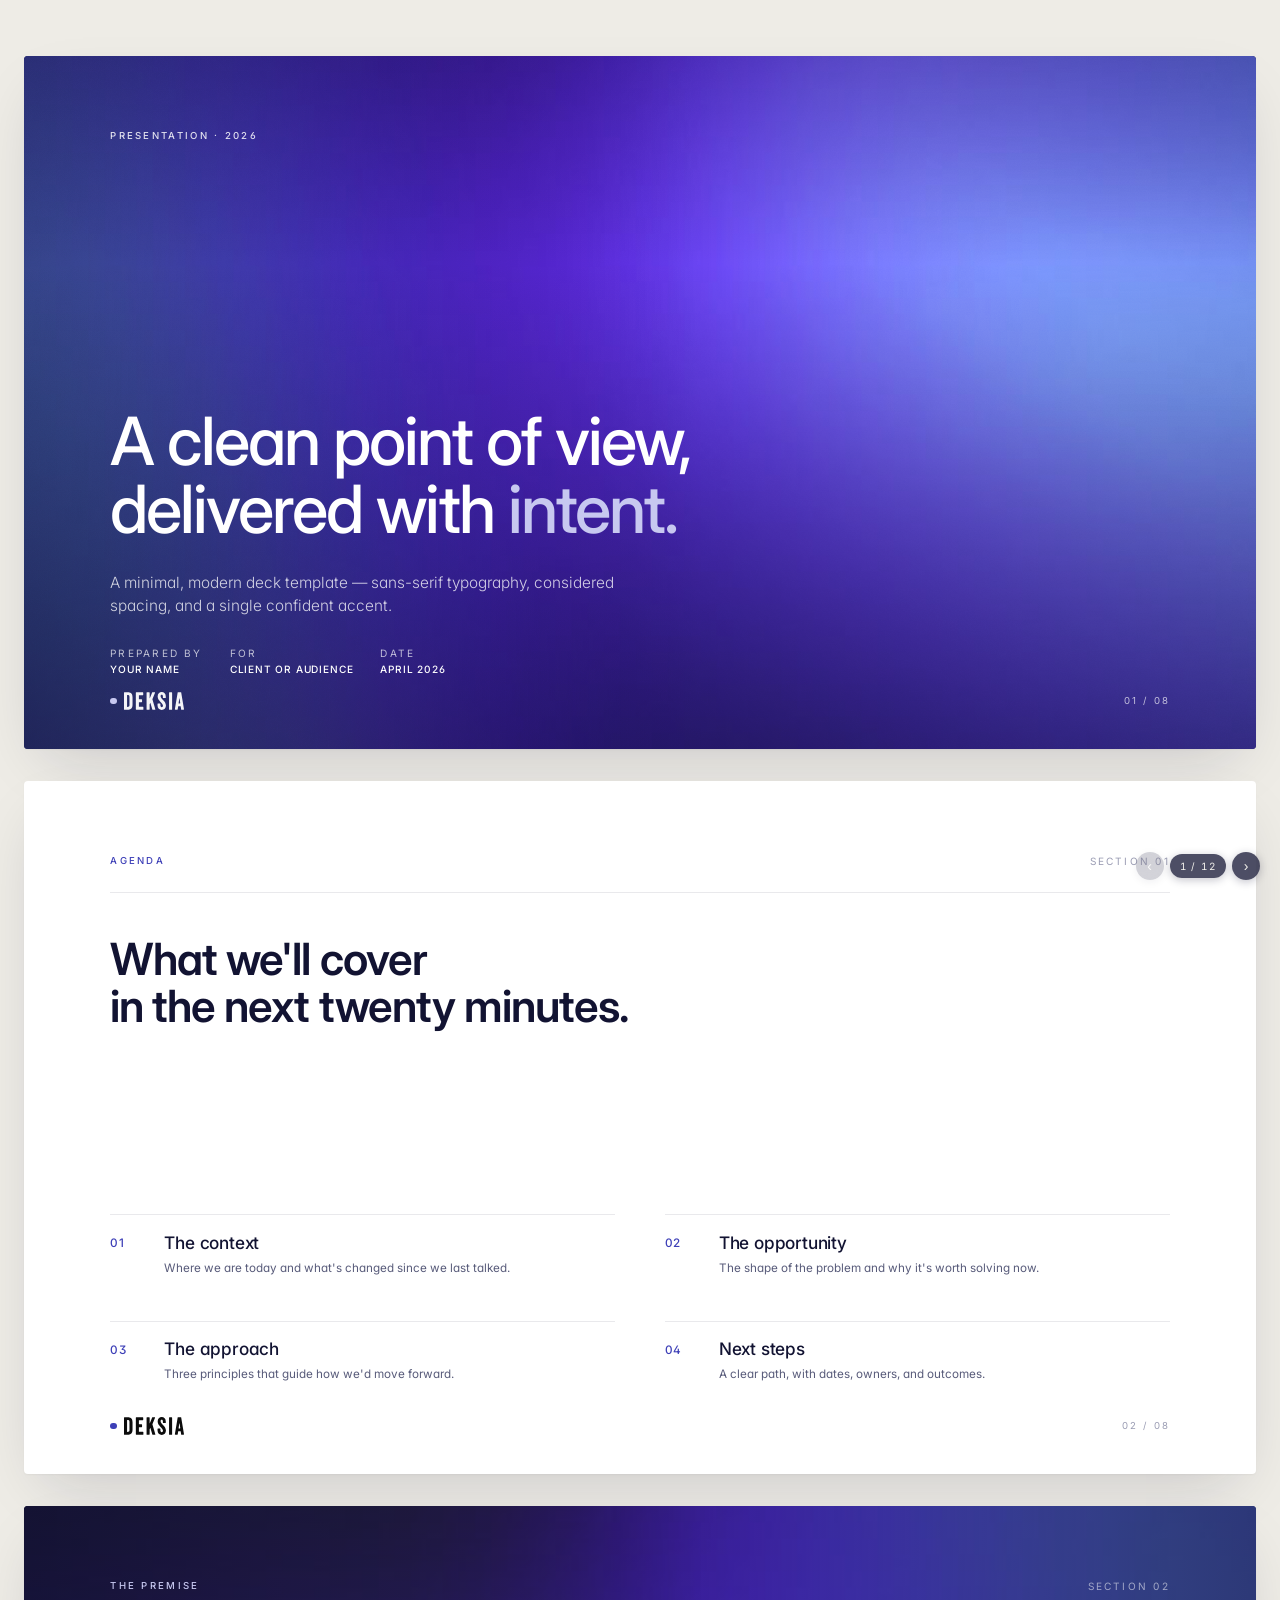
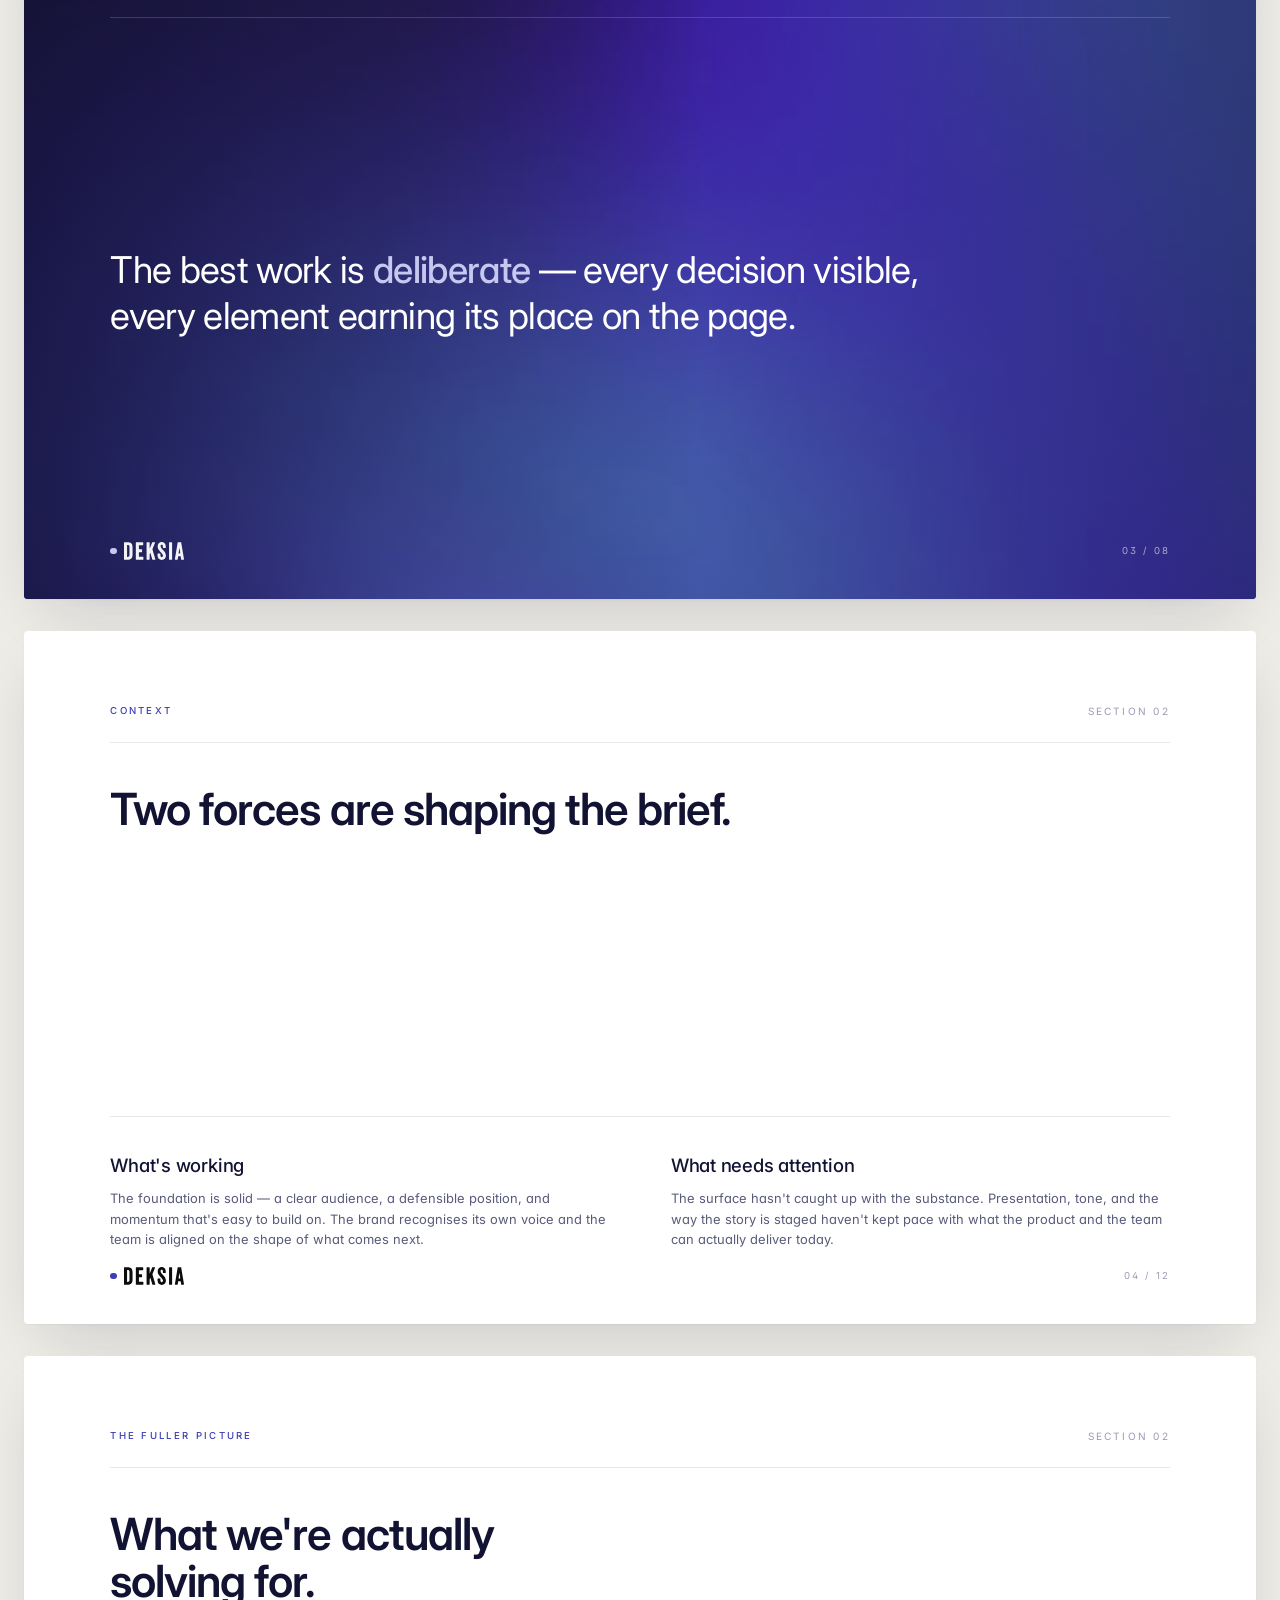
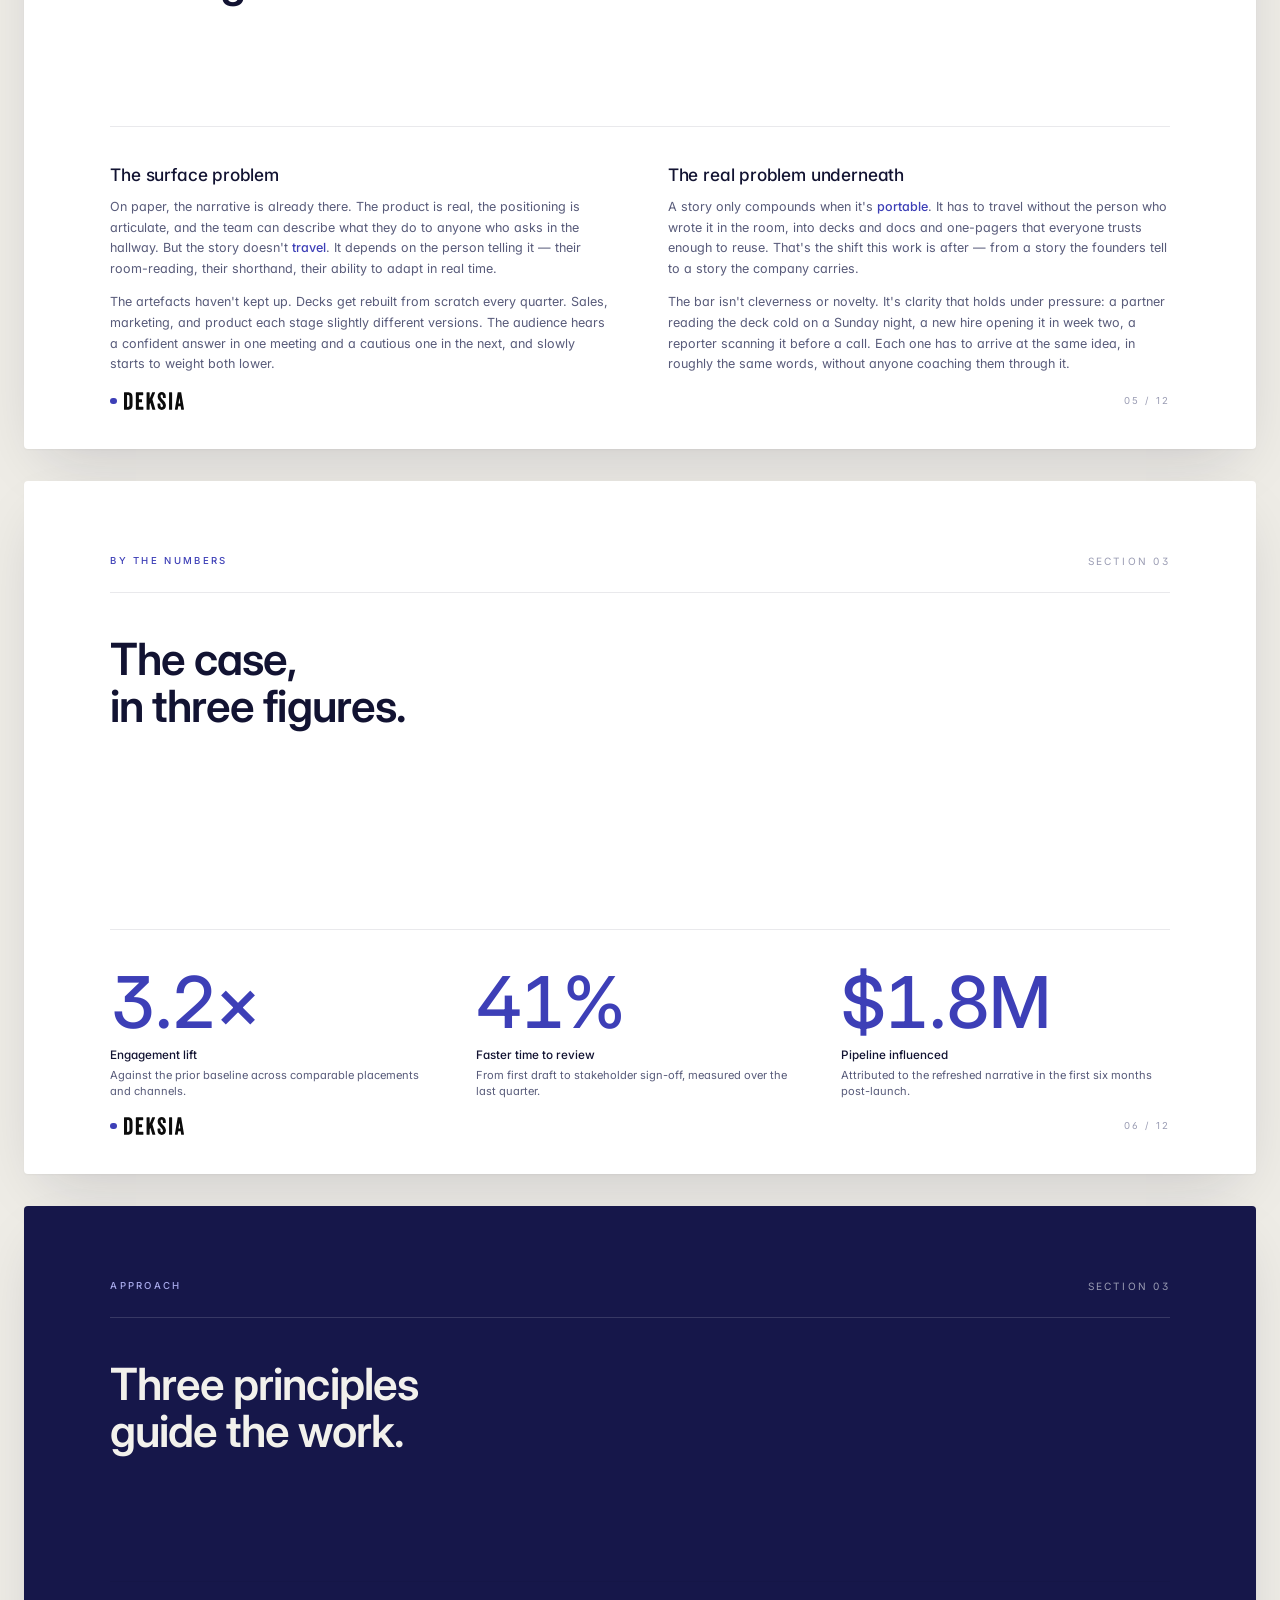
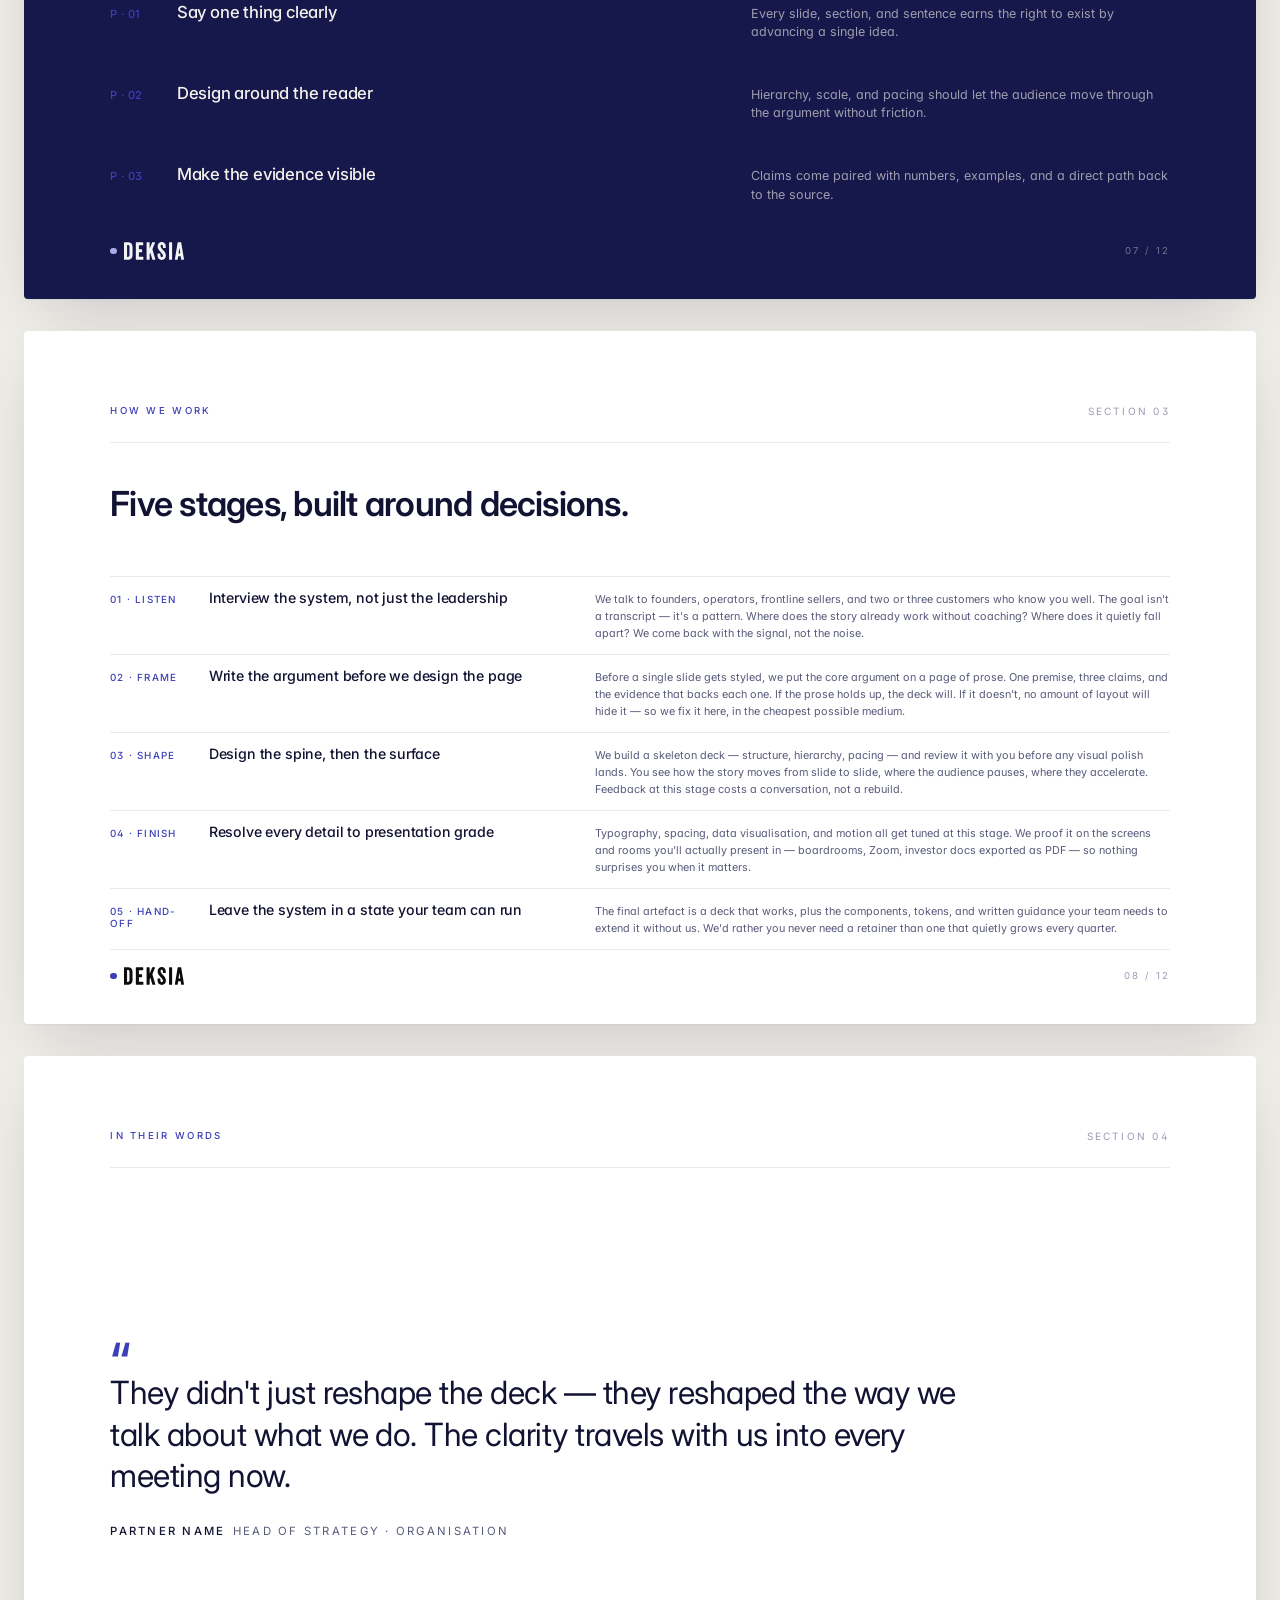
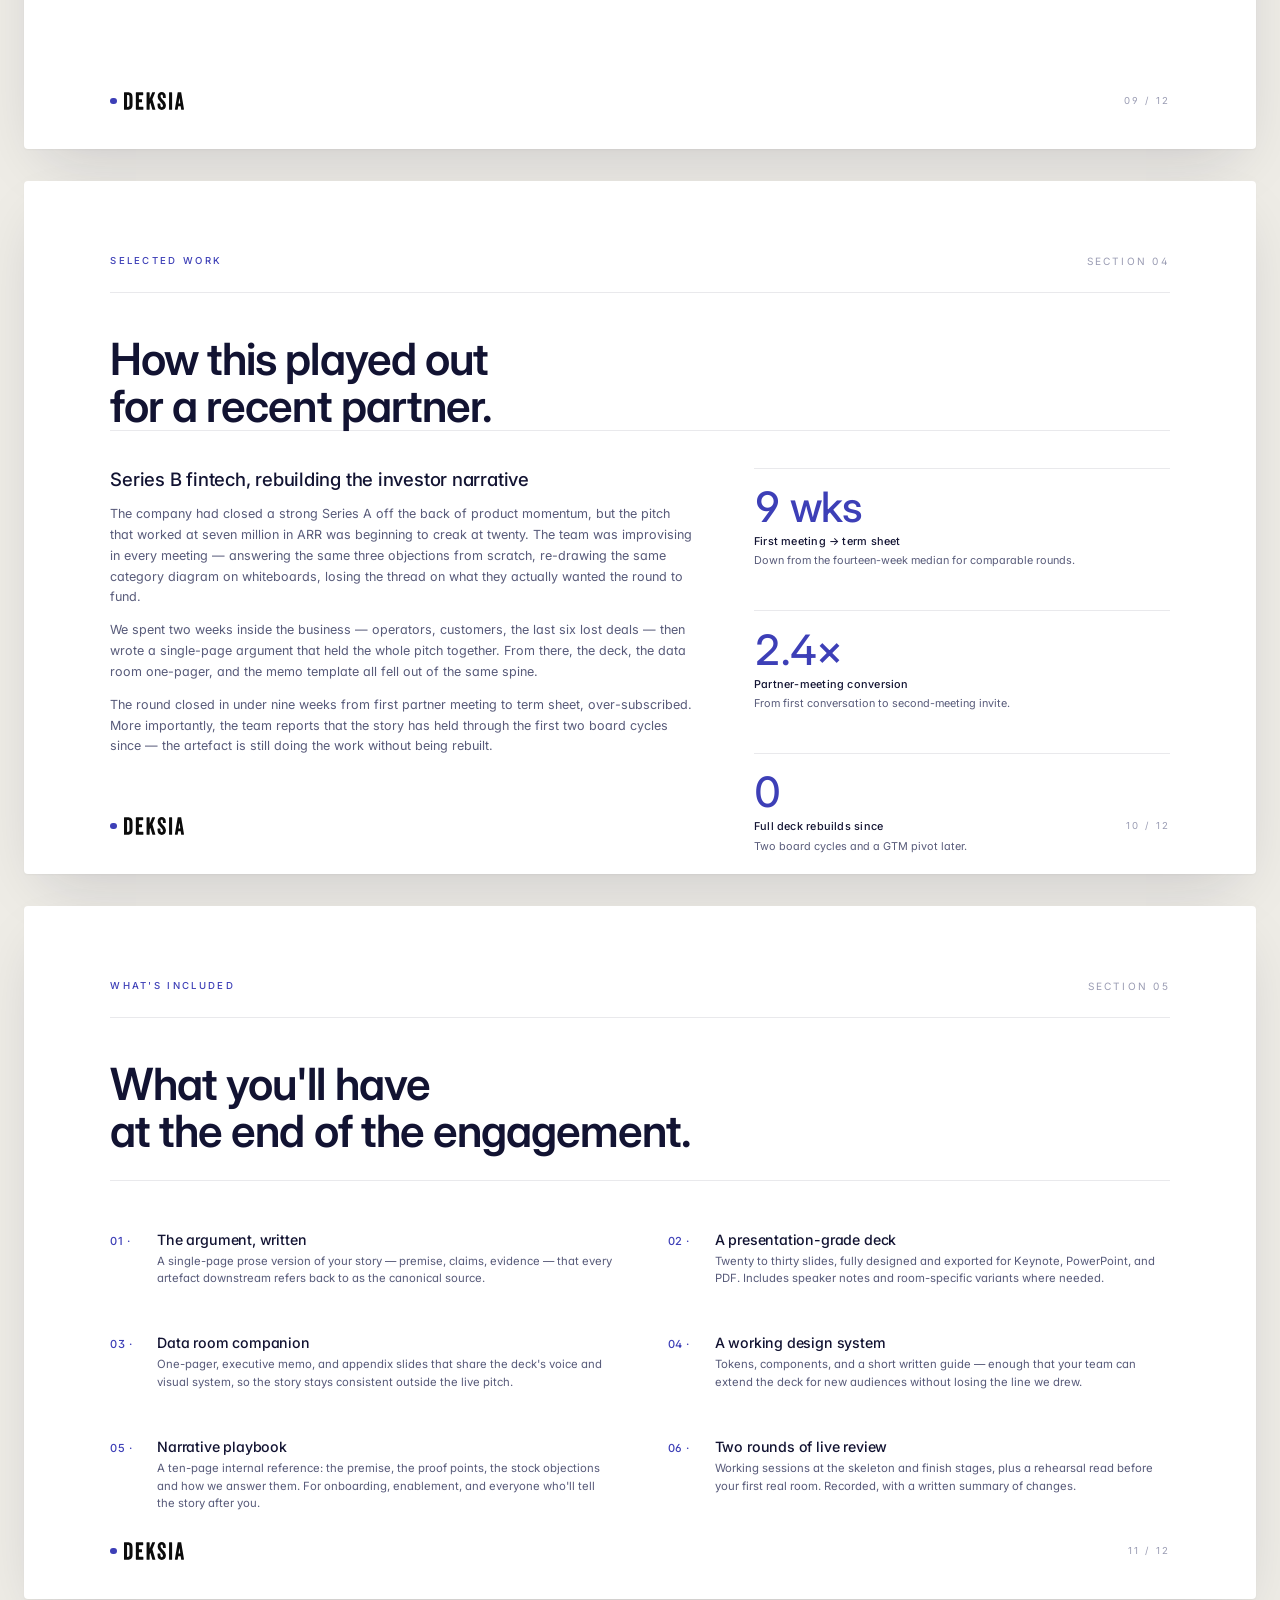
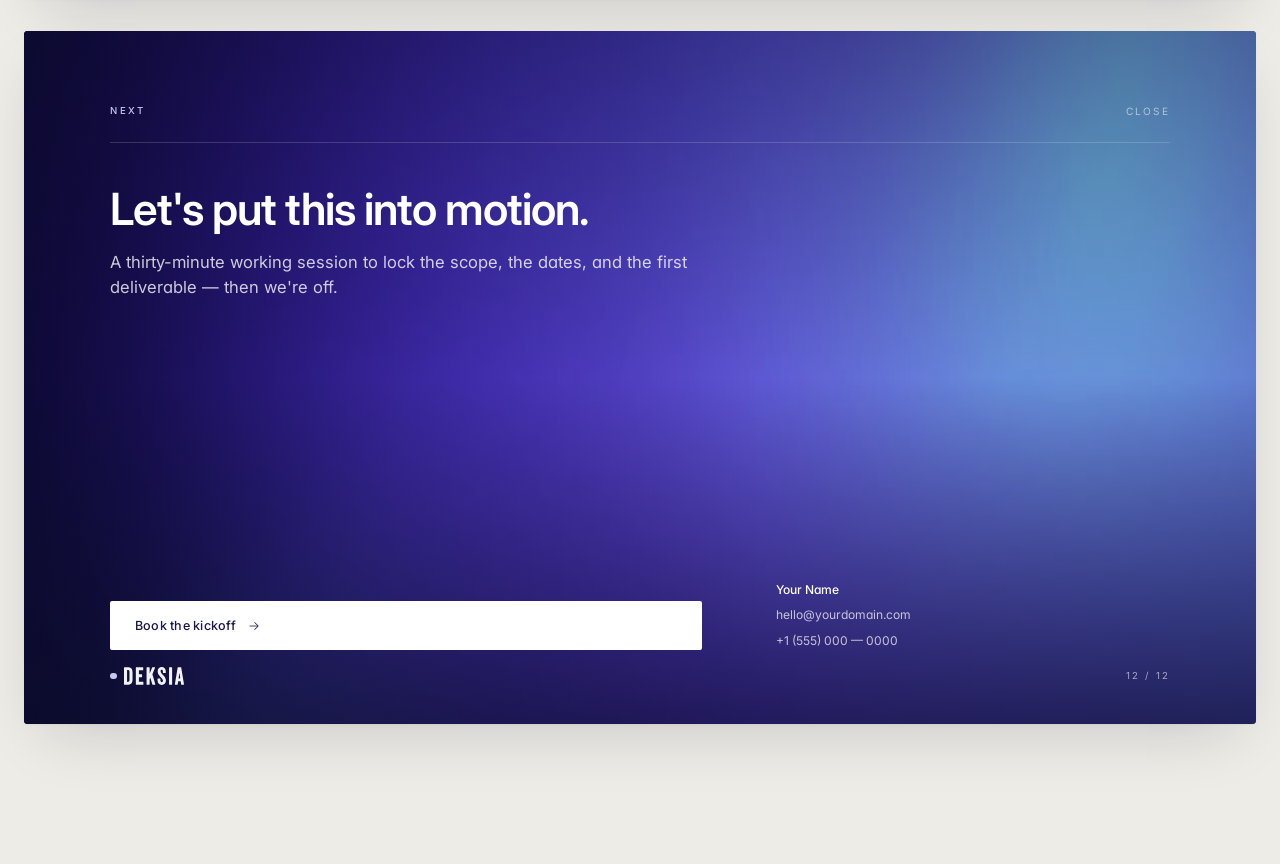
<file: example/deck.html>
<!DOCTYPE html>
<html lang="en">
<head>
<meta charset="UTF-8" />
<meta name="viewport" content="width=device-width, initial-scale=1" />
<title>Deck — Indigo</title>
<link rel="preconnect" href="https://fonts.googleapis.com">
<link rel="preconnect" href="https://fonts.gstatic.com" crossorigin>
<link href="https://fonts.googleapis.com/css2?family=Inter:wght@300;400;500;600;700&display=swap" rel="stylesheet">
<style>
  :root{
    --page-bg:#EEECE6;
    --slide-bg:#FFFFFF;
    --slide-bg-dark:#16174A;
    --accent:#3D3FB7;
    --accent-soft:#C7C8F0;
    --ink:#121332;
    --ink-muted:#585B7A;
    --ink-faint:#9A9CB3;
    --rule:rgba(18,19,50,0.09);
    --rule-dark:rgba(255,255,255,0.14);
  }

  *{margin:0;padding:0;box-sizing:border-box;}
  html{scroll-behavior:smooth;-webkit-font-smoothing:antialiased;text-rendering:optimizeLegibility;scroll-snap-type:y mandatory;}
  body{
    font-family:'Inter',system-ui,-apple-system,sans-serif;
    background:var(--page-bg);
    color:var(--ink);
    padding:56px 24px 140px;
    min-height:100vh;
    font-feature-settings:"ss01","cv11";
  }

  .gallery{
    max-width:1400px;
    margin:0 auto;
    display:flex;
    flex-direction:column;
    gap:32px;
  }

  /* --- NAVIGATION (minimal icons, auto-hide) -------------------------- */
  .nav{
    position:fixed;
    right:20px;
    bottom:20px;
    display:flex;
    align-items:center;
    gap:6px;
    z-index:100;
    font-family:'Inter',sans-serif;
    user-select:none;
    opacity:0;
    transform:translateY(6px);
    transition:opacity .35s ease,transform .35s ease;
    pointer-events:none;
  }
  .nav.visible{opacity:1;transform:translateY(0);pointer-events:auto;}
  .nav-btn{
    width:28px;height:28px;
    border:none;border-radius:50%;
    background:rgba(18,19,50,0.75);
    color:#F2F1EC;
    cursor:pointer;
    display:inline-flex;align-items:center;justify-content:center;
    font-size:14px;line-height:1;
    backdrop-filter:blur(8px);
    -webkit-backdrop-filter:blur(8px);
    box-shadow:0 2px 8px rgba(18,19,50,0.25);
    transition:background .15s ease,transform .15s ease,opacity .15s ease;
  }
  .nav-btn:hover{background:rgba(18,19,50,0.95);}
  .nav-btn:active{transform:scale(.9);}
  .nav-btn:disabled{opacity:.25;cursor:not-allowed;}
  .nav-count{
    min-width:44px;
    text-align:center;
    font-size:10px;
    font-variant-numeric:tabular-nums;
    letter-spacing:.14em;
    padding:6px 10px;
    background:rgba(18,19,50,0.75);
    color:#F2F1EC;
    border-radius:999px;
    backdrop-filter:blur(8px);
    -webkit-backdrop-filter:blur(8px);
    box-shadow:0 2px 8px rgba(18,19,50,0.25);
    opacity:0;
    transition:opacity .2s ease,background .15s ease;
    cursor:help;
    outline:none;
  }
  .nav.visible .nav-count{opacity:1;}
  .nav-count:hover,.nav-count:focus-visible{background:rgba(18,19,50,0.95);}
  .nav-help{
    width:24px;height:24px;
    position:fixed;
    right:24px;bottom:24px;
    border:none;border-radius:50%;
    background:rgba(18,19,50,0.55);
    color:#F2F1EC;
    cursor:pointer;
    font-size:11px;font-weight:500;line-height:1;
    display:inline-flex;align-items:center;justify-content:center;
    z-index:99;
    opacity:.35;
    backdrop-filter:blur(8px);
    -webkit-backdrop-filter:blur(8px);
    transition:opacity .2s ease,background .15s ease;
  }
  .nav-help:hover{opacity:1;background:rgba(18,19,50,0.85);}
  .nav.visible ~ .nav-help{opacity:0;pointer-events:none;}
  .nav-help-panel{
    position:fixed;right:20px;bottom:60px;z-index:101;
    font-family:'Inter',sans-serif;font-size:11px;letter-spacing:.04em;
    color:#F2F1EC;
    padding:12px 14px;background:rgba(18,19,50,0.95);
    border-radius:10px;
    backdrop-filter:blur(12px);
    -webkit-backdrop-filter:blur(12px);
    box-shadow:0 8px 24px -8px rgba(18,19,50,0.4);
    display:none;
    line-height:1.55;
    min-width:180px;
  }
  .nav-help-panel.open{display:block;}
  .nav-help-panel kbd{
    display:inline-block;padding:1px 6px;margin:0 2px;
    font-family:'Inter',sans-serif;font-size:10px;font-weight:500;
    background:rgba(255,255,255,0.12);border-radius:4px;
    letter-spacing:.02em;
  }
  .nav-help-panel .row{display:flex;justify-content:space-between;gap:16px;margin-bottom:4px;}
  .nav-help-panel .row:last-child{margin-bottom:0;}
  .nav-help-panel .row span:first-child{opacity:.7;}

  /* --- SLIDE FRAME ---------------------------------------------------- */
  .slide{
    position:relative;
    width:100%;
    aspect-ratio:16/9;
    background:var(--slide-bg);
    color:var(--ink);
    overflow:hidden;
    container-type:inline-size;
    box-shadow:0 1px 2px rgba(0,0,0,0.04),0 24px 60px -20px rgba(18,19,50,0.18);
    border-radius:4px;
    scroll-snap-align:center;
    scroll-margin-top:40px;
    opacity:0;
    transform:translateY(24px);
    transition:opacity .8s cubic-bezier(.22,1,.36,1),
               transform .8s cubic-bezier(.22,1,.36,1);
  }
  .slide.visible{opacity:1;transform:translateY(0);}
  .slide.dark{background:var(--slide-bg-dark);color:#F2F1EC;}
  .slide.dark .ink-muted{color:rgba(242,241,236,0.62);}
  .slide.dark .rule{background:var(--rule-dark);}

  .inner{
    position:absolute;inset:0;
    padding:6cqw 7cqw;
    z-index:2;
    display:flex;
    flex-direction:column;
  }

  /* --- TYPE ----------------------------------------------------------- */
  .eyebrow{
    font-family:'Inter',sans-serif;
    font-weight:500;
    font-size:.78cqw;
    letter-spacing:.24em;
    text-transform:uppercase;
    color:var(--accent);
  }
  .slide.dark .eyebrow{color:#A8AAEB;}

  .h1{
    font-family:'Inter',sans-serif;
    font-weight:600;
    font-size:5.4cqw;
    line-height:1.02;
    letter-spacing:-.028em;
  }
  .h2{
    font-family:'Inter',sans-serif;
    font-weight:600;
    font-size:3.6cqw;
    line-height:1.06;
    letter-spacing:-.022em;
  }
  .h3{
    font-family:'Inter',sans-serif;
    font-weight:500;
    font-size:1.6cqw;
    line-height:1.25;
    letter-spacing:-.012em;
  }
  .body{
    font-family:'Inter',sans-serif;
    font-weight:400;
    font-size:1.18cqw;
    line-height:1.55;
    color:var(--ink-muted);
  }
  .body.lg{font-size:1.35cqw;line-height:1.5;}
  .mono{
    font-family:'Inter',sans-serif;
    font-variant-numeric:tabular-nums;
    font-weight:500;
  }

  .ink-muted{color:var(--ink-muted);}
  .accent{color:var(--accent);}
  .rule{height:1px;background:var(--rule);width:100%;}

  /* --- CHROME --------------------------------------------------------- */
  .chrome{
    position:absolute;left:7cqw;right:7cqw;bottom:3.2cqw;
    display:flex;align-items:center;justify-content:space-between;
    font-size:.78cqw;letter-spacing:.22em;text-transform:uppercase;
    color:var(--ink-faint);z-index:3;
  }
  .slide.dark .chrome{color:rgba(242,241,236,0.42);}
  .chrome .mark{display:flex;align-items:center;gap:.6cqw;}
  .chrome .dot{width:.55cqw;height:.55cqw;border-radius:50%;background:var(--accent);}
  .slide.dark .chrome .dot{background:#A8AAEB;}
  .logo{
    height:1.4cqw;
    width:auto;
    display:block;
    opacity:.95;
  }
  /* light slides → black logo (white SVG → brightness(0) → pure black) */
  .slide:not(.dark):not(.title):not(.statement-slide):not(.close-slide) .logo{filter:brightness(0);}

  /* --- SLIDE 1: TITLE ------------------------------------------------- */
  .slide.title{
    color:#FFFFFF;
    background:#0B0C2B;
  }
  /* Title background — Gradient2 photograph */
  .slide.title .bg{
    position:absolute;inset:0;
    background-image:url("assets/Gradient2.jpg");
    background-size:cover;
    background-position:center;
    z-index:0;
  }
  .slide.title .bg::after{
    content:'';position:absolute;inset:0;
    background:
      linear-gradient(180deg,rgba(11,12,43,0.25) 0%,rgba(11,12,43,0) 30%,rgba(11,12,43,0.55) 100%),
      linear-gradient(90deg,rgba(11,12,43,0.45) 0%,rgba(11,12,43,0) 55%);
  }
  /* subtle film grain */
  .slide.title::before{
    content:'';position:absolute;inset:0;z-index:1;pointer-events:none;
    background-image:url("data:image/svg+xml;utf8,<svg xmlns='http://www.w3.org/2000/svg' width='300' height='300'><filter id='n'><feTurbulence type='fractalNoise' baseFrequency='0.9' numOctaves='2' stitchTiles='stitch'/><feColorMatrix values='0 0 0 0 1  0 0 0 0 1  0 0 0 0 1  0 0 0 0.55 0'/></filter><rect width='300' height='300' filter='url(%23n)'/></svg>");
    opacity:.08;mix-blend-mode:overlay;
  }
  .slide.title .inner{justify-content:space-between;}
  .slide.title .eyebrow{color:rgba(255,255,255,0.85);}
  .slide.title .title-block{margin-top:auto;}
  .slide.title .h1{font-weight:500;letter-spacing:-.03em;max-width:72%;}
  .slide.title .h1 em{color:#C7C8F0;font-style:normal;font-weight:500;}
  .slide.title .sub{
    margin-top:2.2cqw;
    font-size:1.25cqw;
    color:rgba(255,255,255,0.78);
    font-weight:300;
    max-width:52%;
    line-height:1.5;
  }
  .slide.title .meta{
    margin-top:2.4cqw;
    display:flex;gap:2.2cqw;
    font-size:.82cqw;letter-spacing:.22em;text-transform:uppercase;
    color:rgba(255,255,255,0.7);
  }
  .slide.title .meta span strong{
    display:block;color:#FFFFFF;font-weight:500;margin-top:.35cqw;letter-spacing:.08em;
  }
  .slide.title .chrome{color:rgba(255,255,255,0.7);}
  .slide.title .chrome .dot{background:#C7C8F0;}

  /* --- SLIDE 2: AGENDA ------------------------------------------------ */
  .agenda-grid{
    margin-top:auto;
    display:grid;
    grid-template-columns:repeat(2,1fr);
    gap:2.2cqw 4cqw;
  }
  .agenda-item{
    display:grid;
    grid-template-columns:3cqw 1fr;
    gap:1.4cqw;
    padding:1.4cqw 0;
    border-top:1px solid var(--rule);
  }
  .agenda-item .num{
    font-size:.95cqw;font-weight:500;
    color:var(--accent);
    letter-spacing:.04em;
    padding-top:.3cqw;
  }
  .agenda-item .ttl{font-size:1.4cqw;font-weight:500;line-height:1.2;letter-spacing:-.012em;}
  .agenda-item .sub{font-size:.95cqw;color:var(--ink-muted);margin-top:.5cqw;line-height:1.45;}

  /* --- SLIDE 3: STATEMENT --------------------------------------------- */
  .slide.statement-slide{background:#0B0C2B;color:#F2F1EC;}
  .slide.statement-slide .bg{
    position:absolute;inset:0;z-index:0;
    background-image:url("assets/Gradient3.jpg");
    background-size:cover;background-position:center;
  }
  .slide.statement-slide .bg::after{
    content:'';position:absolute;inset:0;
    background:
      linear-gradient(90deg,rgba(11,12,43,0.70) 0%,rgba(11,12,43,0.25) 55%,rgba(11,12,43,0.55) 100%);
  }
  .slide.statement-slide .statement .big{color:#FFFFFF;}
  .slide.statement-slide .statement .big em{color:#C7C8F0;}
  .slide.statement-slide .eyebrow{color:#C7C8F0;}
  .slide.statement-slide .meta-row{border-color:rgba(255,255,255,0.16);}
  .slide.statement-slide .meta-row .sec{color:rgba(255,255,255,0.55);}
  .slide.statement-slide .chrome{color:rgba(255,255,255,0.6);}
  .slide.statement-slide .chrome .dot{background:#C7C8F0;}

  .statement{margin:auto 0;max-width:78%;}
  .statement .big{
    font-size:3cqw;font-weight:400;line-height:1.25;letter-spacing:-.018em;
    color:var(--ink);
  }
  .statement .big em{color:var(--accent);font-style:normal;font-weight:500;}
  .slide.dark .statement .big{color:#F2F1EC;}
  .slide.dark .statement .big em{color:#A8AAEB;}

  /* --- SLIDE 4: TWO COLUMN -------------------------------------------- */
  .two-col{
    margin-top:auto;
    display:grid;
    grid-template-columns:1fr 1fr;
    gap:5cqw;
    padding-top:3cqw;
    border-top:1px solid var(--rule);
  }
  .two-col h3{font-size:1.5cqw;font-weight:500;margin-bottom:1cqw;letter-spacing:-.012em;}
  .two-col p{font-size:1.05cqw;color:var(--ink-muted);line-height:1.6;}

  /* --- SLIDE 5: STATS ------------------------------------------------- */
  .stats{
    margin-top:auto;
    display:grid;
    grid-template-columns:repeat(3,1fr);
    gap:3cqw;
    padding-top:3cqw;
    border-top:1px solid var(--rule);
  }
  .stat .num{
    font-size:5.8cqw;font-weight:500;letter-spacing:-.03em;line-height:1;
    color:var(--accent);
  }
  .stat .lbl{margin-top:.8cqw;font-size:.95cqw;font-weight:500;color:var(--ink);}
  .stat .desc{margin-top:.4cqw;font-size:.9cqw;color:var(--ink-muted);line-height:1.5;}

  /* --- SLIDE 6: LIST -------------------------------------------------- */
  .list{margin-top:auto;display:flex;flex-direction:column;gap:0;}
  .list-row{
    display:grid;
    grid-template-columns:3cqw 1.3fr 1fr;
    gap:2.4cqw;
    padding:1.6cqw 0;
    border-bottom:1px solid var(--rule);
    align-items:baseline;
  }
  .list-row:first-child{border-top:1px solid var(--rule);}
  .list-row .idx{font-size:.9cqw;font-weight:500;color:var(--accent);letter-spacing:.04em;}
  .list-row .h{font-size:1.35cqw;font-weight:500;letter-spacing:-.012em;}
  .list-row .d{font-size:1.02cqw;color:var(--ink-muted);line-height:1.5;}

  /* --- SLIDE 7: QUOTE ------------------------------------------------- */
  .quote{margin:auto 0;max-width:82%;}
  .quote .mark{
    font-size:4.5cqw;font-weight:500;color:var(--accent);line-height:0;
    display:inline-block;transform:translateY(1.2cqw);
  }
  .quote .q{
    font-size:2.6cqw;font-weight:400;line-height:1.3;letter-spacing:-.016em;
  }
  .quote .attr{
    margin-top:2.2cqw;
    font-size:.92cqw;letter-spacing:.2em;text-transform:uppercase;color:var(--ink-muted);
  }
  .quote .attr strong{color:var(--ink);font-weight:500;margin-right:.6cqw;}
  .slide.dark .quote .attr strong{color:#F2F1EC;}

  /* --- SLIDE 8: CLOSE ------------------------------------------------- */
  .close{margin-top:auto;display:grid;grid-template-columns:1.5fr 1fr;gap:6cqw;align-items:end;}
  .close .cta{
    display:inline-flex;align-items:center;gap:1cqw;
    padding:1.4cqw 2cqw;
    background:var(--accent);color:#FFFFFF;
    border-radius:2px;
    font-size:1.02cqw;font-weight:500;letter-spacing:.02em;
    text-decoration:none;
  }
  .close .cta .arrow{font-weight:300;}
  .close .contact{
    display:flex;flex-direction:column;gap:.6cqw;
    font-size:.98cqw;color:var(--ink-muted);line-height:1.5;
  }
  .close .contact strong{color:var(--ink);font-weight:500;}
  .slide.dark .close .contact strong{color:#F2F1EC;}
  .slide.dark .close .cta{background:#A8AAEB;color:#0B0C2B;}

  /* Gradient-backed close slide */
  .slide.close-slide{background:#0B0C2B;color:#F2F1EC;}
  .slide.close-slide .bg{
    position:absolute;inset:0;z-index:0;
    background-image:url("assets/Gradient4.jpg");
    background-size:cover;background-position:center;
  }
  .slide.close-slide .bg::after{
    content:'';position:absolute;inset:0;
    background:
      linear-gradient(180deg,rgba(11,12,43,0.45) 0%,rgba(11,12,43,0.15) 50%,rgba(11,12,43,0.75) 100%),
      linear-gradient(90deg,rgba(11,12,43,0.55) 0%,rgba(11,12,43,0) 60%);
  }
  .slide.close-slide .eyebrow{color:#C7C8F0;}
  .slide.close-slide .meta-row{border-color:rgba(255,255,255,0.16);}
  .slide.close-slide .meta-row .sec{color:rgba(255,255,255,0.55);}
  .slide.close-slide .close .cta{background:#FFFFFF;color:#16174A;}
  .slide.close-slide .chrome{color:rgba(255,255,255,0.6);}
  .slide.close-slide .chrome .dot{background:#C7C8F0;}

  /* --- HEADER / META ROW ---------------------------------------------- */
  .meta-row{
    display:flex;align-items:center;justify-content:space-between;
    padding-bottom:2cqw;border-bottom:1px solid var(--rule);margin-bottom:3.5cqw;
  }
  .meta-row .eyebrow{color:var(--accent);}
  .meta-row .sec{font-size:.82cqw;letter-spacing:.22em;text-transform:uppercase;color:var(--ink-faint);}
  .slide.dark .meta-row{border-color:var(--rule-dark);}

  /* --- NARRATIVE (copy-heavy) ----------------------------------------- */
  .narrative{
    margin-top:auto;
    display:grid;
    grid-template-columns:1fr 1fr;
    gap:4.5cqw;
    padding-top:3cqw;
    border-top:1px solid var(--rule);
  }
  .narrative .col h3{
    font-size:1.4cqw;font-weight:500;letter-spacing:-.01em;
    margin-bottom:1cqw;color:var(--ink);
  }
  .narrative .col p{
    font-size:1.02cqw;line-height:1.65;color:var(--ink-muted);
    margin-bottom:1cqw;
  }
  .narrative .col p:last-child{margin-bottom:0;}
  .narrative .col em{color:var(--accent);font-style:normal;font-weight:500;}
  .slide.dark .narrative .col h3{color:#F2F1EC;}
  .slide.dark .narrative .col p{color:rgba(242,241,236,0.72);}
  .slide.dark .narrative .col em{color:#A8AAEB;}

  /* --- METHODOLOGY ---------------------------------------------------- */
  .method{
    margin-top:auto;
    display:flex;flex-direction:column;gap:0;
  }
  .method-row{
    display:grid;
    grid-template-columns:6cqw 1fr;
    gap:2cqw;
    padding:1cqw 0;
    border-bottom:1px solid var(--rule);
    align-items:start;
  }
  .method-row:first-child{border-top:1px solid var(--rule);}
  .method-row .step{
    font-size:.8cqw;font-weight:500;
    color:var(--accent);letter-spacing:.12em;
    padding-top:.35cqw;text-transform:uppercase;
  }
  .method-row .body-col{
    display:grid;grid-template-columns:1fr 1.6fr;gap:2.2cqw;align-items:baseline;
  }
  .method-row .body-col h4{
    font-size:1.15cqw;font-weight:500;letter-spacing:-.012em;
    color:var(--ink);line-height:1.25;
  }
  .method-row .body-col p{
    font-size:.88cqw;line-height:1.55;color:var(--ink-muted);
  }

  /* --- CASE STUDY ----------------------------------------------------- */
  .case{
    margin-top:auto;
    display:grid;
    grid-template-columns:1.4fr 1fr;
    gap:5cqw;
    padding-top:3cqw;
    border-top:1px solid var(--rule);
    align-items:start;
  }
  .case .narrative-col h3{
    font-size:1.5cqw;font-weight:500;letter-spacing:-.012em;
    margin-bottom:1.2cqw;color:var(--ink);
  }
  .case .narrative-col p{
    font-size:1.02cqw;line-height:1.65;color:var(--ink-muted);
    margin-bottom:1cqw;
  }
  .case .narrative-col p:last-child{margin-bottom:0;}
  .case .proof-col{display:flex;flex-direction:column;gap:2cqw;}
  .case .proof{
    padding:1.4cqw 0;
    border-top:1px solid var(--rule);
  }
  .case .proof .num{
    font-size:3.4cqw;font-weight:500;letter-spacing:-.025em;line-height:1;
    color:var(--accent);
  }
  .case .proof .lbl{
    margin-top:.5cqw;font-size:.88cqw;font-weight:500;color:var(--ink);
    letter-spacing:.02em;
  }
  .case .proof .desc{
    margin-top:.35cqw;font-size:.88cqw;color:var(--ink-muted);line-height:1.5;
  }

  /* --- DELIVERABLES --------------------------------------------------- */
  .deliver{
    margin-top:auto;
    display:grid;
    grid-template-columns:repeat(2,1fr);
    gap:1.8cqw 4.5cqw;
    padding-top:3cqw;
    border-top:1px solid var(--rule);
  }
  .deliver-item{
    display:grid;
    grid-template-columns:2.6cqw 1fr;
    gap:1.2cqw;
    padding:1cqw 0;
  }
  .deliver-item .chk{
    font-size:.9cqw;font-weight:500;color:var(--accent);
    letter-spacing:.04em;padding-top:.25cqw;
  }
  .deliver-item .t{
    font-size:1.15cqw;font-weight:500;letter-spacing:-.012em;color:var(--ink);
    margin-bottom:.4cqw;
  }
  .deliver-item .d{
    font-size:.92cqw;color:var(--ink-muted);line-height:1.55;
  }

  @media (max-width:720px){
    body{padding:24px 12px 80px;}
    .gallery{gap:20px;}
    .nav{right:12px;bottom:12px;}
    .nav-hint{display:none;}
  }

  /* --- PRINT / PDF EXPORT -------------------------------------------- */
  /* Force color + background image rendering in PDF. Chrome/Safari/Edge
     all respect print-color-adjust:exact (and the -webkit- prefix). */
  @media print{
    @page{size:1400px 787px;margin:0;}
    *,*::before,*::after{
      -webkit-print-color-adjust:exact !important;
      print-color-adjust:exact !important;
      color-adjust:exact !important;
    }
    html,body{
      background:#fff !important;
      padding:0 !important;margin:0 !important;
      scroll-snap-type:none !important;
      width:1400px;
    }
    .gallery{gap:0 !important;max-width:none !important;margin:0 !important;}
    .nav,.nav-help,.nav-help-panel{display:none !important;}
    .slide{
      width:1400px !important;
      height:787px !important;
      aspect-ratio:auto !important;
      border-radius:0 !important;
      box-shadow:none !important;
      page-break-after:always !important;
      page-break-inside:avoid !important;
      break-after:page !important;
      break-inside:avoid !important;
      opacity:1 !important;
      transform:none !important;
      overflow:hidden !important;
    }
    .slide:last-child{page-break-after:auto !important;}
    /* Ensure background images render — some browsers skip ::before/::after
       without this explicit re-declaration. */
    .slide .bg,
    .slide.title .bg,
    .slide.statement-slide .bg,
    .slide.close-slide .bg{
      display:block !important;
      position:absolute !important;
      inset:0 !important;
      background-size:cover !important;
      background-position:center !important;
    }
    img{max-width:none !important;}
  }
</style>
</head>
<body>
<main class="gallery">

  <!-- 01 · TITLE -->
  <section class="slide title">
    <div class="bg"></div>
    <div class="inner">
      <div class="eyebrow">Presentation · 2026</div>

      <div class="title-block">
        <h1 class="h1">A clean point of view,<br>delivered with <em>intent.</em></h1>
        <p class="sub">A minimal, modern deck template — sans-serif typography, considered spacing, and a single confident accent.</p>
        <div class="meta">
          <span>Prepared by<strong>Your Name</strong></span>
          <span>For<strong>Client or Audience</strong></span>
          <span>Date<strong>April 2026</strong></span>
        </div>
      </div>

      <div class="chrome">
        <div class="mark"><span class="dot"></span><img class="logo" src="assets/DeksiaWhiteLogo.svg" alt="Deksia"></div>
        <span>01 / 08</span>
      </div>
    </div>
  </section>

  <!-- 02 · AGENDA -->
  <section class="slide">
    <div class="inner">
      <div class="meta-row">
        <span class="eyebrow">Agenda</span>
        <span class="sec">Section 01</span>
      </div>
      <h2 class="h2" style="max-width:80%;">What we'll cover<br>in the next twenty minutes.</h2>

      <div class="agenda-grid">
        <div class="agenda-item">
          <div class="num">01</div>
          <div>
            <div class="ttl">The context</div>
            <div class="sub">Where we are today and what's changed since we last talked.</div>
          </div>
        </div>
        <div class="agenda-item">
          <div class="num">02</div>
          <div>
            <div class="ttl">The opportunity</div>
            <div class="sub">The shape of the problem and why it's worth solving now.</div>
          </div>
        </div>
        <div class="agenda-item">
          <div class="num">03</div>
          <div>
            <div class="ttl">The approach</div>
            <div class="sub">Three principles that guide how we'd move forward.</div>
          </div>
        </div>
        <div class="agenda-item">
          <div class="num">04</div>
          <div>
            <div class="ttl">Next steps</div>
            <div class="sub">A clear path, with dates, owners, and outcomes.</div>
          </div>
        </div>
      </div>

      <div class="chrome">
        <div class="mark"><span class="dot"></span><img class="logo" src="assets/DeksiaWhiteLogo.svg" alt="Deksia"></div>
        <span>02 / 08</span>
      </div>
    </div>
  </section>

  <!-- 03 · STATEMENT -->
  <section class="slide statement-slide">
    <div class="bg"></div>
    <div class="inner">
      <div class="meta-row">
        <span class="eyebrow">The premise</span>
        <span class="sec">Section 02</span>
      </div>
      <div class="statement">
        <p class="big">The best work is <em>deliberate</em> — every decision visible, every element earning its place on the page.</p>
      </div>
      <div class="chrome">
        <div class="mark"><span class="dot"></span><img class="logo" src="assets/DeksiaWhiteLogo.svg" alt="Deksia"></div>
        <span>03 / 08</span>
      </div>
    </div>
  </section>

  <!-- 04 · TWO COLUMN -->
  <section class="slide">
    <div class="inner">
      <div class="meta-row">
        <span class="eyebrow">Context</span>
        <span class="sec">Section 02</span>
      </div>
      <h2 class="h2" style="max-width:70%;">Two forces are shaping the brief.</h2>

      <div class="two-col">
        <div>
          <h3>What's working</h3>
          <p>The foundation is solid — a clear audience, a defensible position, and momentum that's easy to build on. The brand recognises its own voice and the team is aligned on the shape of what comes next.</p>
        </div>
        <div>
          <h3>What needs attention</h3>
          <p>The surface hasn't caught up with the substance. Presentation, tone, and the way the story is staged haven't kept pace with what the product and the team can actually deliver today.</p>
        </div>
      </div>

      <div class="chrome">
        <div class="mark"><span class="dot"></span><img class="logo" src="assets/DeksiaWhiteLogo.svg" alt="Deksia"></div>
        <span>04 / 12</span>
      </div>
    </div>
  </section>

  <!-- 05 · NARRATIVE (new, copy-heavy) -->
  <section class="slide">
    <div class="inner">
      <div class="meta-row">
        <span class="eyebrow">The fuller picture</span>
        <span class="sec">Section 02</span>
      </div>
      <h2 class="h2" style="max-width:72%;">What we're actually<br>solving for.</h2>

      <div class="narrative">
        <div class="col">
          <h3>The surface problem</h3>
          <p>On paper, the narrative is already there. The product is real, the positioning is articulate, and the team can describe what they do to anyone who asks in the hallway. But the story doesn't <em>travel</em>. It depends on the person telling it — their room-reading, their shorthand, their ability to adapt in real time.</p>
          <p>The artefacts haven't kept up. Decks get rebuilt from scratch every quarter. Sales, marketing, and product each stage slightly different versions. The audience hears a confident answer in one meeting and a cautious one in the next, and slowly starts to weight both lower.</p>
        </div>
        <div class="col">
          <h3>The real problem underneath</h3>
          <p>A story only compounds when it's <em>portable</em>. It has to travel without the person who wrote it in the room, into decks and docs and one-pagers that everyone trusts enough to reuse. That's the shift this work is after — from a story the founders tell to a story the company carries.</p>
          <p>The bar isn't cleverness or novelty. It's clarity that holds under pressure: a partner reading the deck cold on a Sunday night, a new hire opening it in week two, a reporter scanning it before a call. Each one has to arrive at the same idea, in roughly the same words, without anyone coaching them through it.</p>
        </div>
      </div>

      <div class="chrome">
        <div class="mark"><span class="dot"></span><img class="logo" src="assets/DeksiaWhiteLogo.svg" alt="Deksia"></div>
        <span>05 / 12</span>
      </div>
    </div>
  </section>

  <!-- 06 · STATS -->
  <section class="slide">
    <div class="inner">
      <div class="meta-row">
        <span class="eyebrow">By the numbers</span>
        <span class="sec">Section 03</span>
      </div>
      <h2 class="h2" style="max-width:60%;">The case,<br>in three figures.</h2>

      <div class="stats">
        <div class="stat">
          <div class="num mono">3.2×</div>
          <div class="lbl">Engagement lift</div>
          <div class="desc">Against the prior baseline across comparable placements and channels.</div>
        </div>
        <div class="stat">
          <div class="num mono">41%</div>
          <div class="lbl">Faster time to review</div>
          <div class="desc">From first draft to stakeholder sign-off, measured over the last quarter.</div>
        </div>
        <div class="stat">
          <div class="num mono">$1.8M</div>
          <div class="lbl">Pipeline influenced</div>
          <div class="desc">Attributed to the refreshed narrative in the first six months post-launch.</div>
        </div>
      </div>

      <div class="chrome">
        <div class="mark"><span class="dot"></span><img class="logo" src="assets/DeksiaWhiteLogo.svg" alt="Deksia"></div>
        <span>06 / 12</span>
      </div>
    </div>
  </section>

  <!-- 07 · APPROACH LIST (dark) -->
  <section class="slide dark">
    <div class="inner">
      <div class="meta-row">
        <span class="eyebrow">Approach</span>
        <span class="sec">Section 03</span>
      </div>
      <h2 class="h2" style="max-width:70%;color:#F2F1EC;">Three principles<br>guide the work.</h2>

      <div class="list">
        <div class="list-row">
          <div class="idx">P · 01</div>
          <div class="h" style="color:#F2F1EC;">Say one thing clearly</div>
          <div class="d" style="color:rgba(242,241,236,0.62);">Every slide, section, and sentence earns the right to exist by advancing a single idea.</div>
        </div>
        <div class="list-row">
          <div class="idx">P · 02</div>
          <div class="h" style="color:#F2F1EC;">Design around the reader</div>
          <div class="d" style="color:rgba(242,241,236,0.62);">Hierarchy, scale, and pacing should let the audience move through the argument without friction.</div>
        </div>
        <div class="list-row">
          <div class="idx">P · 03</div>
          <div class="h" style="color:#F2F1EC;">Make the evidence visible</div>
          <div class="d" style="color:rgba(242,241,236,0.62);">Claims come paired with numbers, examples, and a direct path back to the source.</div>
        </div>
      </div>

      <div class="chrome">
        <div class="mark"><span class="dot"></span><img class="logo" src="assets/DeksiaWhiteLogo.svg" alt="Deksia"></div>
        <span>07 / 12</span>
      </div>
    </div>
  </section>

  <!-- 08 · METHODOLOGY (new, copy-heavy) -->
  <section class="slide">
    <div class="inner">
      <div class="meta-row">
        <span class="eyebrow">How we work</span>
        <span class="sec">Section 03</span>
      </div>
      <h2 class="h2" style="max-width:72%;font-size:2.8cqw;margin-bottom:2cqw;">Five stages, built around decisions.</h2>

      <div class="method">
        <div class="method-row">
          <div class="step">01 · Listen</div>
          <div class="body-col">
            <h4>Interview the system, not just the leadership</h4>
            <p>We talk to founders, operators, frontline sellers, and two or three customers who know you well. The goal isn't a transcript — it's a pattern. Where does the story already work without coaching? Where does it quietly fall apart? We come back with the signal, not the noise.</p>
          </div>
        </div>
        <div class="method-row">
          <div class="step">02 · Frame</div>
          <div class="body-col">
            <h4>Write the argument before we design the page</h4>
            <p>Before a single slide gets styled, we put the core argument on a page of prose. One premise, three claims, and the evidence that backs each one. If the prose holds up, the deck will. If it doesn't, no amount of layout will hide it — so we fix it here, in the cheapest possible medium.</p>
          </div>
        </div>
        <div class="method-row">
          <div class="step">03 · Shape</div>
          <div class="body-col">
            <h4>Design the spine, then the surface</h4>
            <p>We build a skeleton deck — structure, hierarchy, pacing — and review it with you before any visual polish lands. You see how the story moves from slide to slide, where the audience pauses, where they accelerate. Feedback at this stage costs a conversation, not a rebuild.</p>
          </div>
        </div>
        <div class="method-row">
          <div class="step">04 · Finish</div>
          <div class="body-col">
            <h4>Resolve every detail to presentation grade</h4>
            <p>Typography, spacing, data visualisation, and motion all get tuned at this stage. We proof it on the screens and rooms you'll actually present in — boardrooms, Zoom, investor docs exported as PDF — so nothing surprises you when it matters.</p>
          </div>
        </div>
        <div class="method-row">
          <div class="step">05 · Hand-off</div>
          <div class="body-col">
            <h4>Leave the system in a state your team can run</h4>
            <p>The final artefact is a deck that works, plus the components, tokens, and written guidance your team needs to extend it without us. We'd rather you never need a retainer than one that quietly grows every quarter.</p>
          </div>
        </div>
      </div>

      <div class="chrome">
        <div class="mark"><span class="dot"></span><img class="logo" src="assets/DeksiaWhiteLogo.svg" alt="Deksia"></div>
        <span>08 / 12</span>
      </div>
    </div>
  </section>

  <!-- 09 · QUOTE -->
  <section class="slide">
    <div class="inner">
      <div class="meta-row">
        <span class="eyebrow">In their words</span>
        <span class="sec">Section 04</span>
      </div>
      <div class="quote">
        <span class="mark">“</span>
        <p class="q">They didn't just reshape the deck — they reshaped the way we talk about what we do. The clarity travels with us into every meeting now.</p>
        <p class="attr"><strong>Partner Name</strong>Head of Strategy · Organisation</p>
      </div>
      <div class="chrome">
        <div class="mark"><span class="dot"></span><img class="logo" src="assets/DeksiaWhiteLogo.svg" alt="Deksia"></div>
        <span>09 / 12</span>
      </div>
    </div>
  </section>

  <!-- 10 · CASE STUDY (new, copy-heavy) -->
  <section class="slide">
    <div class="inner">
      <div class="meta-row">
        <span class="eyebrow">Selected work</span>
        <span class="sec">Section 04</span>
      </div>
      <h2 class="h2" style="max-width:72%;">How this played out<br>for a recent partner.</h2>

      <div class="case">
        <div class="narrative-col">
          <h3>Series B fintech, rebuilding the investor narrative</h3>
          <p>The company had closed a strong Series A off the back of product momentum, but the pitch that worked at seven million in ARR was beginning to creak at twenty. The team was improvising in every meeting — answering the same three objections from scratch, re-drawing the same category diagram on whiteboards, losing the thread on what they actually wanted the round to fund.</p>
          <p>We spent two weeks inside the business — operators, customers, the last six lost deals — then wrote a single-page argument that held the whole pitch together. From there, the deck, the data room one-pager, and the memo template all fell out of the same spine.</p>
          <p>The round closed in under nine weeks from first partner meeting to term sheet, over-subscribed. More importantly, the team reports that the story has held through the first two board cycles since — the artefact is still doing the work without being rebuilt.</p>
        </div>
        <div class="proof-col">
          <div class="proof">
            <div class="num mono">9 wks</div>
            <div class="lbl">First meeting → term sheet</div>
            <div class="desc">Down from the fourteen-week median for comparable rounds.</div>
          </div>
          <div class="proof">
            <div class="num mono">2.4×</div>
            <div class="lbl">Partner-meeting conversion</div>
            <div class="desc">From first conversation to second-meeting invite.</div>
          </div>
          <div class="proof">
            <div class="num mono">0</div>
            <div class="lbl">Full deck rebuilds since</div>
            <div class="desc">Two board cycles and a GTM pivot later.</div>
          </div>
        </div>
      </div>

      <div class="chrome">
        <div class="mark"><span class="dot"></span><img class="logo" src="assets/DeksiaWhiteLogo.svg" alt="Deksia"></div>
        <span>10 / 12</span>
      </div>
    </div>
  </section>

  <!-- 11 · DELIVERABLES (new, copy-heavy) -->
  <section class="slide">
    <div class="inner">
      <div class="meta-row">
        <span class="eyebrow">What's included</span>
        <span class="sec">Section 05</span>
      </div>
      <h2 class="h2" style="max-width:72%;">What you'll have<br>at the end of the engagement.</h2>

      <div class="deliver">
        <div class="deliver-item">
          <div class="chk">01 ·</div>
          <div>
            <div class="t">The argument, written</div>
            <div class="d">A single-page prose version of your story — premise, claims, evidence — that every artefact downstream refers back to as the canonical source.</div>
          </div>
        </div>
        <div class="deliver-item">
          <div class="chk">02 ·</div>
          <div>
            <div class="t">A presentation-grade deck</div>
            <div class="d">Twenty to thirty slides, fully designed and exported for Keynote, PowerPoint, and PDF. Includes speaker notes and room-specific variants where needed.</div>
          </div>
        </div>
        <div class="deliver-item">
          <div class="chk">03 ·</div>
          <div>
            <div class="t">Data room companion</div>
            <div class="d">One-pager, executive memo, and appendix slides that share the deck's voice and visual system, so the story stays consistent outside the live pitch.</div>
          </div>
        </div>
        <div class="deliver-item">
          <div class="chk">04 ·</div>
          <div>
            <div class="t">A working design system</div>
            <div class="d">Tokens, components, and a short written guide — enough that your team can extend the deck for new audiences without losing the line we drew.</div>
          </div>
        </div>
        <div class="deliver-item">
          <div class="chk">05 ·</div>
          <div>
            <div class="t">Narrative playbook</div>
            <div class="d">A ten-page internal reference: the premise, the proof points, the stock objections and how we answer them. For onboarding, enablement, and everyone who'll tell the story after you.</div>
          </div>
        </div>
        <div class="deliver-item">
          <div class="chk">06 ·</div>
          <div>
            <div class="t">Two rounds of live review</div>
            <div class="d">Working sessions at the skeleton and finish stages, plus a rehearsal read before your first real room. Recorded, with a written summary of changes.</div>
          </div>
        </div>
      </div>

      <div class="chrome">
        <div class="mark"><span class="dot"></span><img class="logo" src="assets/DeksiaWhiteLogo.svg" alt="Deksia"></div>
        <span>11 / 12</span>
      </div>
    </div>
  </section>

  <!-- 12 · CLOSE -->
  <section class="slide close-slide">
    <div class="bg"></div>
    <div class="inner">
      <div class="meta-row">
        <span class="eyebrow">Next</span>
        <span class="sec">Close</span>
      </div>
      <h2 class="h2" style="max-width:78%;color:#FFFFFF;">Let's put this into motion.</h2>
      <p class="body lg" style="max-width:60%;margin-top:1.4cqw;color:rgba(255,255,255,0.78);">A thirty-minute working session to lock the scope, the dates, and the first deliverable — then we're off.</p>

      <div class="close">
        <a href="#" class="cta">Book the kickoff <span class="arrow">→</span></a>
        <div class="contact" style="color:rgba(255,255,255,0.72);">
          <strong style="color:#FFFFFF;">Your Name</strong>
          <span>hello@yourdomain.com</span>
          <span>+1 (555) 000 — 0000</span>
        </div>
      </div>

      <div class="chrome">
        <div class="mark"><span class="dot"></span><img class="logo" src="assets/DeksiaWhiteLogo.svg" alt="Deksia"></div>
        <span>12 / 12</span>
      </div>
    </div>
  </section>

</main>

<nav class="nav" id="nav" aria-label="Deck navigation">
  <button class="nav-btn" id="nav-prev" aria-label="Previous slide">‹</button>
  <span class="nav-count" id="nav-counter" tabindex="0" aria-label="Slide counter — hover for shortcuts"><span id="nav-current">1</span>&nbsp;/&nbsp;<span id="nav-total">1</span></span>
  <button class="nav-btn" id="nav-next" aria-label="Next slide">›</button>
</nav>
<button class="nav-help" id="nav-help" aria-label="Keyboard shortcuts">?</button>
<div class="nav-help-panel" id="nav-help-panel" role="dialog" aria-label="Keyboard shortcuts">
  <div class="row"><span>Next / Prev</span><span><kbd>←</kbd><kbd>→</kbd></span></div>
  <div class="row"><span>First / Last</span><span><kbd>Home</kbd><kbd>End</kbd></span></div>
  <div class="row"><span>Print / PDF</span><span><kbd>P</kbd></span></div>
  <div class="row"><span>Deep-link</span><span>#slide-N</span></div>
</div>

<script>
  (function(){
    const slides = [...document.querySelectorAll('.slide')];
    const total  = slides.length;
    let current  = 0;

    // Assign stable IDs (slide-1, slide-2, …) for URL deep-linking
    slides.forEach((s, i) => { s.id = `slide-${i+1}`; });

    // Reveal-on-scroll (preserve the original fade-in)
    const revealObserver = new IntersectionObserver((entries) => {
      entries.forEach(e => {
        if (e.isIntersecting) { e.target.classList.add('visible'); }
      });
    }, { threshold: 0.12 });
    slides.forEach(s => revealObserver.observe(s));

    // Nav UI refs
    const nav      = document.getElementById('nav');
    const help     = document.getElementById('nav-help');
    const helpPane = document.getElementById('nav-help-panel');
    const elCur    = document.getElementById('nav-current');
    const elTotal  = document.getElementById('nav-total');
    const elPrev   = document.getElementById('nav-prev');
    const elNext   = document.getElementById('nav-next');
    elTotal.textContent = total;

    // --- Auto-hide behavior -------------------------------------------
    // Nav hides by default; appears on mouse movement, keyboard nav, or
    // hover near the bottom-right corner. Fades out after 2.4s of inactivity.
    let hideTimer;
    const HIDE_DELAY = 2400;
    const showNav = () => {
      nav.classList.add('visible');
      clearTimeout(hideTimer);
      hideTimer = setTimeout(() => nav.classList.remove('visible'), HIDE_DELAY);
    };
    // Show on mouse movement anywhere
    document.addEventListener('mousemove', showNav, { passive: true });
    // Keep visible while hovering the nav itself
    nav.addEventListener('mouseenter', () => {
      clearTimeout(hideTimer);
      nav.classList.add('visible');
    });
    nav.addEventListener('mouseleave', showNav);
    // Touch devices: tap anywhere to reveal briefly
    document.addEventListener('touchstart', showNav, { passive: true });

    // --- Help panel toggle --------------------------------------------
    help.addEventListener('click', (e) => {
      e.stopPropagation();
      helpPane.classList.toggle('open');
    });
    document.addEventListener('click', (e) => {
      if (!helpPane.contains(e.target) && e.target !== help) {
        helpPane.classList.remove('open');
      }
    });

    // Peek shortcuts on counter hover/focus
    const elCount = document.getElementById('nav-counter');
    let peekTimer;
    const peekOpen = () => {
      clearTimeout(peekTimer);
      helpPane.classList.add('open');
    };
    const peekClose = () => {
      clearTimeout(peekTimer);
      peekTimer = setTimeout(() => {
        if (!elCount.matches(':hover') && !helpPane.matches(':hover') && document.activeElement !== elCount) {
          helpPane.classList.remove('open');
        }
      }, 180);
    };
    elCount.addEventListener('mouseenter', peekOpen);
    elCount.addEventListener('focus', peekOpen);
    elCount.addEventListener('mouseleave', peekClose);
    elCount.addEventListener('blur', peekClose);
    helpPane.addEventListener('mouseenter', () => clearTimeout(peekTimer));
    helpPane.addEventListener('mouseleave', peekClose);

    // --- Counter + navigation -----------------------------------------
    const updateCounter = () => {
      elCur.textContent = current + 1;
      elPrev.disabled = current === 0;
      elNext.disabled = current === total - 1;
    };

    const goTo = (i, {push = true} = {}) => {
      current = Math.max(0, Math.min(total - 1, i));
      slides[current].scrollIntoView({ behavior: 'smooth', block: 'center' });
      if (push) history.replaceState(null, '', `#slide-${current + 1}`);
      updateCounter();
      showNav();
    };

    // Track which slide is currently centered
    const centerObserver = new IntersectionObserver((entries) => {
      entries.forEach(e => {
        if (e.isIntersecting && e.intersectionRatio > 0.5) {
          const idx = slides.indexOf(e.target);
          if (idx !== -1 && idx !== current) {
            current = idx;
            updateCounter();
            history.replaceState(null, '', `#slide-${current + 1}`);
          }
        }
      });
    }, { threshold: [0.5, 0.75] });
    slides.forEach(s => centerObserver.observe(s));

    // Keyboard nav (and force reveal the nav briefly on use)
    document.addEventListener('keydown', (e) => {
      const tag = document.activeElement && document.activeElement.tagName;
      if (tag === 'INPUT' || tag === 'TEXTAREA') return;
      if (['ArrowRight','ArrowDown','PageDown',' '].includes(e.key)) {
        e.preventDefault(); goTo(current + 1);
      } else if (['ArrowLeft','ArrowUp','PageUp'].includes(e.key)) {
        e.preventDefault(); goTo(current - 1);
      } else if (e.key === 'Home') {
        e.preventDefault(); goTo(0);
      } else if (e.key === 'End') {
        e.preventDefault(); goTo(total - 1);
      } else if (e.key === 'p' || e.key === 'P') {
        if (!e.metaKey && !e.ctrlKey) { e.preventDefault(); window.print(); }
      } else if (e.key === '?' || e.key === '/') {
        e.preventDefault(); helpPane.classList.toggle('open'); showNav();
      } else if (e.key === 'Escape') {
        helpPane.classList.remove('open');
      }
    });

    elPrev.addEventListener('click', () => goTo(current - 1));
    elNext.addEventListener('click', () => goTo(current + 1));

    // Handle URL hash on load + hashchange
    const jumpFromHash = () => {
      const m = (location.hash || '').match(/^#slide-(\d+)$/);
      if (m) {
        const i = Math.max(0, Math.min(total - 1, parseInt(m[1], 10) - 1));
        goTo(i, { push: false });
      } else {
        updateCounter();
      }
    };
    window.addEventListener('hashchange', jumpFromHash);
    requestAnimationFrame(jumpFromHash);

    // Briefly show the nav on load so the user knows it exists
    setTimeout(showNav, 600);
  })();
</script>
</body>
</html>
</file>
